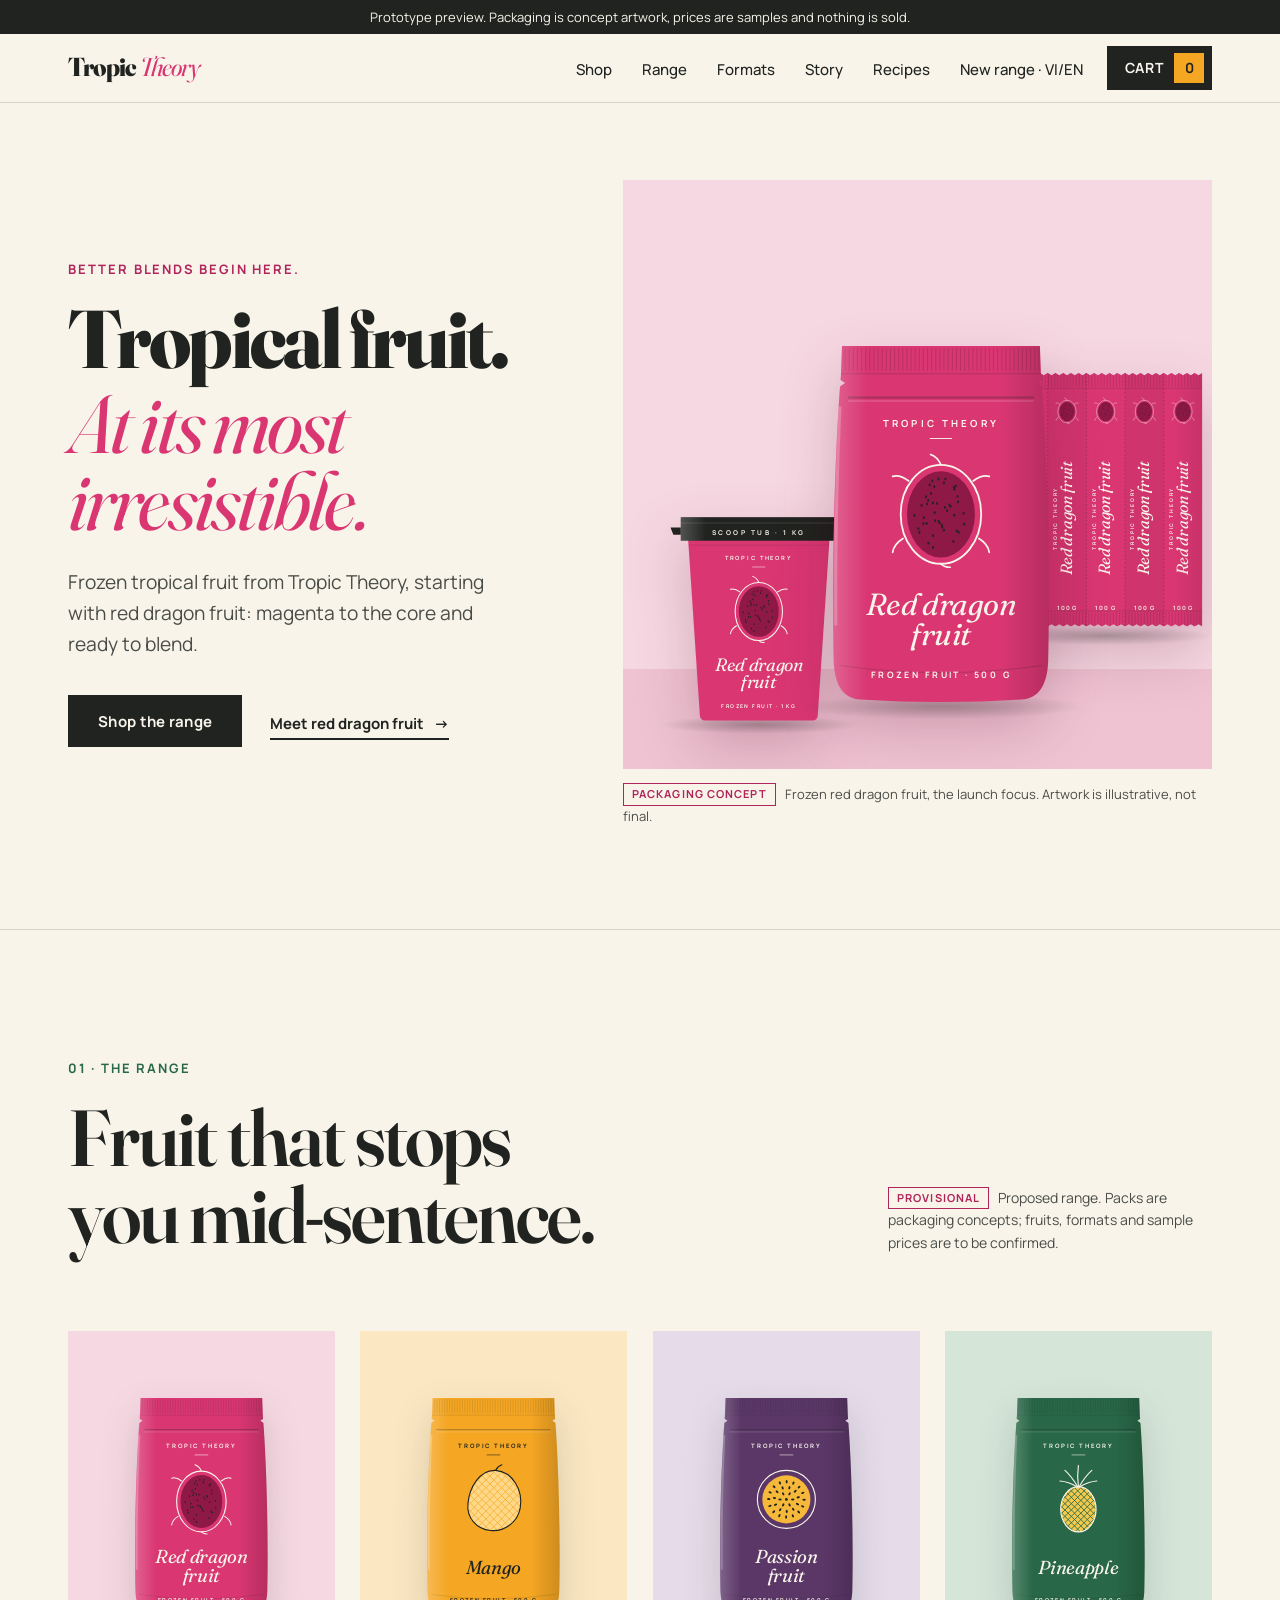
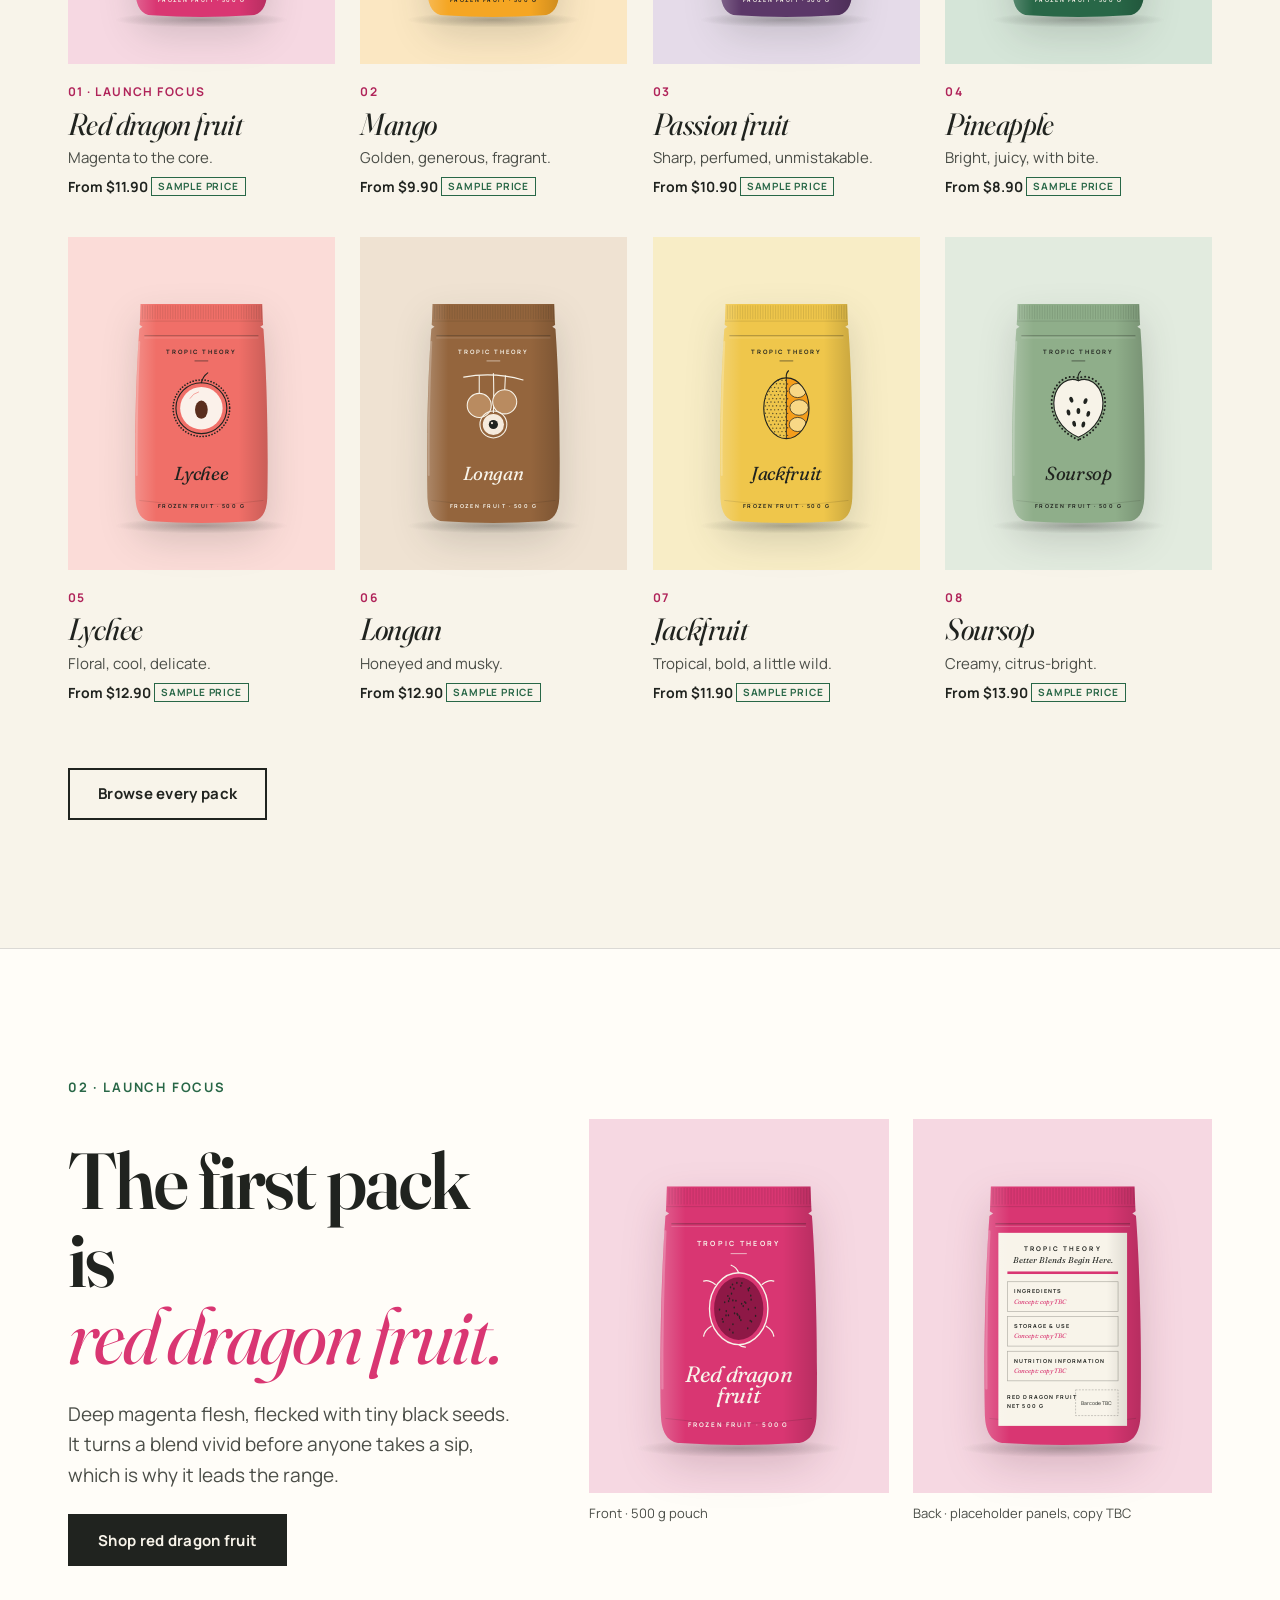
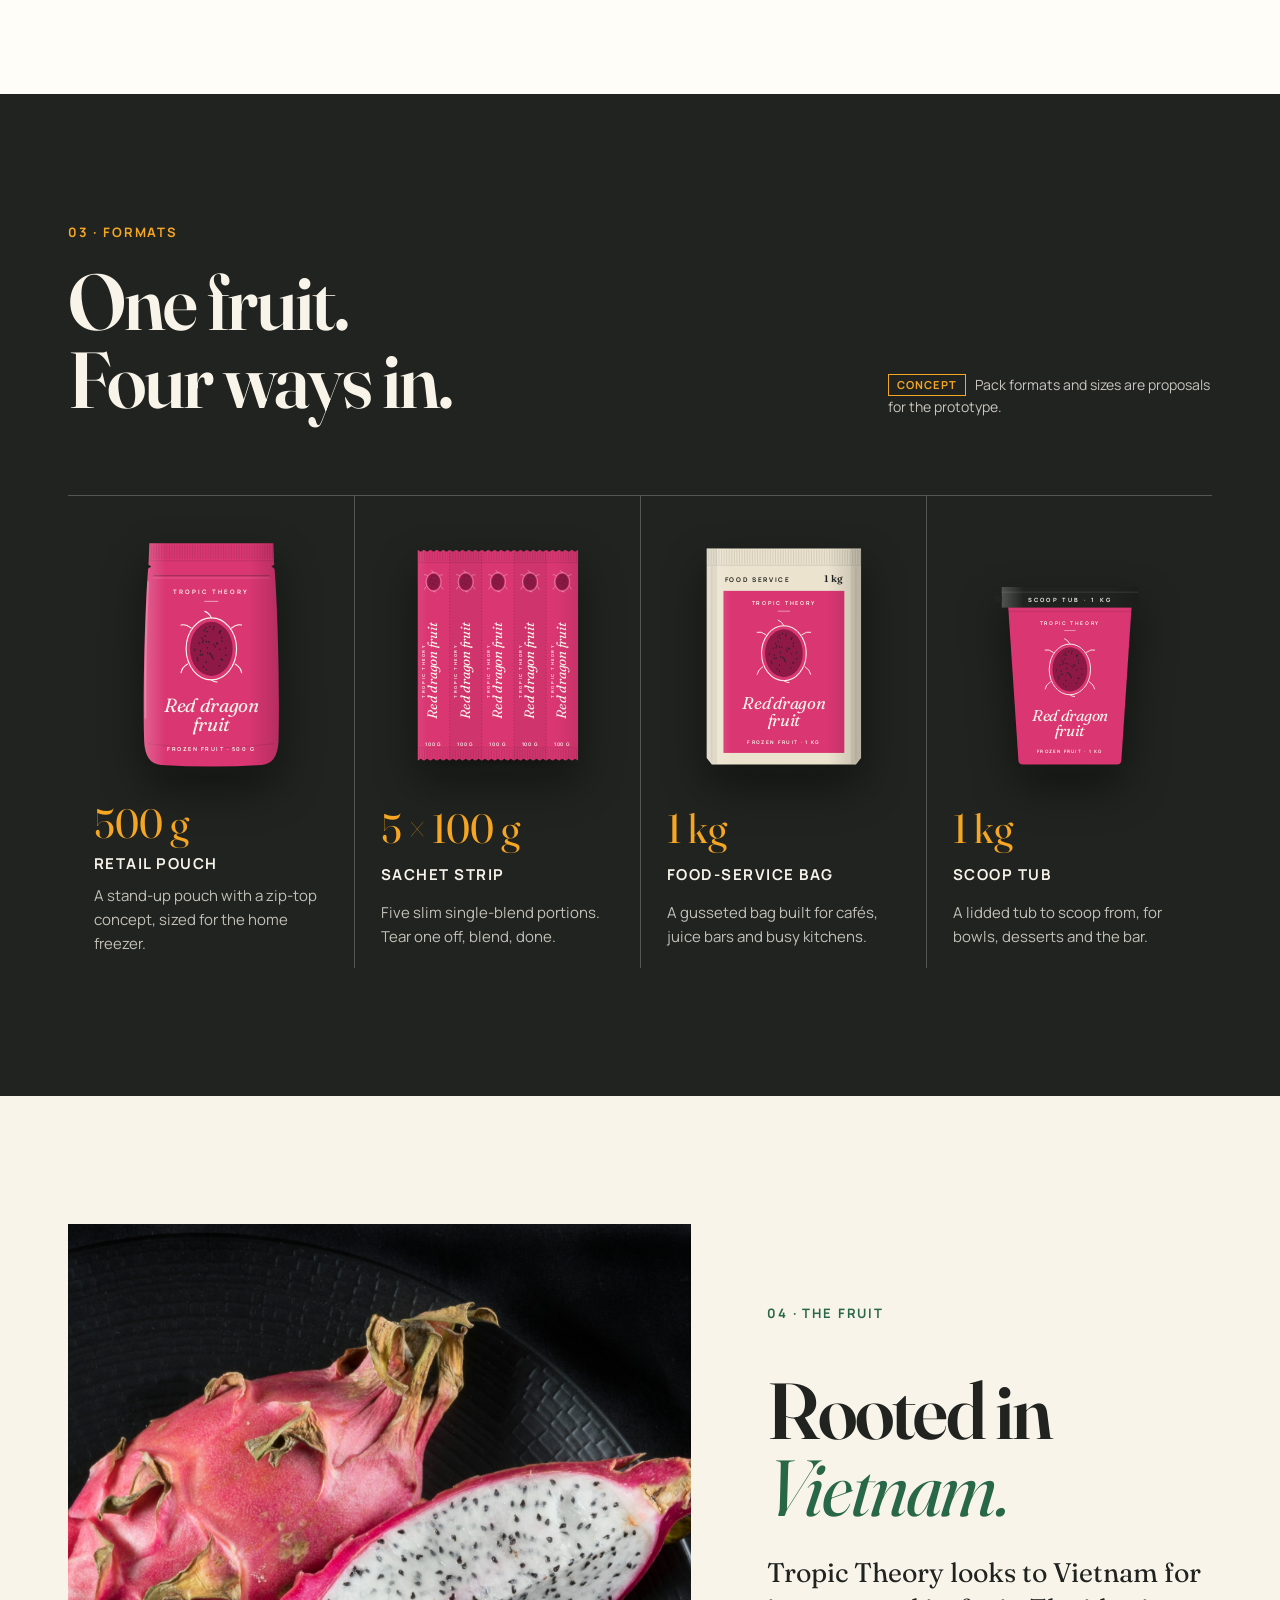
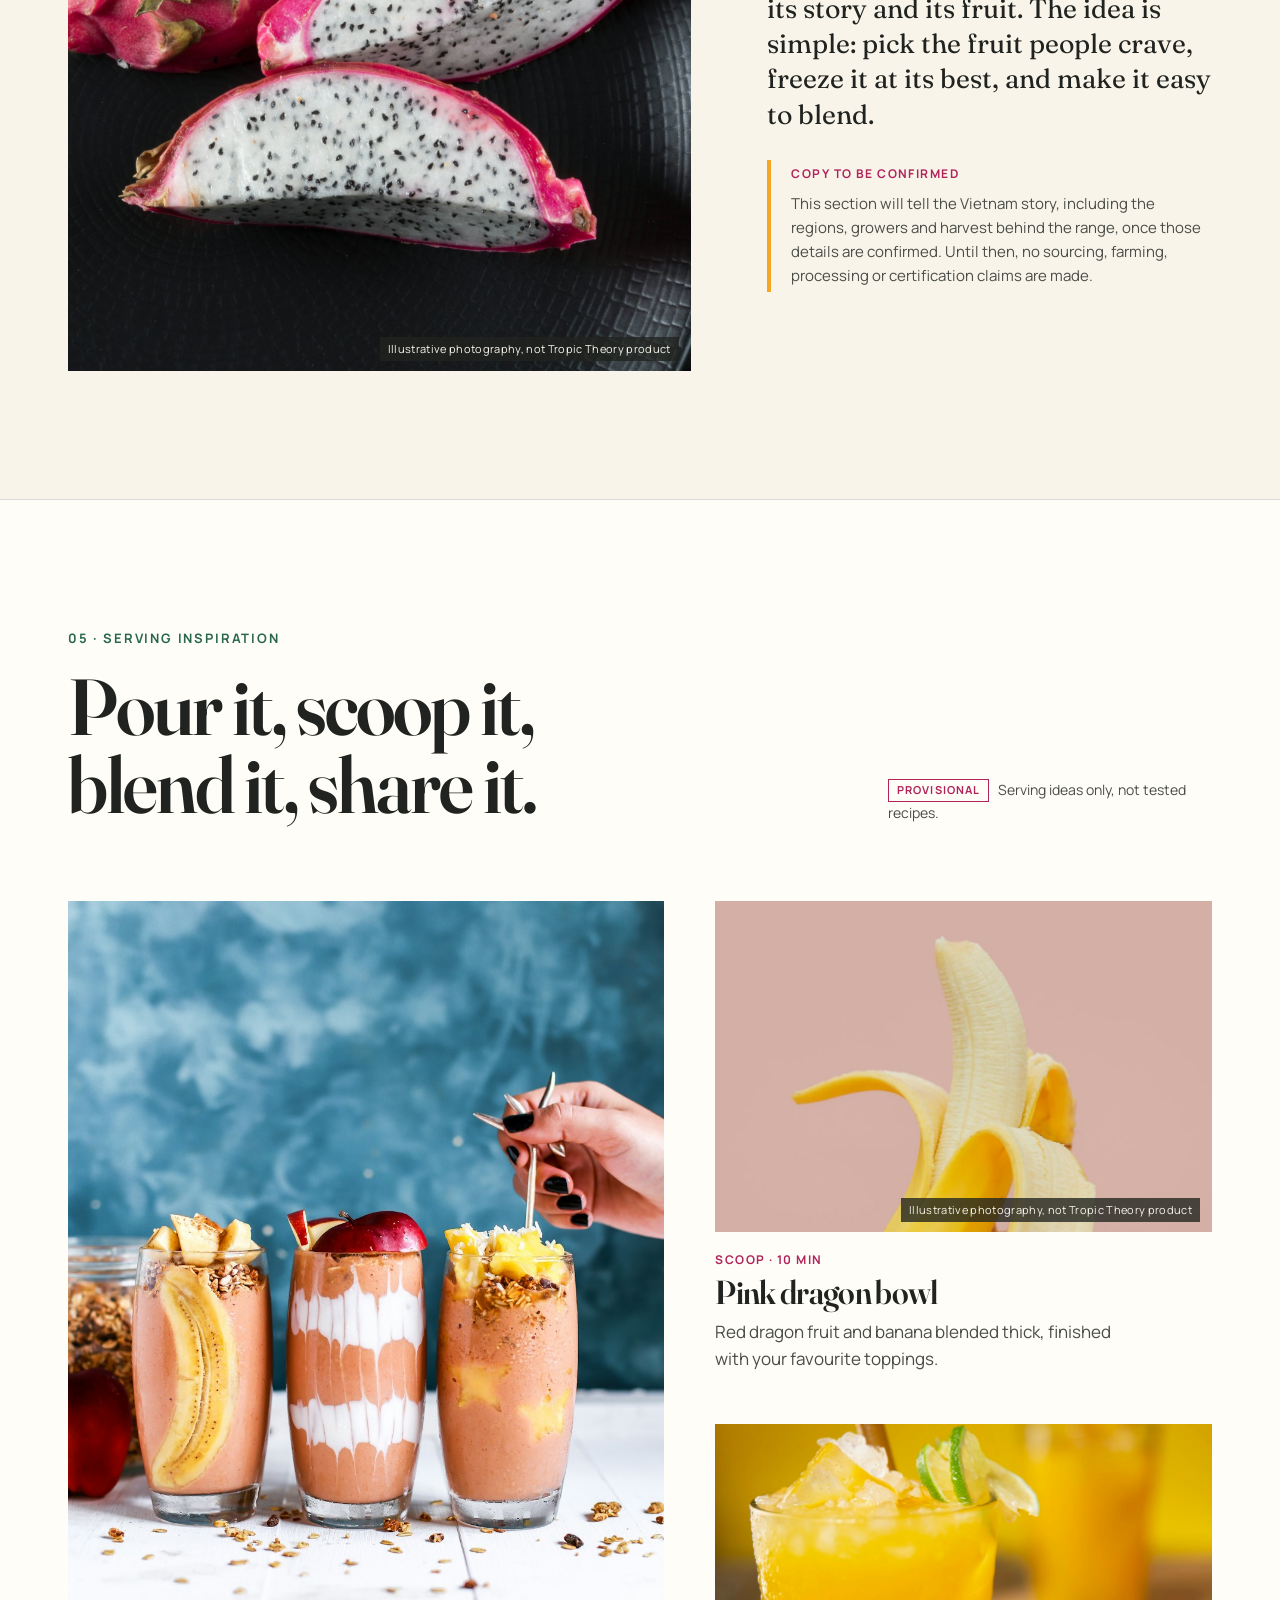
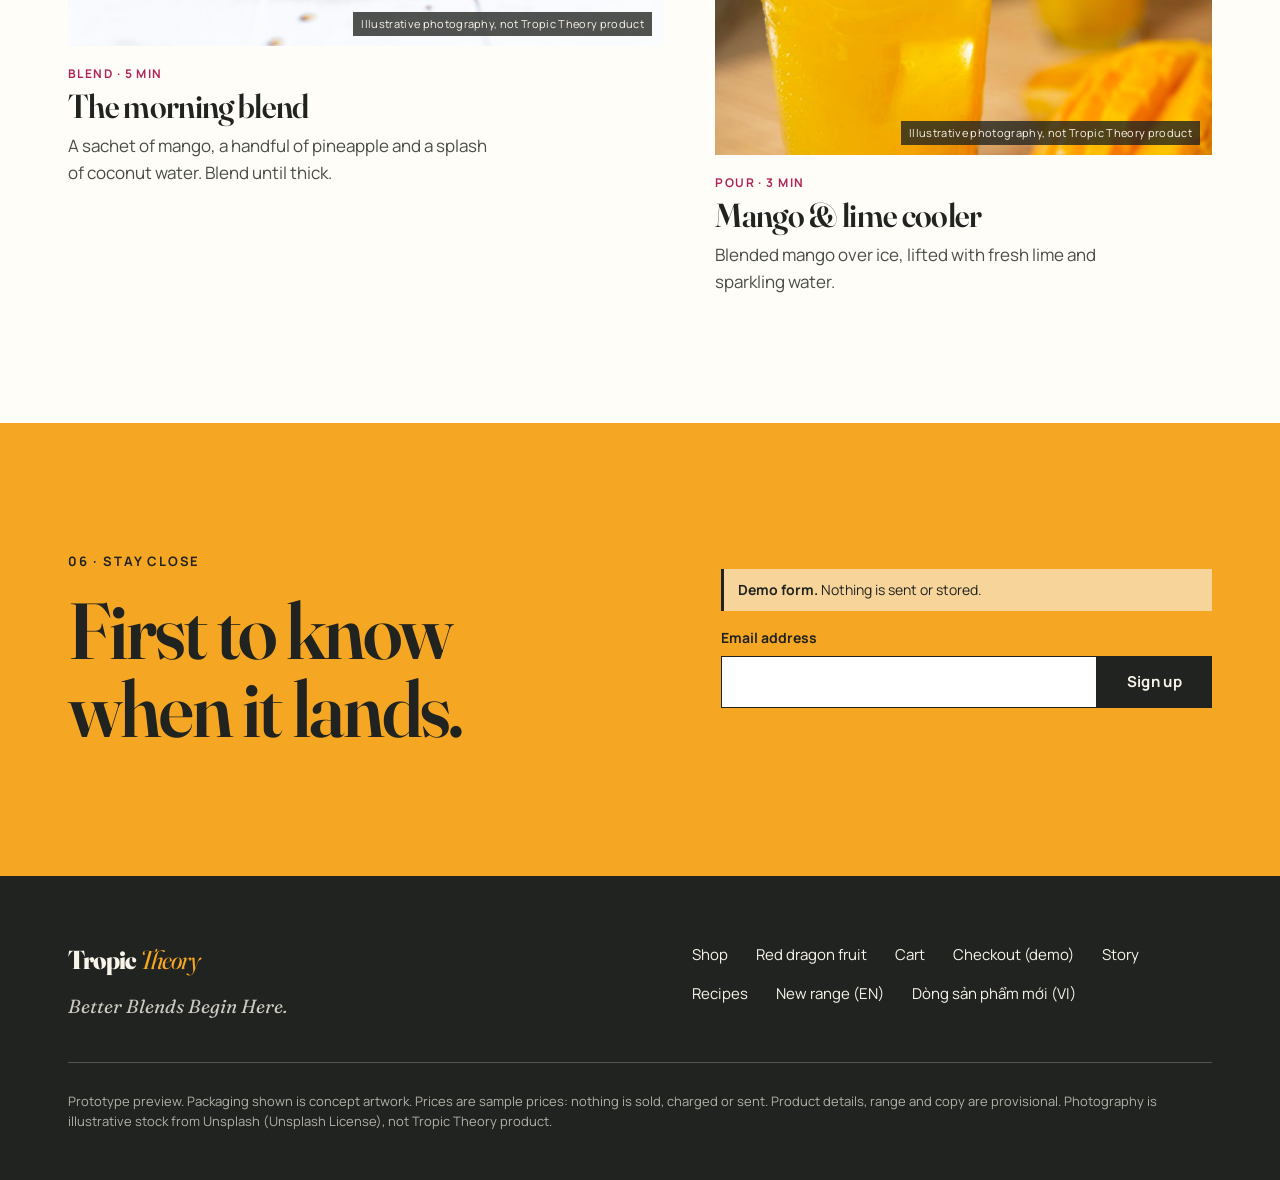
<file: index.html>
<!DOCTYPE html>
<html lang="en">
<head>
  <meta charset="utf-8">
  <meta name="viewport" content="width=device-width, initial-scale=1">
  <title>Tropic Theory | Tropical fruit. At its most irresistible.</title>
  <meta name="description" content="Tropic Theory frozen tropical fruit, starting with red dragon fruit. Explore the packaging concepts, formats and serving ideas. Prototype preview with sample prices.">
  <meta name="theme-color" content="#20231F">
  <meta property="og:type" content="website">
  <meta property="og:title" content="Tropic Theory | Tropical fruit. At its most irresistible.">
  <meta property="og:description" content="Frozen tropical fruit, starting with red dragon fruit. Better Blends Begin Here. Prototype preview.">
  <meta property="og:image" content="assets/img/hero-dragon-fruit.jpg">
  <link rel="icon" href="assets/img/favicon.svg" type="image/svg+xml">
  <link rel="preconnect" href="https://fonts.googleapis.com">
  <link rel="preconnect" href="https://fonts.gstatic.com" crossorigin>
  <link href="https://fonts.googleapis.com/css2?family=Fraunces:ital,opsz,wght@0,9..144,400;0,9..144,600;0,9..144,800;1,9..144,400;1,9..144,600&amp;family=Manrope:wght@400;500;700&amp;display=swap" rel="stylesheet">
  <link rel="stylesheet" href="assets/css/styles.css">
</head>
<body>
  <a class="skip-link" href="#main">Skip to content</a>

  <div class="prototype-bar" role="note">
    Prototype preview. Packaging is concept artwork, prices are samples and nothing is sold.
  </div>

  <header class="site-header">
    <div class="wrap site-header__inner">
      <a class="wordmark" href="index.html" aria-label="Tropic Theory home">Tropic <span>Theory</span></a>
      <nav id="site-nav" class="site-nav" aria-label="Primary" data-nav>
        <ul>
          <li><a href="shop.html">Shop</a></li>
          <li><a href="#range">Range</a></li>
          <li><a href="#formats">Formats</a></li>
          <li><a href="#story">Story</a></li>
          <li><a href="#recipes">Recipes</a></li>
          <li><a href="range.html">New range <span lang="vi">· VI/EN</span></a></li>
        </ul>
      </nav>
      <div class="site-header__tools">
        <a class="cart-btn" href="cart.html" data-cart-open aria-label="Cart, 0 items">Cart <span class="cart-btn__count" data-cart-count>0</span></a>
        <button class="nav-toggle" type="button" aria-expanded="false" aria-controls="site-nav" data-nav-toggle>
          <span class="nav-toggle__label">Menu</span>
        </button>
      </div>
    </div>
  </header>

  <main id="main">
    <!-- HERO: packaging-led -->
    <section class="hero" aria-labelledby="hero-title">
      <div class="wrap hero__grid">
        <div class="hero__copy">
          <p class="eyebrow">Better Blends Begin Here.</p>
          <h1 id="hero-title" class="hero__title">Tropical fruit. <em>At its most irresistible.</em></h1>
          <p class="hero__lede">Frozen tropical fruit from Tropic Theory, starting with red dragon fruit: magenta to the core and ready to blend.</p>
          <div class="hero__actions">
            <a class="btn btn--ink" href="shop.html">Shop the range</a>
            <a class="link-arrow" href="product.html?id=red-dragon-fruit">Meet red dragon fruit</a>
          </div>
        </div>
        <figure class="hero__packs">
          <div class="hero__stage">
            <div class="hero__pack hero__pack--sachet" data-pack="red-dragon-fruit:sachet-5x100:front"></div>
            <div class="hero__pack hero__pack--tub" data-pack="red-dragon-fruit:tub-1kg:front"></div>
            <div class="hero__pack hero__pack--main" data-pack="red-dragon-fruit:pouch-500:front"></div>
          </div>
          <figcaption class="concept-caption"><span class="tag">Packaging concept</span> Frozen red dragon fruit, the launch focus. Artwork is illustrative, not final.</figcaption>
        </figure>
      </div>
    </section>

    <!-- RANGE -->
    <section class="section range" id="range" aria-labelledby="range-title">
      <div class="wrap">
        <header class="section-head section-head--row">
          <div>
            <p class="eyebrow">01 · The range</p>
            <h2 id="range-title" class="section-title">Fruit that stops<br>you mid-sentence.</h2>
          </div>
          <p class="section-note"><span class="tag">Provisional</span> Proposed range. Packs are packaging concepts; fruits, formats and sample prices are to be confirmed.</p>
        </header>
        <ol class="range-grid" data-range></ol>
        <p class="range__more"><a class="btn btn--ghost-ink" href="shop.html">Browse every pack</a></p>
      </div>
    </section>

    <!-- LAUNCH SPOTLIGHT -->
    <section class="section launch" aria-labelledby="launch-title">
      <div class="wrap launch__grid">
        <div class="launch__copy">
          <p class="eyebrow">02 · Launch focus</p>
          <h2 id="launch-title" class="section-title">The first pack is<br><em>red dragon fruit.</em></h2>
          <p class="launch__lede">Deep magenta flesh, flecked with tiny black seeds. It turns a blend vivid before anyone takes a sip, which is why it leads the range.</p>
          <a class="btn btn--ink" href="product.html?id=red-dragon-fruit">Shop red dragon fruit</a>
        </div>
        <div class="launch__packs">
          <figure class="launch__view">
            <div class="launch__stage" data-pack="red-dragon-fruit:pouch-500:front"></div>
            <figcaption>Front · 500 g pouch</figcaption>
          </figure>
          <figure class="launch__view">
            <div class="launch__stage" data-pack="red-dragon-fruit:pouch-500:back"></div>
            <figcaption>Back · placeholder panels, copy TBC</figcaption>
          </figure>
        </div>
      </div>
    </section>

    <!-- FORMATS -->
    <section class="section formats" id="formats" aria-labelledby="formats-title">
      <div class="wrap">
        <header class="section-head section-head--row">
          <div>
            <p class="eyebrow eyebrow--light">03 · Formats</p>
            <h2 id="formats-title" class="section-title section-title--light">One fruit.<br>Four ways in.</h2>
          </div>
          <p class="section-note section-note--light"><span class="tag tag--light">Concept</span> Pack formats and sizes are proposals for the prototype.</p>
        </header>
        <ul class="format-grid">
          <li class="format">
            <a class="format__link" href="shop.html?format=pouch-500">
              <span class="format__stage" data-pack="red-dragon-fruit:pouch-500:front" data-pack-decorative></span>
              <span class="format__size">500 g</span>
              <span class="format__name">Retail pouch</span>
              <span class="format__use">A stand-up pouch with a zip-top concept, sized for the home freezer.</span>
            </a>
          </li>
          <li class="format">
            <a class="format__link" href="shop.html?format=sachet-5x100">
              <span class="format__stage" data-pack="red-dragon-fruit:sachet-5x100:front" data-pack-decorative></span>
              <span class="format__size">5 × 100 g</span>
              <span class="format__name">Sachet strip</span>
              <span class="format__use">Five slim single-blend portions. Tear one off, blend, done.</span>
            </a>
          </li>
          <li class="format">
            <a class="format__link" href="shop.html?format=bag-1kg">
              <span class="format__stage" data-pack="red-dragon-fruit:bag-1kg:front" data-pack-decorative></span>
              <span class="format__size">1 kg</span>
              <span class="format__name">Food-service bag</span>
              <span class="format__use">A gusseted bag built for cafés, juice bars and busy kitchens.</span>
            </a>
          </li>
          <li class="format">
            <a class="format__link" href="shop.html?format=tub-1kg">
              <span class="format__stage" data-pack="red-dragon-fruit:tub-1kg:front" data-pack-decorative></span>
              <span class="format__size">1 kg</span>
              <span class="format__name">Scoop tub</span>
              <span class="format__use">A lidded tub to scoop from, for bowls, desserts and the bar.</span>
            </a>
          </li>
        </ul>
      </div>
    </section>

    <!-- STORY / ORIGIN -->
    <section class="section story" id="story" aria-labelledby="story-title">
      <div class="wrap story__grid">
        <figure class="story__media">
          <img src="assets/img/hero-dragon-fruit.jpg" alt="Halved dragon fruit with white seeded flesh against magenta skin, on a dark plate" loading="lazy" width="2000" height="1333">
          <figcaption class="photo-credit">Illustrative photography, not Tropic Theory product</figcaption>
        </figure>
        <div class="story__body">
          <p class="eyebrow">04 · The fruit</p>
          <h2 id="story-title" class="section-title">Rooted in<br><em>Vietnam.</em></h2>
          <p class="story__lede">Tropic Theory looks to Vietnam for its story and its fruit. The idea is simple: pick the fruit people crave, freeze it at its best, and make it easy to blend.</p>
          <div class="placeholder-block" role="note">
            <p class="placeholder-block__label">Copy to be confirmed</p>
            <p>This section will tell the Vietnam story, including the regions, growers and harvest behind the range, once those details are confirmed. Until then, no sourcing, farming, processing or certification claims are made.</p>
          </div>
        </div>
      </div>
    </section>

    <!-- SERVING INSPIRATION -->
    <section class="section recipes" id="recipes" aria-labelledby="recipes-title">
      <div class="wrap">
        <header class="section-head section-head--row">
          <div>
            <p class="eyebrow">05 · Serving inspiration</p>
            <h2 id="recipes-title" class="section-title">Pour it, scoop it,<br>blend it, share it.</h2>
          </div>
          <p class="section-note"><span class="tag">Provisional</span> Serving ideas only, not tested recipes.</p>
        </header>
        <div class="recipe-grid">
          <article class="recipe recipe--tall">
            <figure class="recipe__media">
              <img src="assets/img/smoothies.jpg" alt="Three tall smoothies in glasses topped with fresh fruit, against a blue backdrop" loading="lazy" width="1000" height="667">
              <figcaption class="photo-credit">Illustrative photography, not Tropic Theory product</figcaption>
            </figure>
            <div class="recipe__body">
              <p class="recipe__meta">Blend · 5 min</p>
              <h3 class="recipe__title">The morning blend</h3>
              <p>A sachet of mango, a handful of pineapple and a splash of coconut water. Blend until thick.</p>
            </div>
          </article>
          <article class="recipe">
            <figure class="recipe__media">
              <img src="assets/img/banana.jpg" alt="A half-peeled banana against a soft pink background" loading="lazy" width="1000" height="667">
              <figcaption class="photo-credit">Illustrative photography, not Tropic Theory product</figcaption>
            </figure>
            <div class="recipe__body">
              <p class="recipe__meta">Scoop · 10 min</p>
              <h3 class="recipe__title">Pink dragon bowl</h3>
              <p>Red dragon fruit and banana blended thick, finished with your favourite toppings.</p>
            </div>
          </article>
          <article class="recipe">
            <figure class="recipe__media">
              <img src="assets/img/mango-drink.jpg" alt="A tall glass of iced golden mango drink with a lime wedge, mango slices beside it" loading="lazy" width="1000" height="667">
              <figcaption class="photo-credit">Illustrative photography, not Tropic Theory product</figcaption>
            </figure>
            <div class="recipe__body">
              <p class="recipe__meta">Pour · 3 min</p>
              <h3 class="recipe__title">Mango &amp; lime cooler</h3>
              <p>Blended mango over ice, lifted with fresh lime and sparkling water.</p>
            </div>
          </article>
        </div>
      </div>
    </section>

    <!-- NEWSLETTER (demo) -->
    <section class="section newsletter" id="newsletter" aria-labelledby="newsletter-title">
      <div class="wrap newsletter__grid">
        <div>
          <p class="eyebrow eyebrow--ink">06 · Stay close</p>
          <h2 id="newsletter-title" class="section-title">First to know<br>when it lands.</h2>
        </div>
        <form class="newsletter__form" data-newsletter novalidate>
          <p class="form-notice" role="note"><strong>Demo form.</strong> Nothing is sent or stored.</p>
          <div class="field">
            <label for="nl-email">Email address</label>
            <div class="newsletter__row">
              <input id="nl-email" name="email" type="email" autocomplete="email" required>
              <button class="btn btn--ink" type="submit">Sign up</button>
            </div>
          </div>
          <p class="form-status" role="status" aria-live="polite" data-form-status></p>
        </form>
      </div>
    </section>
  </main>

  <footer class="site-footer">
    <div class="wrap site-footer__grid">
      <div>
        <a class="wordmark wordmark--light" href="index.html">Tropic <span>Theory</span></a>
        <p class="site-footer__tag">Better Blends Begin Here.</p>
      </div>
      <nav aria-label="Footer">
        <ul class="site-footer__links">
          <li><a href="shop.html">Shop</a></li>
          <li><a href="product.html?id=red-dragon-fruit">Red dragon fruit</a></li>
          <li><a href="cart.html">Cart</a></li>
          <li><a href="checkout.html">Checkout (demo)</a></li>
          <li><a href="index.html#story">Story</a></li>
          <li><a href="index.html#recipes">Recipes</a></li>
          <li><a href="range.html">New range (EN)</a></li>
          <li><a href="range-vi.html" hreflang="vi" lang="vi">Dòng sản phẩm mới (VI)</a></li>
        </ul>
      </nav>
      <p class="site-footer__small">
        Prototype preview. Packaging shown is concept artwork. Prices are sample prices: nothing is sold, charged or sent.
        Product details, range and copy are provisional. Photography is illustrative stock from Unsplash (Unsplash License), not Tropic Theory product.
      </p>
    </div>
  </footer>

  <script src="assets/js/products.js" defer></script>
  <script src="assets/js/packs.js" defer></script>
  <script src="assets/js/cart.js" defer></script>
  <script src="assets/js/main.js" defer></script>
</body>
</html>
</file>
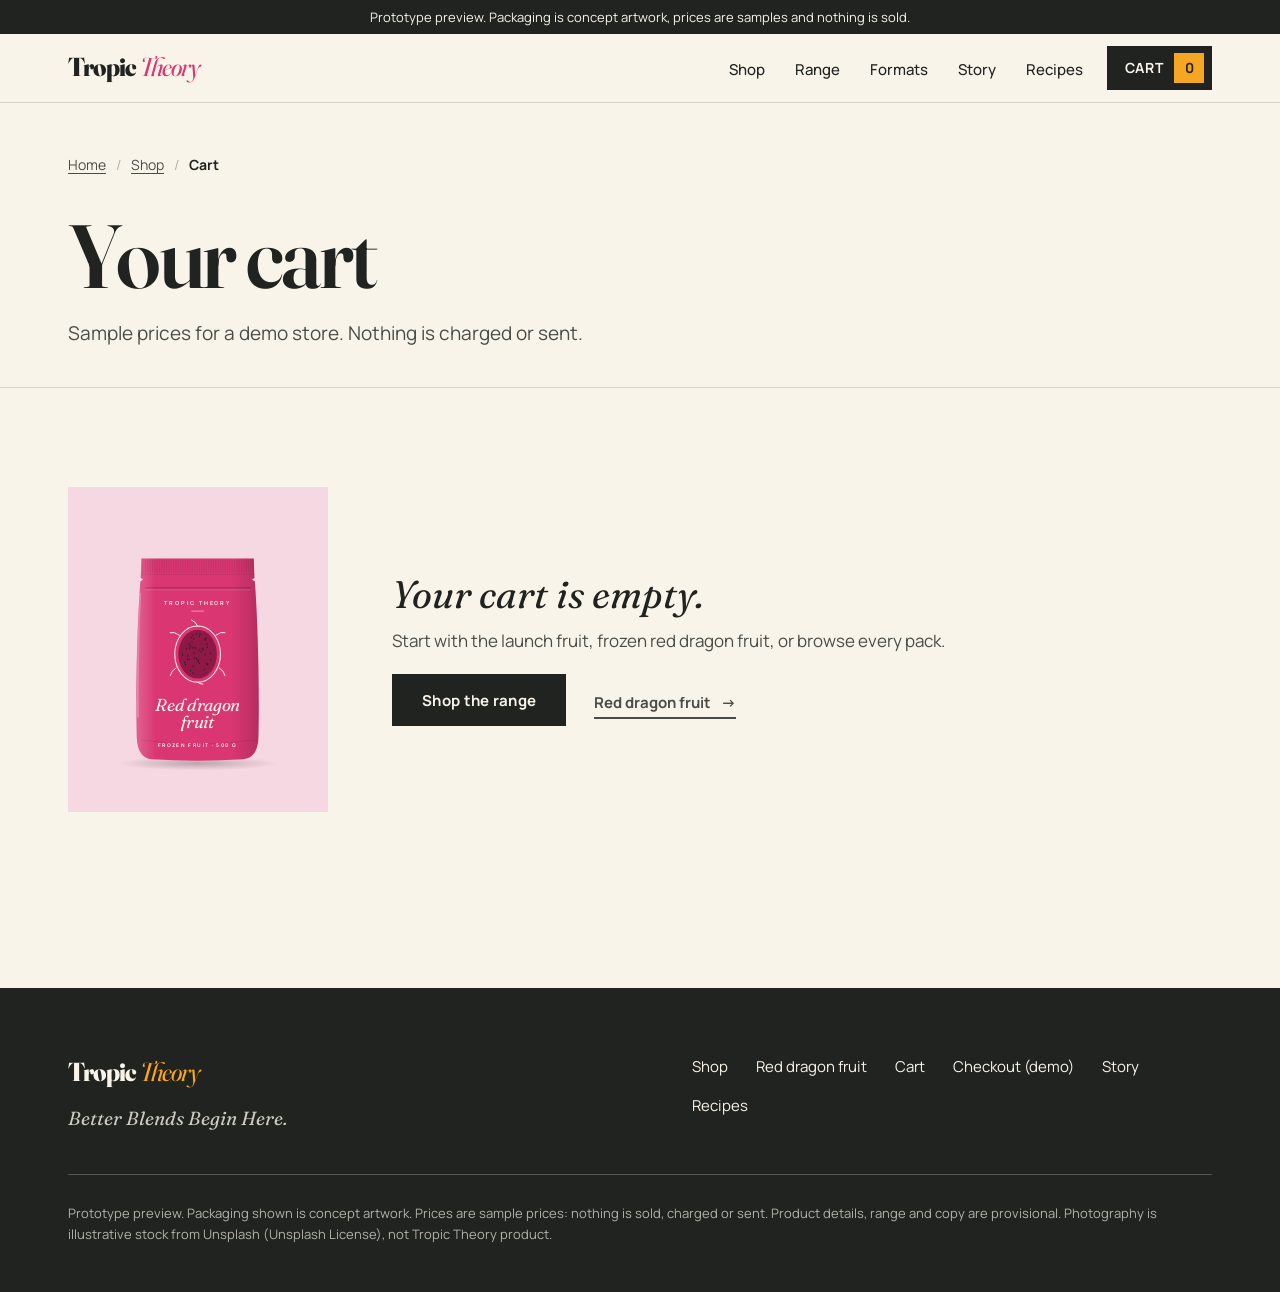
<file: cart.html>
<!DOCTYPE html>
<html lang="en">
<head>
  <meta charset="utf-8">
  <meta name="viewport" content="width=device-width, initial-scale=1">
  <title>Your cart | Tropic Theory</title>
  <meta name="description" content="Review the items in your Tropic Theory demo cart. Sample prices only; nothing is charged.">
  <meta name="theme-color" content="#20231F">
  <meta property="og:type" content="website">
  <meta property="og:title" content="Your cart | Tropic Theory">
  <meta property="og:description" content="Review the items in your Tropic Theory demo cart. Sample prices only; nothing is charged.">
  <meta property="og:image" content="assets/img/hero-dragon-fruit.jpg">
  <link rel="icon" href="assets/img/favicon.svg" type="image/svg+xml">
  <link rel="preconnect" href="https://fonts.googleapis.com">
  <link rel="preconnect" href="https://fonts.gstatic.com" crossorigin>
  <link href="https://fonts.googleapis.com/css2?family=Fraunces:ital,opsz,wght@0,9..144,400;0,9..144,600;0,9..144,800;1,9..144,400;1,9..144,600&amp;family=Manrope:wght@400;500;700&amp;display=swap" rel="stylesheet">
  <link rel="stylesheet" href="assets/css/styles.css">
</head>
<body>
  <a class="skip-link" href="#main">Skip to content</a>

  <div class="prototype-bar" role="note">
    Prototype preview. Packaging is concept artwork, prices are samples and nothing is sold.
  </div>

  <header class="site-header">
    <div class="wrap site-header__inner">
      <a class="wordmark" href="index.html" aria-label="Tropic Theory home">Tropic <span>Theory</span></a>
      <nav id="site-nav" class="site-nav" aria-label="Primary" data-nav>
        <ul>
          <li><a href="shop.html">Shop</a></li>
          <li><a href="index.html#range">Range</a></li>
          <li><a href="index.html#formats">Formats</a></li>
          <li><a href="index.html#story">Story</a></li>
          <li><a href="index.html#recipes">Recipes</a></li>
        </ul>
      </nav>
      <div class="site-header__tools">
        <a class="cart-btn" href="cart.html" data-cart-open aria-label="Cart, 0 items">Cart <span class="cart-btn__count" data-cart-count>0</span></a>
        <button class="nav-toggle" type="button" aria-expanded="false" aria-controls="site-nav" data-nav-toggle>
          <span class="nav-toggle__label">Menu</span>
        </button>
      </div>
    </div>
  </header>

  <main id="main">
    <section class="page-head" aria-labelledby="page-title">
      <div class="wrap">
        <nav class="crumbs" aria-label="Breadcrumb">
          <ol>
            <li><a href="index.html">Home</a></li>
            <li><a href="shop.html">Shop</a></li>
            <li><span aria-current="page">Cart</span></li>
          </ol>
        </nav>
        <h1 id="page-title" class="page-title">Your cart</h1>
        <p class="page-lede">Sample prices for a demo store. Nothing is charged or sent.</p>
      </div>
    </section>

    <section class="section section--tight" aria-label="Cart contents">
      <div class="wrap cart-page" data-cart-full hidden>
        <ul class="lines" data-cart-lines></ul>
        <aside class="summary" aria-labelledby="summary-title">
          <h2 id="summary-title" class="summary__title">Summary</h2>
          <div class="summary-row"><span>Items</span><span data-cart-items>0</span></div>
          <div class="summary-row"><span>Delivery</span><span>Chosen at checkout</span></div>
          <div class="summary-row summary-row--total"><span>Subtotal</span><span data-cart-subtotal>$0.00</span></div>
          <p class="fine">Sample prices. Demo only, nothing is charged.</p>
          <a class="btn btn--ink btn--block" href="checkout.html">Checkout (demo)</a>
          <a class="link-arrow" href="shop.html">Keep shopping</a>
        </aside>
      </div>
      <div class="wrap" data-cart-empty hidden>
        <div class="empty empty--page">
          <div class="empty__art" data-pack="red-dragon-fruit:pouch-500:front" data-pack-decorative></div>
          <div>
            <p class="empty__title">Your cart is empty.</p>
            <p>Start with the launch fruit, frozen red dragon fruit, or browse every pack.</p>
            <div class="empty__actions">
              <a class="btn btn--ink" href="shop.html">Shop the range</a>
              <a class="link-arrow" href="product.html?id=red-dragon-fruit">Red dragon fruit</a>
            </div>
          </div>
        </div>
      </div>
      <noscript><div class="wrap"><p class="empty">The cart needs JavaScript in this prototype.</p></div></noscript>
    </section>
  </main>

  <footer class="site-footer">
    <div class="wrap site-footer__grid">
      <div>
        <a class="wordmark wordmark--light" href="index.html">Tropic <span>Theory</span></a>
        <p class="site-footer__tag">Better Blends Begin Here.</p>
      </div>
      <nav aria-label="Footer">
        <ul class="site-footer__links">
          <li><a href="shop.html">Shop</a></li>
          <li><a href="product.html?id=red-dragon-fruit">Red dragon fruit</a></li>
          <li><a href="cart.html">Cart</a></li>
          <li><a href="checkout.html">Checkout (demo)</a></li>
          <li><a href="index.html#story">Story</a></li>
          <li><a href="index.html#recipes">Recipes</a></li>
        </ul>
      </nav>
      <p class="site-footer__small">
        Prototype preview. Packaging shown is concept artwork. Prices are sample prices: nothing is sold, charged or sent.
        Product details, range and copy are provisional. Photography is illustrative stock from Unsplash (Unsplash License), not Tropic Theory product.
      </p>
    </div>
  </footer>

  <script src="assets/js/products.js" defer></script>
  <script src="assets/js/packs.js" defer></script>
  <script src="assets/js/cart.js" defer></script>
  <script src="assets/js/main.js" defer></script>
  <script src="assets/js/cart-page.js" defer></script>
</body>
</html>
</file>
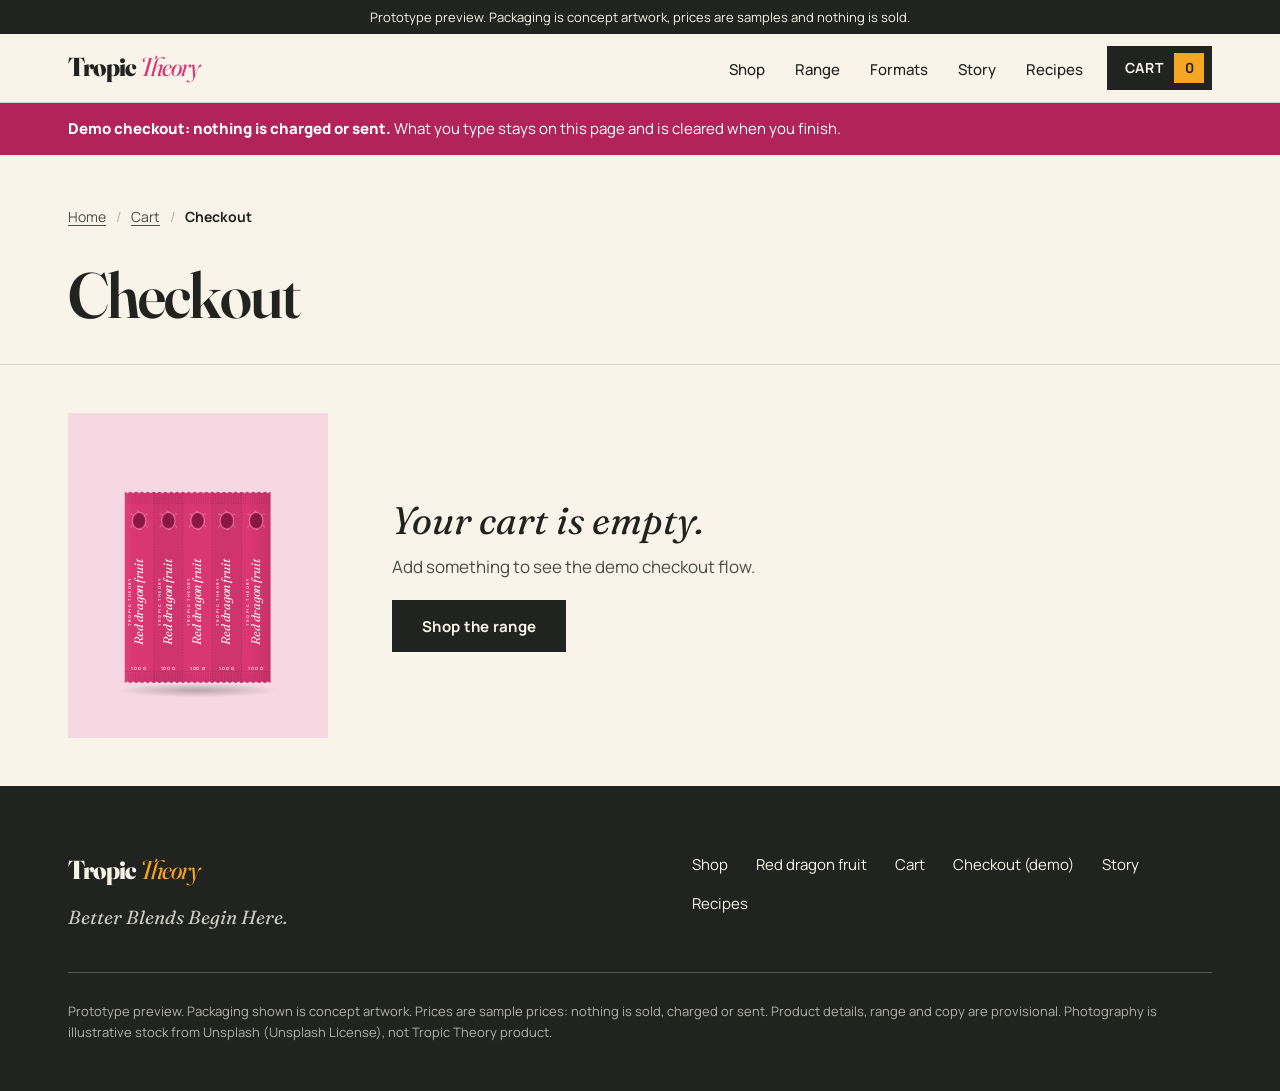
<file: checkout.html>
<!DOCTYPE html>
<html lang="en">
<head>
  <meta charset="utf-8">
  <meta name="viewport" content="width=device-width, initial-scale=1">
  <title>Demo checkout | Tropic Theory</title>
  <meta name="description" content="A demonstration of the Tropic Theory checkout flow. Nothing is charged, sent or stored.">
  <meta name="theme-color" content="#20231F">
  <meta property="og:type" content="website">
  <meta property="og:title" content="Demo checkout | Tropic Theory">
  <meta property="og:description" content="A demonstration of the Tropic Theory checkout flow. Nothing is charged, sent or stored.">
  <meta property="og:image" content="assets/img/hero-dragon-fruit.jpg">
  <link rel="icon" href="assets/img/favicon.svg" type="image/svg+xml">
  <link rel="preconnect" href="https://fonts.googleapis.com">
  <link rel="preconnect" href="https://fonts.gstatic.com" crossorigin>
  <link href="https://fonts.googleapis.com/css2?family=Fraunces:ital,opsz,wght@0,9..144,400;0,9..144,600;0,9..144,800;1,9..144,400;1,9..144,600&amp;family=Manrope:wght@400;500;700&amp;display=swap" rel="stylesheet">
  <link rel="stylesheet" href="assets/css/styles.css">
</head>
<body>
  <a class="skip-link" href="#main">Skip to content</a>

  <div class="prototype-bar" role="note">
    Prototype preview. Packaging is concept artwork, prices are samples and nothing is sold.
  </div>

  <header class="site-header">
    <div class="wrap site-header__inner">
      <a class="wordmark" href="index.html" aria-label="Tropic Theory home">Tropic <span>Theory</span></a>
      <nav id="site-nav" class="site-nav" aria-label="Primary" data-nav>
        <ul>
          <li><a href="shop.html">Shop</a></li>
          <li><a href="index.html#range">Range</a></li>
          <li><a href="index.html#formats">Formats</a></li>
          <li><a href="index.html#story">Story</a></li>
          <li><a href="index.html#recipes">Recipes</a></li>
        </ul>
      </nav>
      <div class="site-header__tools">
        <a class="cart-btn" href="cart.html" data-cart-open aria-label="Cart, 0 items">Cart <span class="cart-btn__count" data-cart-count>0</span></a>
        <button class="nav-toggle" type="button" aria-expanded="false" aria-controls="site-nav" data-nav-toggle>
          <span class="nav-toggle__label">Menu</span>
        </button>
      </div>
    </div>
  </header>

  <main id="main">
    <div class="demo-banner" role="note">
      <div class="wrap"><strong>Demo checkout: nothing is charged or sent.</strong> What you type stays on this page and is cleared when you finish.</div>
    </div>

    <section class="page-head page-head--slim" aria-labelledby="page-title">
      <div class="wrap">
        <nav class="crumbs" aria-label="Breadcrumb">
          <ol>
            <li><a href="index.html">Home</a></li>
            <li><a href="cart.html">Cart</a></li>
            <li><span aria-current="page">Checkout</span></li>
          </ol>
        </nav>
        <h1 id="page-title" class="page-title" tabindex="-1">Checkout</h1>
      </div>
    </section>

    <div class="wrap checkout" data-checkout hidden>
      <div class="checkout__main">
        <h2 class="visually-hidden">Checkout progress</h2>
        <ol class="steps">
          <li class="steps__item" data-step-tab="contact"><span class="steps__num">1</span> Contact</li>
          <li class="steps__item" data-step-tab="delivery"><span class="steps__num">2</span> Delivery</li>
          <li class="steps__item" data-step-tab="payment"><span class="steps__num">3</span> Payment</li>
          <li class="steps__item" data-step-tab="review"><span class="steps__num">4</span> Review</li>
        </ol>

        <form class="checkout__form" data-checkout-form novalidate>
          <fieldset class="step" data-step="contact">
            <legend class="step__title">Contact</legend>
            <div class="field">
              <label for="c-email">Email</label>
              <input id="c-email" name="email" type="email" autocomplete="email" required aria-describedby="c-email-err">
              <p class="field__error" id="c-email-err" data-error-for="c-email"></p>
            </div>
            <div class="field">
              <label for="c-phone">Phone <span class="optional">(optional)</span></label>
              <input id="c-phone" name="phone" type="tel" autocomplete="tel">
            </div>
            <div class="step__nav">
              <button class="btn btn--ink" type="button" data-next>Continue to delivery</button>
            </div>
          </fieldset>

          <fieldset class="step" data-step="delivery" hidden>
            <legend class="step__title">Delivery</legend>
            <div class="field-grid">
              <div class="field">
                <label for="d-first">First name</label>
                <input id="d-first" name="first" type="text" autocomplete="given-name" required aria-describedby="d-first-err">
                <p class="field__error" id="d-first-err" data-error-for="d-first"></p>
              </div>
              <div class="field">
                <label for="d-last">Last name</label>
                <input id="d-last" name="last" type="text" autocomplete="family-name" required aria-describedby="d-last-err">
                <p class="field__error" id="d-last-err" data-error-for="d-last"></p>
              </div>
              <div class="field field--full">
                <label for="d-address">Address</label>
                <input id="d-address" name="address" type="text" autocomplete="address-line1" required aria-describedby="d-address-err">
                <p class="field__error" id="d-address-err" data-error-for="d-address"></p>
              </div>
              <div class="field">
                <label for="d-city">City</label>
                <input id="d-city" name="city" type="text" autocomplete="address-level2" required aria-describedby="d-city-err">
                <p class="field__error" id="d-city-err" data-error-for="d-city"></p>
              </div>
              <div class="field">
                <label for="d-postcode">Postcode</label>
                <input id="d-postcode" name="postcode" type="text" autocomplete="postal-code" required aria-describedby="d-postcode-err">
                <p class="field__error" id="d-postcode-err" data-error-for="d-postcode"></p>
              </div>
            </div>
            <fieldset class="choice-group">
              <legend class="choice-group__legend">Delivery option <span class="sample">Sample options</span></legend>
              <label class="choice">
                <input type="radio" name="delivery" value="standard" checked>
                <span class="choice__text"><span class="choice__name">Standard delivery</span><span class="choice__note">Sample option for the demo</span></span>
                <span class="choice__price">$6.90</span>
              </label>
              <label class="choice">
                <input type="radio" name="delivery" value="express">
                <span class="choice__text"><span class="choice__name">Express delivery</span><span class="choice__note">Sample option for the demo</span></span>
                <span class="choice__price">$14.90</span>
              </label>
            </fieldset>
            <div class="step__nav">
              <button class="btn btn--ghost-ink" type="button" data-back>Back</button>
              <button class="btn btn--ink" type="button" data-next>Continue to payment</button>
            </div>
          </fieldset>

          <fieldset class="step" data-step="payment" hidden>
            <legend class="step__title">Payment</legend>
            <div class="mock-card">
              <div class="field">
                <label for="p-card">Card details</label>
                <input id="p-card" type="text" value="Card entry is switched off in this demo" disabled aria-describedby="p-note">
              </div>
              <p class="mock-card__note" id="p-note">No payment details are collected here. In a live store, a payment provider's secure card field would sit in this space.</p>
            </div>
            <div class="step__nav">
              <button class="btn btn--ghost-ink" type="button" data-back>Back</button>
              <button class="btn btn--ink" type="button" data-next>Review order</button>
            </div>
          </fieldset>

          <fieldset class="step" data-step="review" hidden>
            <legend class="step__title">Review</legend>
            <div class="review" data-review></div>
            <div class="step__nav">
              <button class="btn btn--ghost-ink" type="button" data-back>Back</button>
              <button class="btn btn--ink" type="submit">Place demo order</button>
            </div>
            <p class="fine">Placing a demo order charges nothing and sends nothing. It clears your cart.</p>
          </fieldset>
        </form>
      </div>

      <aside class="summary summary--checkout" aria-labelledby="co-summary-title">
        <h2 id="co-summary-title" class="summary__title">Order summary</h2>
        <ul class="mini-lines" data-co-lines></ul>
        <div class="summary-row"><span>Subtotal</span><span data-co-subtotal>$0.00</span></div>
        <div class="summary-row"><span>Delivery <span class="sample">Sample</span></span><span data-co-delivery>$0.00</span></div>
        <div class="summary-row summary-row--total"><span>Total</span><span data-co-total>$0.00</span></div>
        <p class="fine">Sample prices. Demo only, nothing is charged.</p>
      </aside>
    </div>

    <div class="wrap" data-checkout-empty hidden></div>
    <div class="wrap" data-confirmation hidden></div>
    <noscript><div class="wrap"><p class="empty">The demo checkout needs JavaScript.</p></div></noscript>
  </main>

  <footer class="site-footer">
    <div class="wrap site-footer__grid">
      <div>
        <a class="wordmark wordmark--light" href="index.html">Tropic <span>Theory</span></a>
        <p class="site-footer__tag">Better Blends Begin Here.</p>
      </div>
      <nav aria-label="Footer">
        <ul class="site-footer__links">
          <li><a href="shop.html">Shop</a></li>
          <li><a href="product.html?id=red-dragon-fruit">Red dragon fruit</a></li>
          <li><a href="cart.html">Cart</a></li>
          <li><a href="checkout.html">Checkout (demo)</a></li>
          <li><a href="index.html#story">Story</a></li>
          <li><a href="index.html#recipes">Recipes</a></li>
        </ul>
      </nav>
      <p class="site-footer__small">
        Prototype preview. Packaging shown is concept artwork. Prices are sample prices: nothing is sold, charged or sent.
        Product details, range and copy are provisional. Photography is illustrative stock from Unsplash (Unsplash License), not Tropic Theory product.
      </p>
    </div>
  </footer>

  <script src="assets/js/products.js" defer></script>
  <script src="assets/js/packs.js" defer></script>
  <script src="assets/js/cart.js" defer></script>
  <script src="assets/js/main.js" defer></script>
  <script src="assets/js/checkout.js" defer></script>
</body>
</html>
</file>
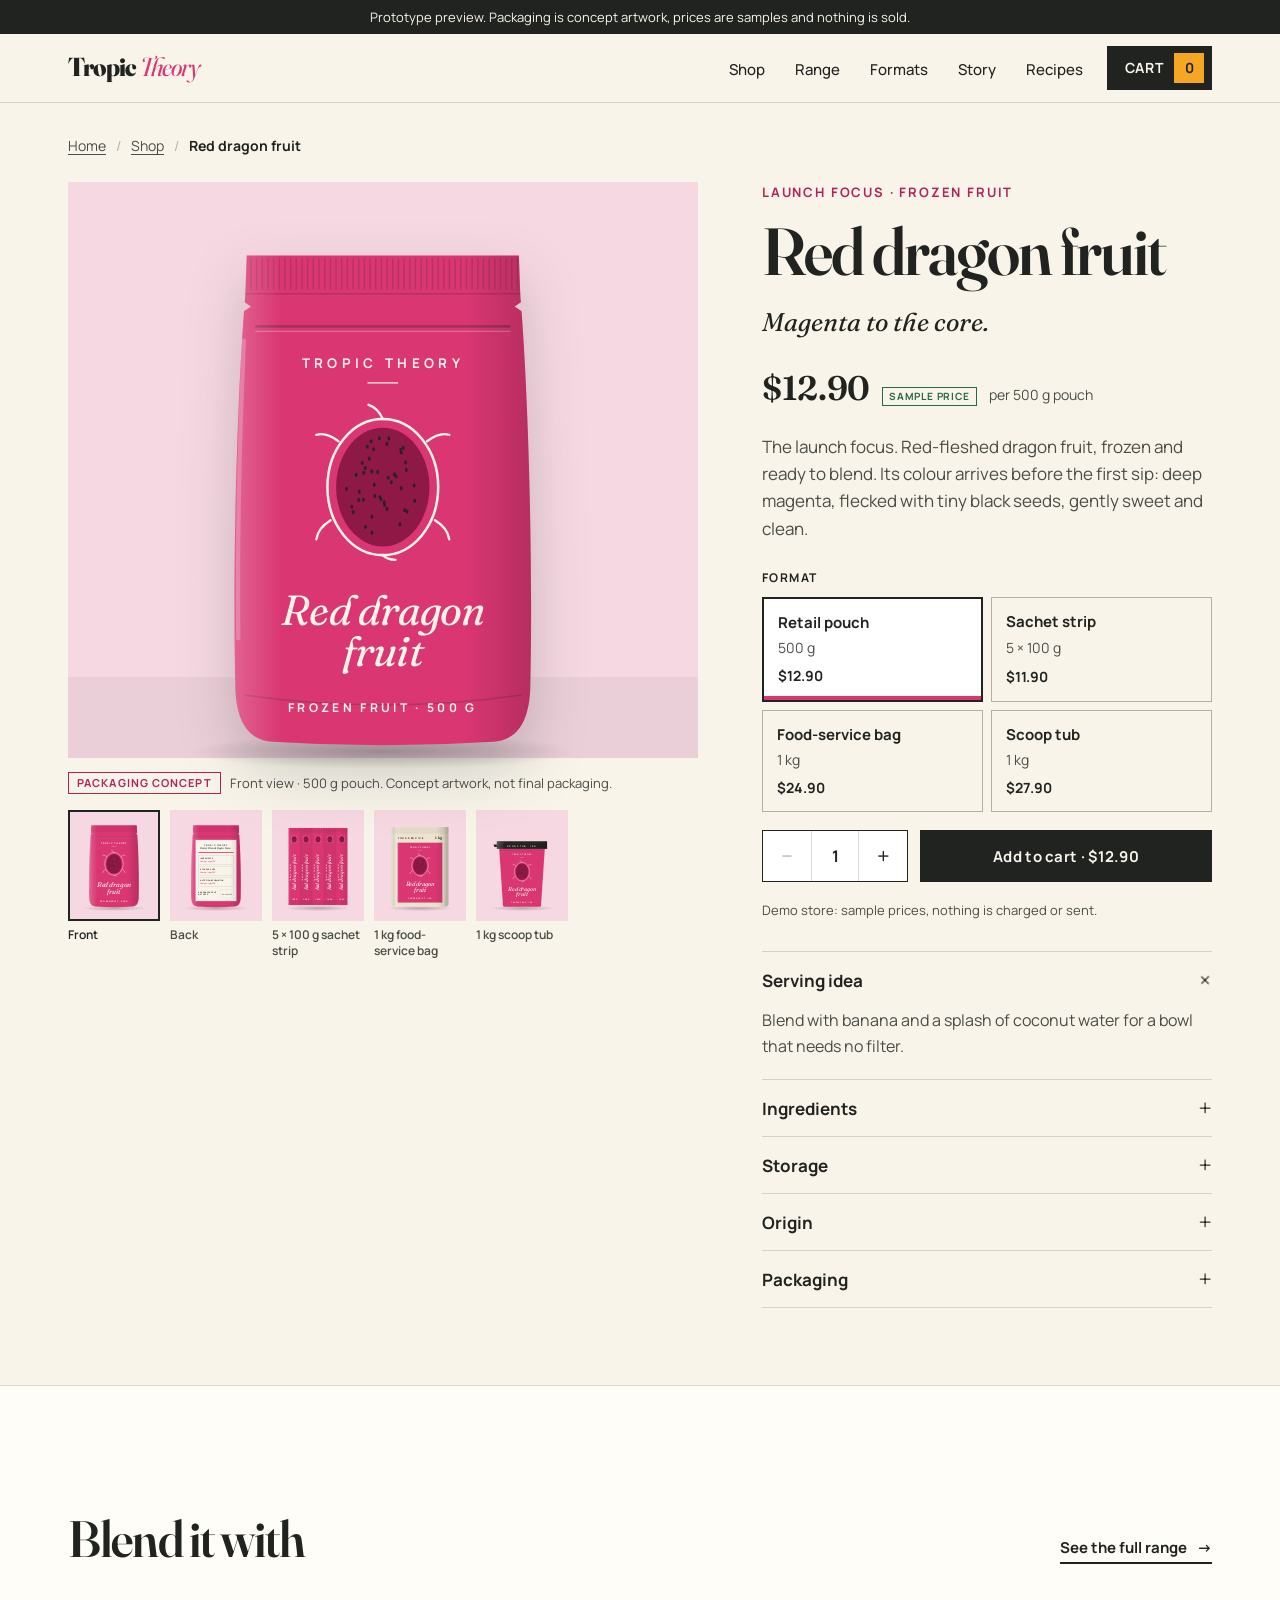
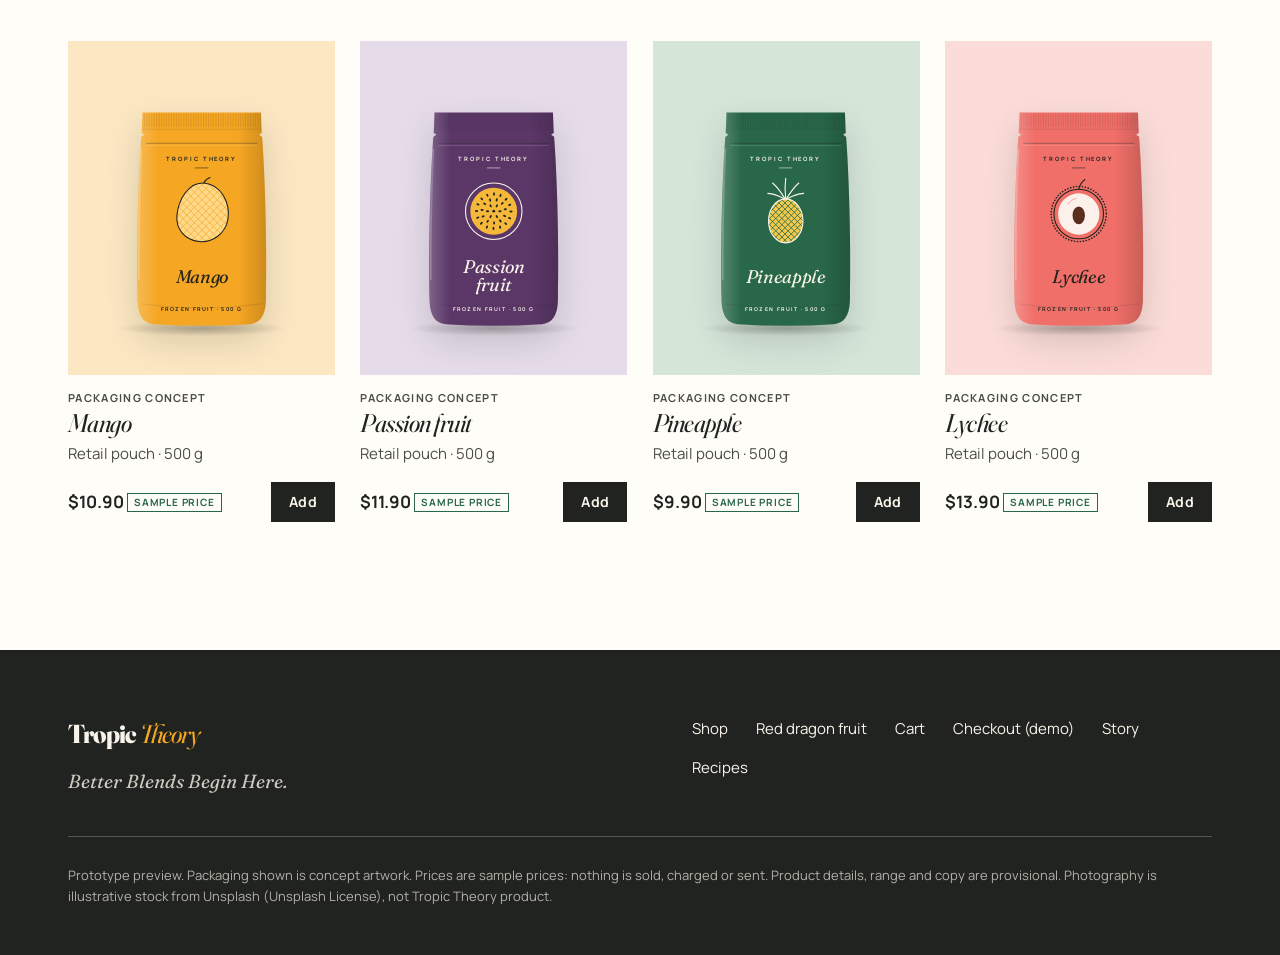
<file: product.html>
<!DOCTYPE html>
<html lang="en">
<head>
  <meta charset="utf-8">
  <meta name="viewport" content="width=device-width, initial-scale=1">
  <title>Frozen red dragon fruit | Tropic Theory</title>
  <meta name="description" content="Tropic Theory frozen fruit product page: packaging concept views, formats, sample prices and serving ideas. Prototype preview.">
  <meta name="theme-color" content="#20231F">
  <meta property="og:type" content="website">
  <meta property="og:title" content="Frozen red dragon fruit | Tropic Theory">
  <meta property="og:description" content="Tropic Theory frozen fruit product page: packaging concept views, formats, sample prices and serving ideas. Prototype preview.">
  <meta property="og:image" content="assets/img/hero-dragon-fruit.jpg">
  <link rel="icon" href="assets/img/favicon.svg" type="image/svg+xml">
  <link rel="preconnect" href="https://fonts.googleapis.com">
  <link rel="preconnect" href="https://fonts.gstatic.com" crossorigin>
  <link href="https://fonts.googleapis.com/css2?family=Fraunces:ital,opsz,wght@0,9..144,400;0,9..144,600;0,9..144,800;1,9..144,400;1,9..144,600&amp;family=Manrope:wght@400;500;700&amp;display=swap" rel="stylesheet">
  <link rel="stylesheet" href="assets/css/styles.css">
</head>
<body>
  <a class="skip-link" href="#main">Skip to content</a>

  <div class="prototype-bar" role="note">
    Prototype preview. Packaging is concept artwork, prices are samples and nothing is sold.
  </div>

  <header class="site-header">
    <div class="wrap site-header__inner">
      <a class="wordmark" href="index.html" aria-label="Tropic Theory home">Tropic <span>Theory</span></a>
      <nav id="site-nav" class="site-nav" aria-label="Primary" data-nav>
        <ul>
          <li><a href="shop.html">Shop</a></li>
          <li><a href="index.html#range">Range</a></li>
          <li><a href="index.html#formats">Formats</a></li>
          <li><a href="index.html#story">Story</a></li>
          <li><a href="index.html#recipes">Recipes</a></li>
        </ul>
      </nav>
      <div class="site-header__tools">
        <a class="cart-btn" href="cart.html" data-cart-open aria-label="Cart, 0 items">Cart <span class="cart-btn__count" data-cart-count>0</span></a>
        <button class="nav-toggle" type="button" aria-expanded="false" aria-controls="site-nav" data-nav-toggle>
          <span class="nav-toggle__label">Menu</span>
        </button>
      </div>
    </div>
  </header>

  <main id="main">
    <div class="wrap">
      <nav class="crumbs crumbs--pdp" aria-label="Breadcrumb">
        <ol>
          <li><a href="index.html">Home</a></li>
          <li><a href="shop.html">Shop</a></li>
          <li><span aria-current="page" data-crumb>Product</span></li>
        </ol>
      </nav>
    </div>

    <article class="pdp" data-pdp hidden aria-labelledby="pdp-title">
      <div class="wrap pdp__grid">
        <div class="gallery">
          <div class="gallery__stage" data-gallery-stage></div>
          <p class="concept-caption"><span class="tag">Packaging concept</span> <span data-gallery-caption>Concept artwork, not final packaging.</span></p>
          <h2 class="visually-hidden">Pack views</h2>
          <ul class="gallery__thumbs" data-gallery-thumbs></ul>
        </div>

        <div class="pdp__info">
          <p class="eyebrow" data-pdp-eyebrow>Frozen fruit</p>
          <h1 id="pdp-title" class="pdp__title" data-pdp-title>Red dragon fruit</h1>
          <p class="pdp__tagline" data-pdp-tagline></p>
          <p class="pdp__price"><span class="pdp__amount" data-pdp-price></span> <span class="sample">Sample price</span> <span class="pdp__per" data-pdp-per></span></p>
          <p class="pdp__desc" data-pdp-desc></p>

          <form class="buy" data-buy-form novalidate>
            <fieldset class="format-picker">
              <legend class="format-picker__legend">Format</legend>
              <div class="format-picker__options" data-format-options></div>
            </fieldset>
            <div class="buy__row">
              <div class="stepper">
                <button class="stepper__btn" type="button" data-qty-dec aria-label="Decrease quantity">−</button>
                <label class="visually-hidden" for="pdp-qty">Quantity</label>
                <input class="stepper__input" id="pdp-qty" name="qty" type="number" inputmode="numeric" min="1" max="20" value="1" data-qty>
                <button class="stepper__btn" type="button" data-qty-inc aria-label="Increase quantity">+</button>
              </div>
              <button class="btn btn--ink buy__add" type="submit" data-add-btn>Add to cart</button>
            </div>
            <p class="fine">Demo store: sample prices, nothing is charged or sent.</p>
          </form>

          <div class="accordions">
            <details class="acc" open>
              <summary class="acc__sum">Serving idea</summary>
              <div class="acc__body"><p data-pdp-serve></p></div>
            </details>
            <details class="acc">
              <summary class="acc__sum">Ingredients</summary>
              <div class="acc__body"><p><span class="tbc">To be confirmed</span> The ingredient list will be confirmed against the final product specification.</p></div>
            </details>
            <details class="acc">
              <summary class="acc__sum">Storage</summary>
              <div class="acc__body"><p>A frozen product. <span class="tbc">To be confirmed</span> Storage temperature, shelf life and thawing guidance will follow the final specification.</p></div>
            </details>
            <details class="acc">
              <summary class="acc__sum">Origin</summary>
              <div class="acc__body"><p>Tropic Theory looks to Vietnam for its story and its fruit. <span class="tbc">To be confirmed</span> Growing regions, growers and processing details are not yet confirmed, so no sourcing claims are made.</p></div>
            </details>
            <details class="acc">
              <summary class="acc__sum">Packaging</summary>
              <div class="acc__body"><p>The packs shown are a concept system for this prototype. <span class="tbc">To be confirmed</span> Final artwork, materials and back-of-pack copy.</p></div>
            </details>
          </div>
        </div>
      </div>
    </article>

    <div data-not-found hidden></div>

    <section class="section related" aria-labelledby="related-title" data-related-section hidden>
      <div class="wrap">
        <header class="section-head section-head--row">
          <h2 id="related-title" class="section-title section-title--small">Blend it with</h2>
          <a class="link-arrow" href="shop.html">See the full range</a>
        </header>
        <ul class="product-grid product-grid--related" data-related></ul>
      </div>
    </section>
    <noscript><div class="wrap"><p class="empty">Product pages need JavaScript in this prototype. <a href="shop.html">Back to the shop</a>.</p></div></noscript>
  </main>

  <footer class="site-footer">
    <div class="wrap site-footer__grid">
      <div>
        <a class="wordmark wordmark--light" href="index.html">Tropic <span>Theory</span></a>
        <p class="site-footer__tag">Better Blends Begin Here.</p>
      </div>
      <nav aria-label="Footer">
        <ul class="site-footer__links">
          <li><a href="shop.html">Shop</a></li>
          <li><a href="product.html?id=red-dragon-fruit">Red dragon fruit</a></li>
          <li><a href="cart.html">Cart</a></li>
          <li><a href="checkout.html">Checkout (demo)</a></li>
          <li><a href="index.html#story">Story</a></li>
          <li><a href="index.html#recipes">Recipes</a></li>
        </ul>
      </nav>
      <p class="site-footer__small">
        Prototype preview. Packaging shown is concept artwork. Prices are sample prices: nothing is sold, charged or sent.
        Product details, range and copy are provisional. Photography is illustrative stock from Unsplash (Unsplash License), not Tropic Theory product.
      </p>
    </div>
  </footer>

  <script src="assets/js/products.js" defer></script>
  <script src="assets/js/packs.js" defer></script>
  <script src="assets/js/cart.js" defer></script>
  <script src="assets/js/main.js" defer></script>
  <script src="assets/js/product.js" defer></script>
</body>
</html>
</file>
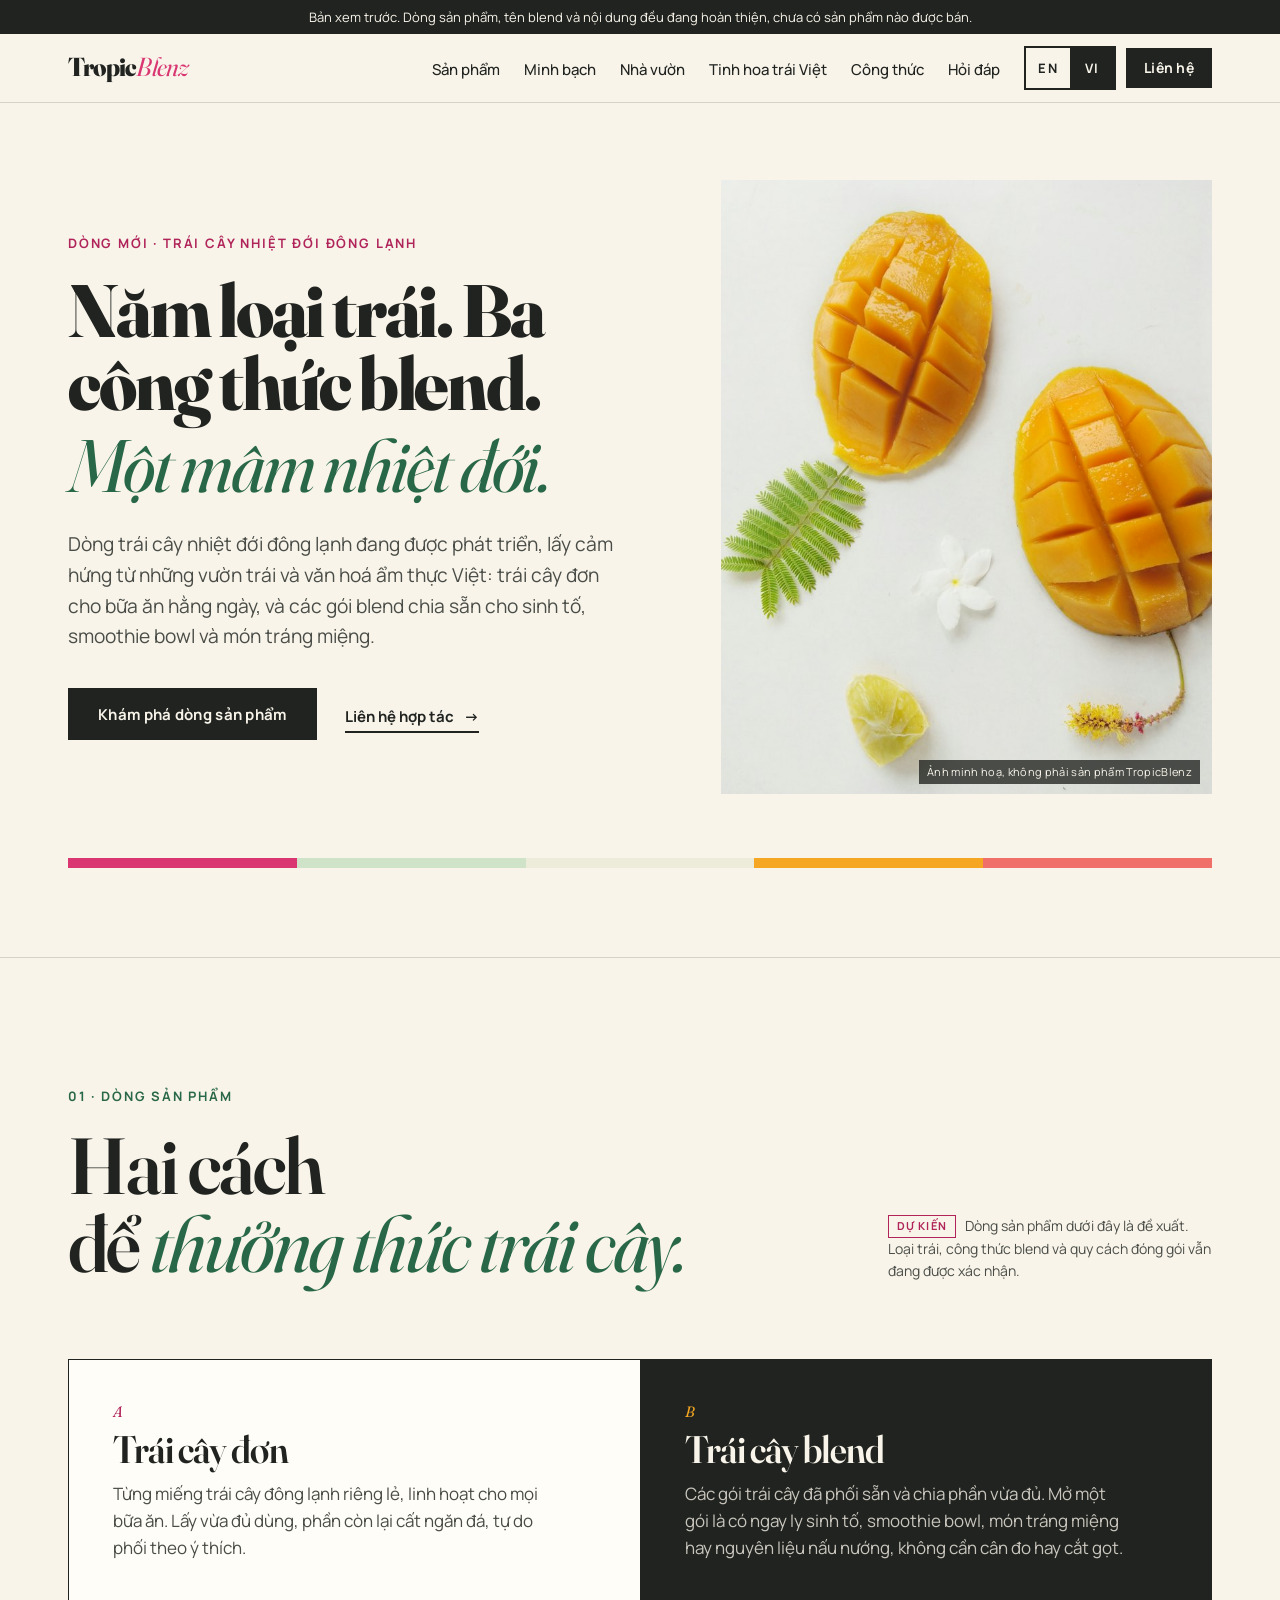
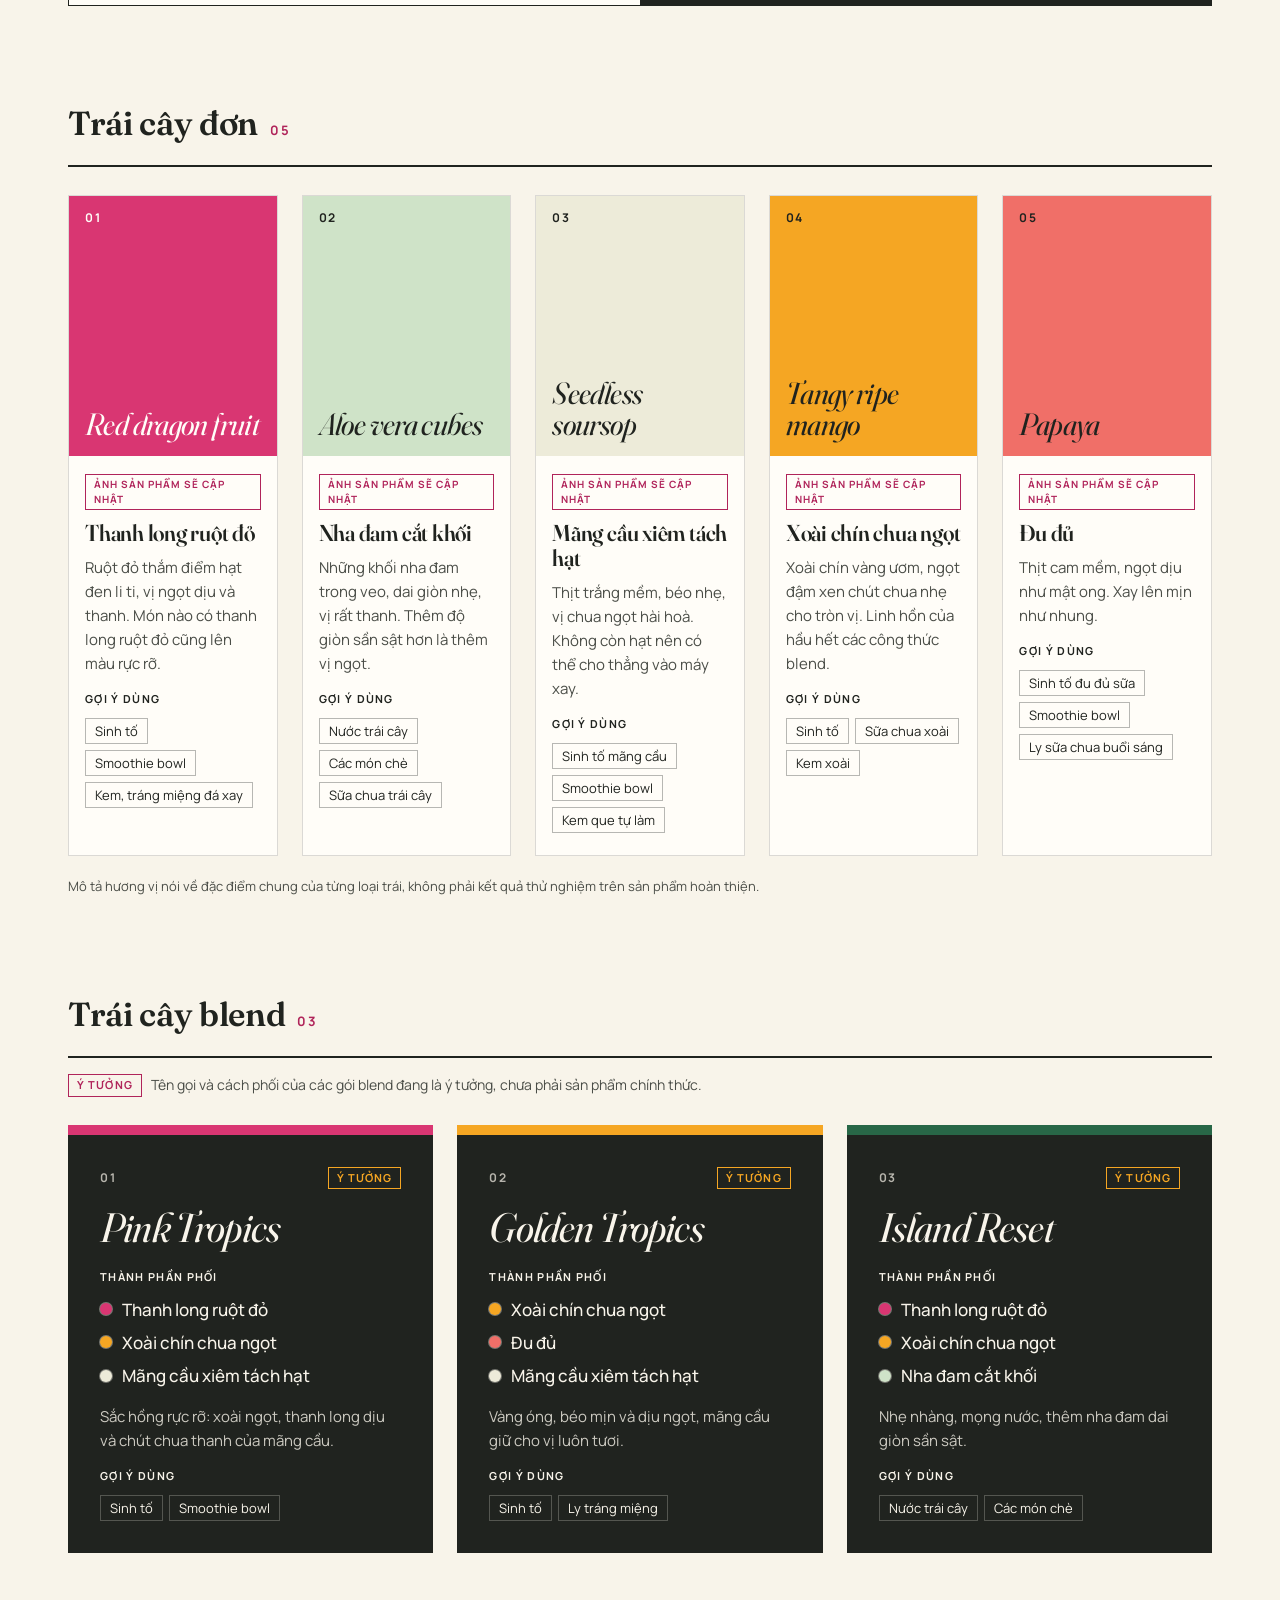
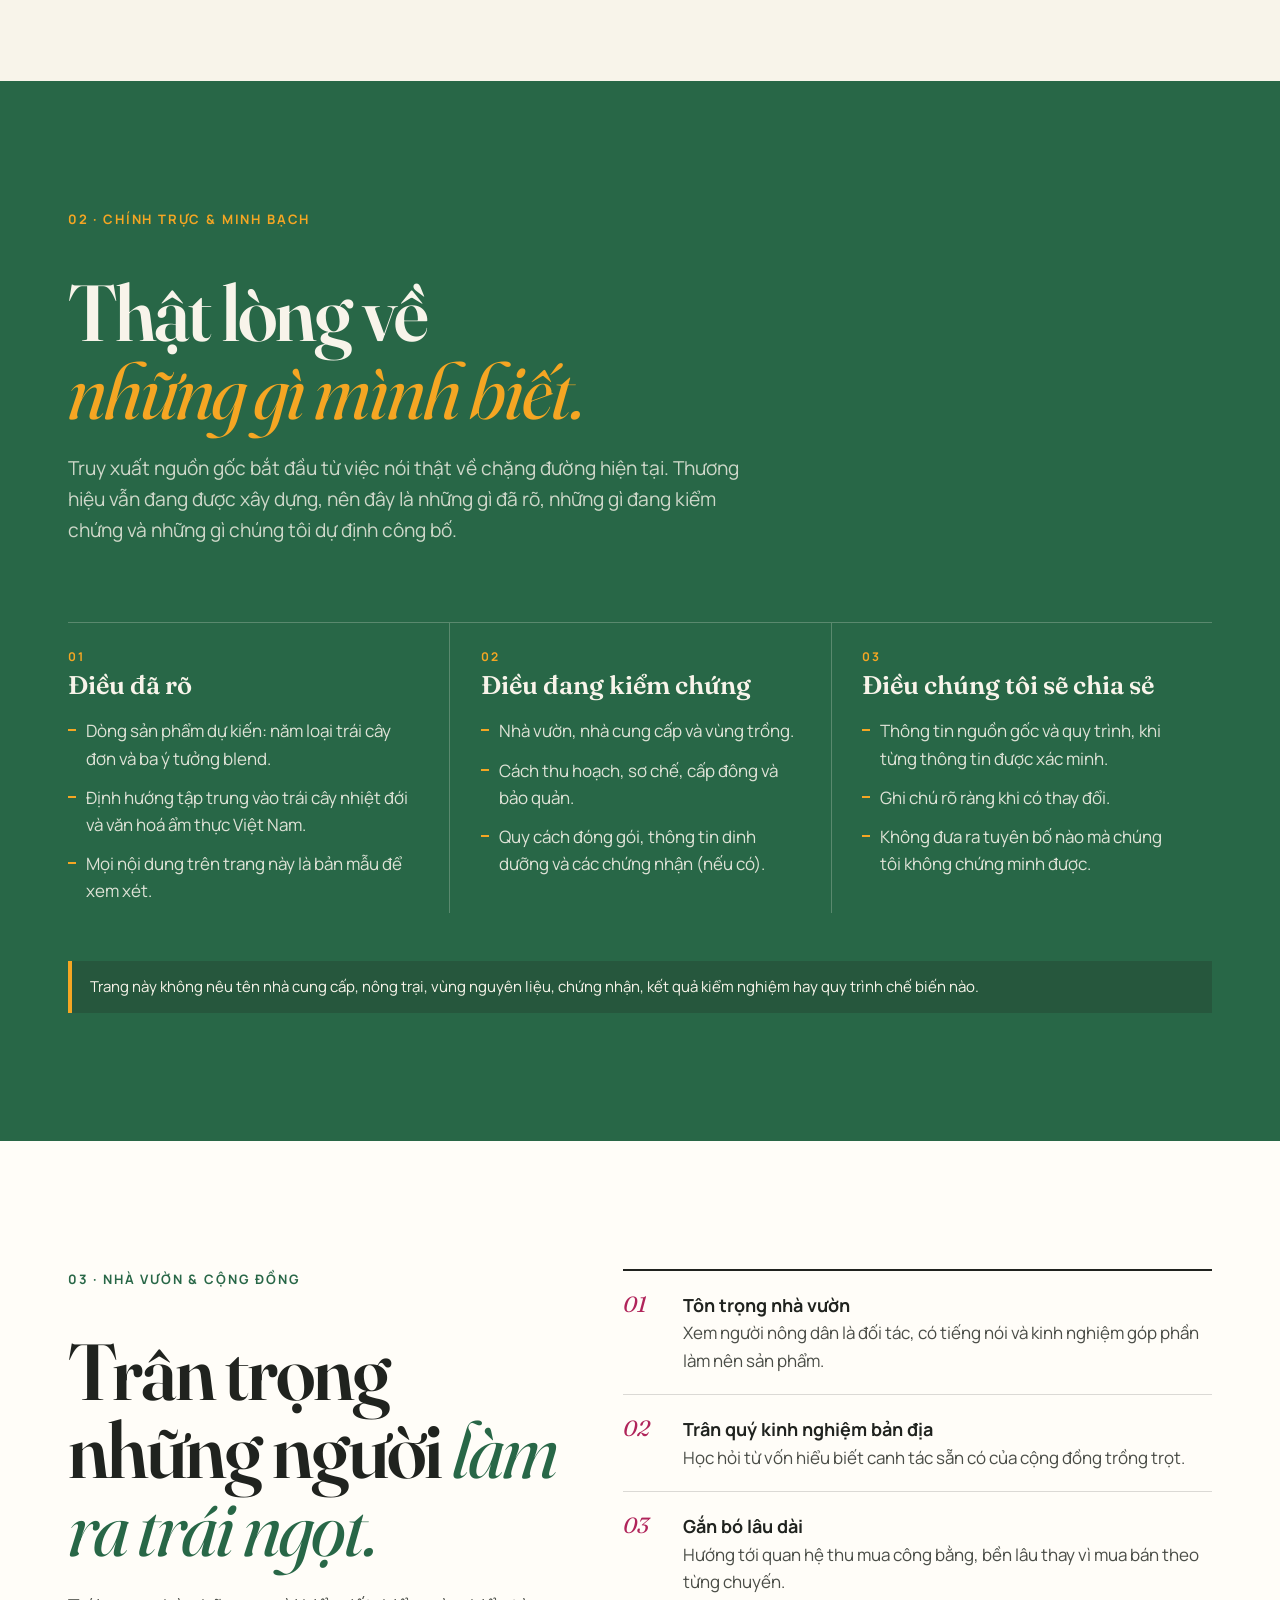
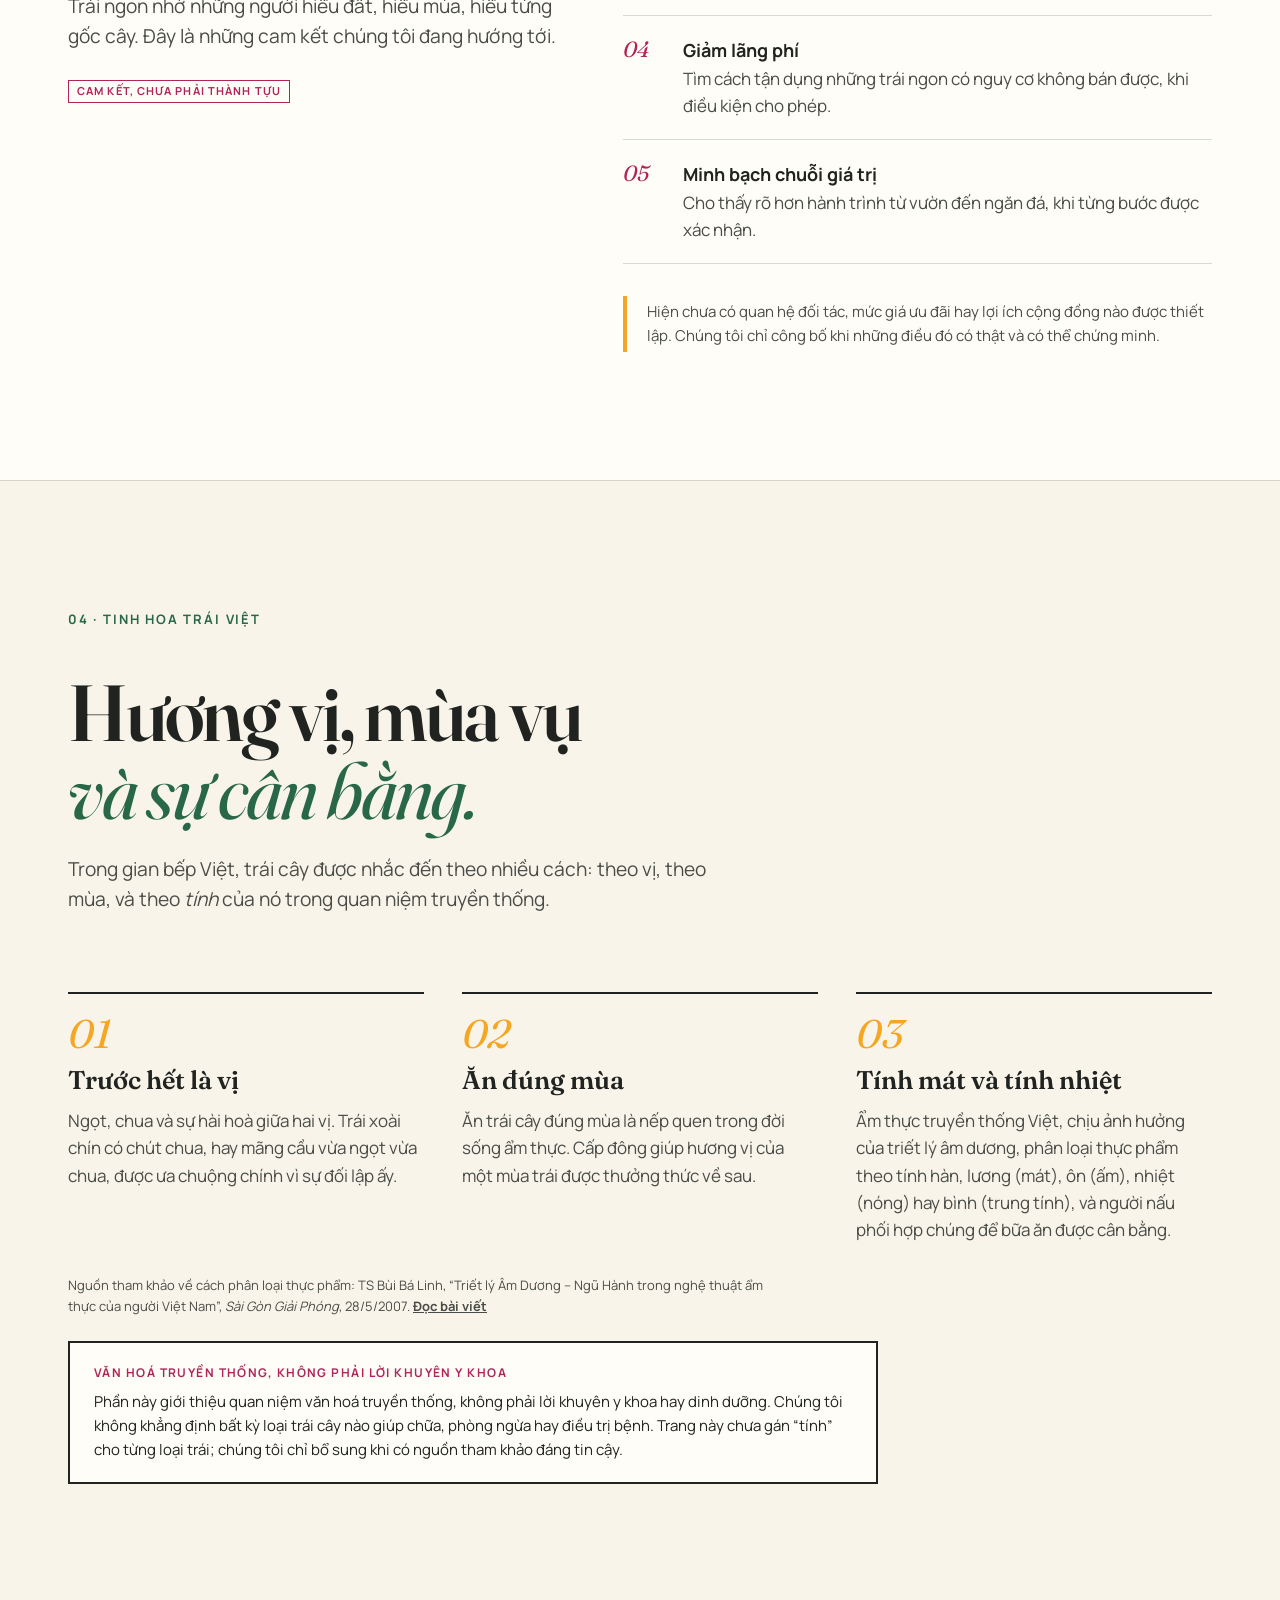
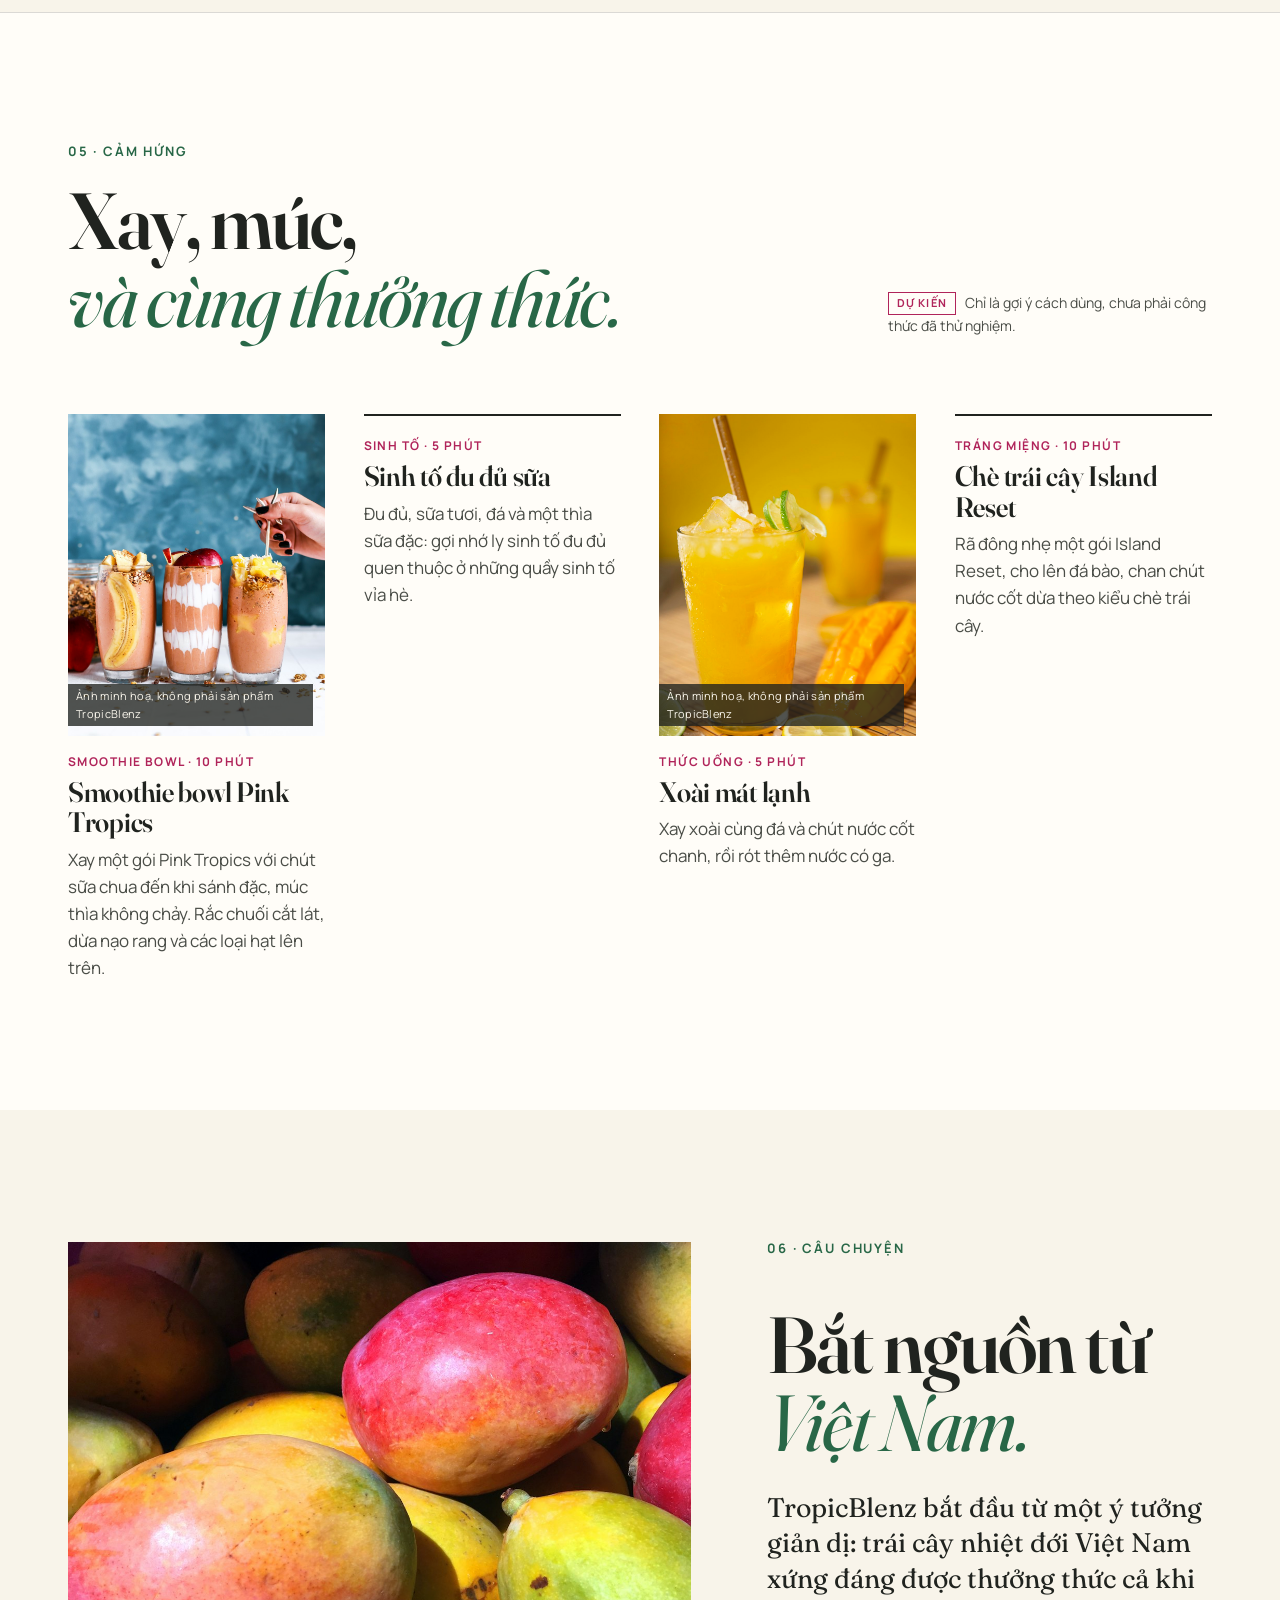
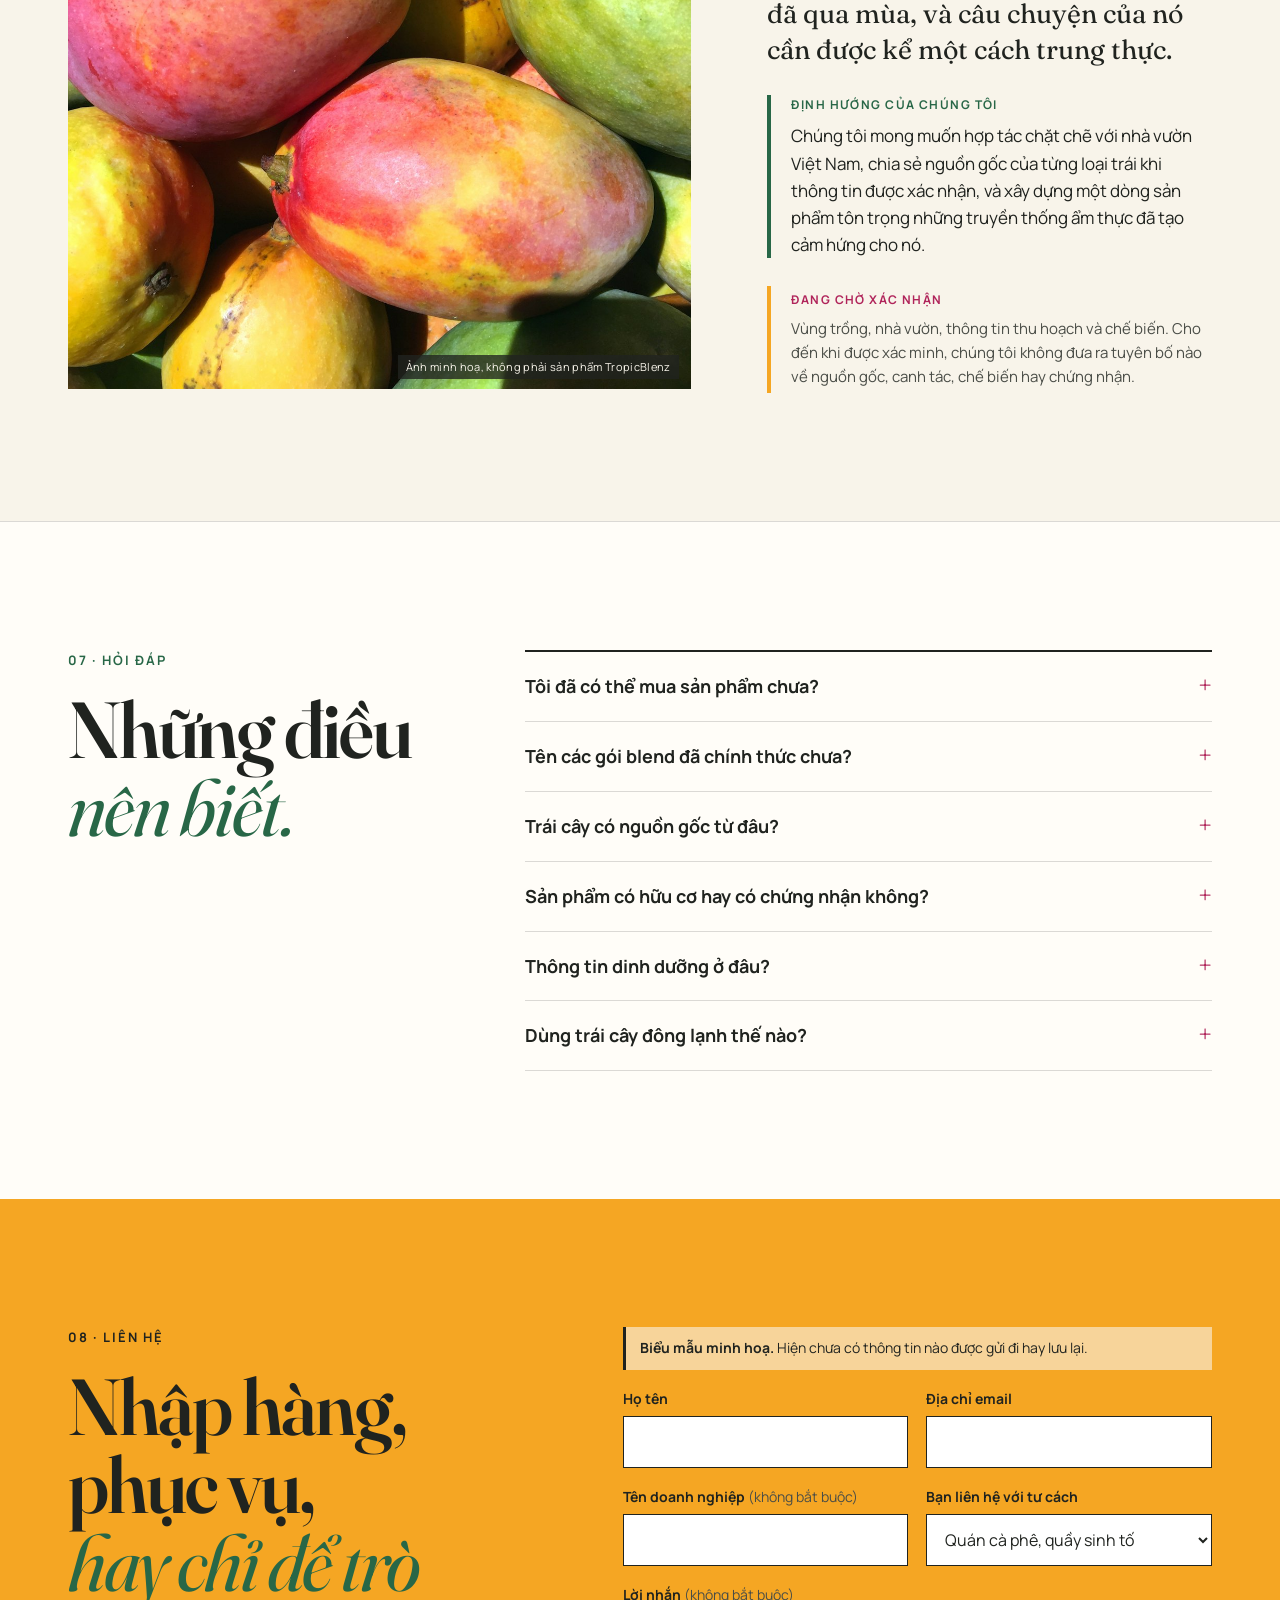
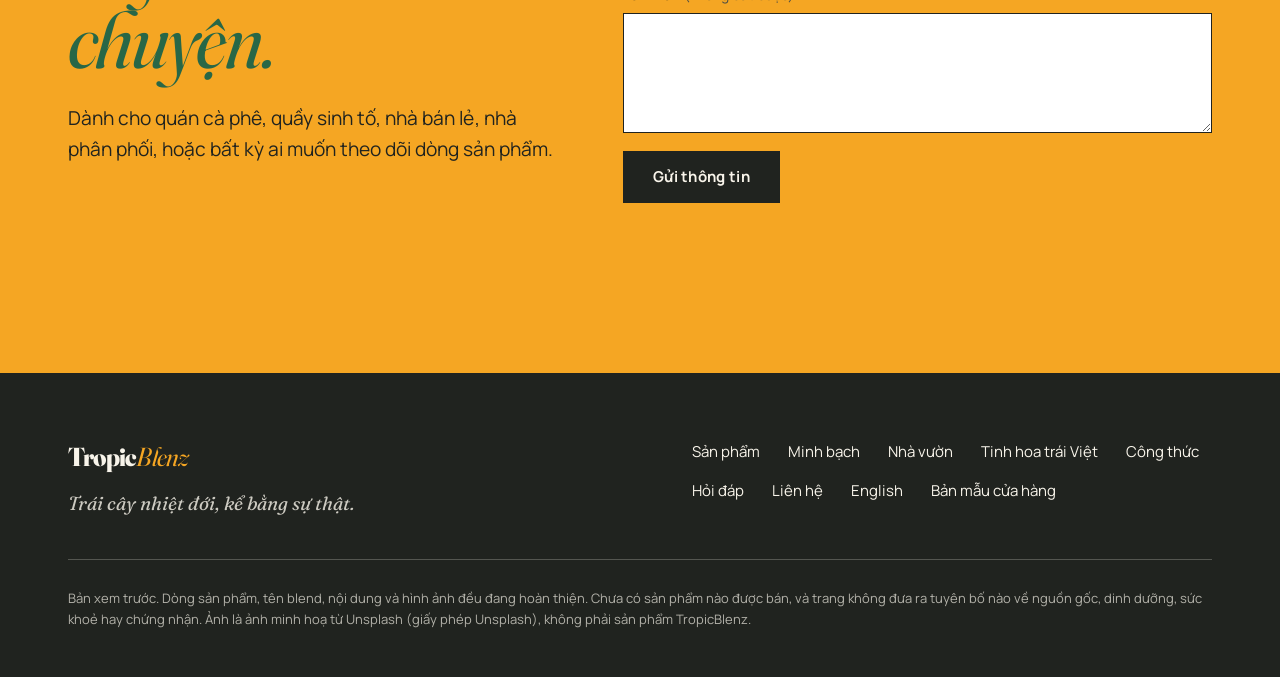
<file: range-vi.html>
<!DOCTYPE html>
<!-- Generated by scripts/build-range.mjs from scripts/range/content.mjs. Edit those, not this file. -->
<html lang="vi">
<head>
  <meta charset="utf-8">
  <meta name="viewport" content="width=device-width, initial-scale=1">
  <title>Dòng trái cây nhiệt đới đông lạnh mới | TropicBlenz</title>
  <meta name="description" content="Dòng trái cây nhiệt đới đông lạnh đang được phát triển của TropicBlenz, lấy cảm hứng từ Việt Nam: năm loại trái cây đơn và ba ý tưởng blend cho sinh tố, smoothie bowl và món tráng miệng. Bản xem trước.">
  <meta name="theme-color" content="#20231F">
  <link rel="canonical" href="https://rayvtt.github.io/TropicBlenz/range-vi.html">
  <link rel="alternate" hreflang="en" href="https://rayvtt.github.io/TropicBlenz/range.html">
  <link rel="alternate" hreflang="vi" href="https://rayvtt.github.io/TropicBlenz/range-vi.html">
  <link rel="alternate" hreflang="x-default" href="https://rayvtt.github.io/TropicBlenz/range.html">
  <meta property="og:type" content="website">
  <meta property="og:site_name" content="TropicBlenz">
  <meta property="og:title" content="Dòng trái cây nhiệt đới đông lạnh mới | TropicBlenz">
  <meta property="og:description" content="Dòng trái cây nhiệt đới đông lạnh đang được phát triển của TropicBlenz, lấy cảm hứng từ Việt Nam: năm loại trái cây đơn và ba ý tưởng blend cho sinh tố, smoothie bowl và món tráng miệng. Bản xem trước.">
  <meta property="og:url" content="https://rayvtt.github.io/TropicBlenz/range-vi.html">
  <meta property="og:locale" content="vi_VN">
  <meta property="og:locale:alternate" content="en_GB">
  <meta property="og:image" content="https://rayvtt.github.io/TropicBlenz/assets/img/mango-cubes.jpg">
  <link rel="icon" href="assets/img/favicon.svg" type="image/svg+xml">
  <link rel="preconnect" href="https://fonts.googleapis.com">
  <link rel="preconnect" href="https://fonts.gstatic.com" crossorigin>
  <link href="https://fonts.googleapis.com/css2?family=Fraunces:ital,opsz,wght@0,9..144,400;0,9..144,600;0,9..144,800;1,9..144,400;1,9..144,600&amp;family=Manrope:wght@400;500;700&amp;display=swap" rel="stylesheet">
  <link rel="stylesheet" href="assets/css/styles.css">
  <link rel="stylesheet" href="assets/css/range.css">
</head>
<body class="range-page">
  <a class="skip-link" href="#main">Chuyển đến nội dung</a>

  <div class="prototype-bar" role="note">Bản xem trước. Dòng sản phẩm, tên blend và nội dung đều đang hoàn thiện, chưa có sản phẩm nào được bán.</div>

  <header class="site-header">
    <div class="wrap site-header__inner">
      <a class="wordmark" href="range-vi.html" aria-label="Trang chủ TropicBlenz">Tropic<span>Blenz</span></a>
      <nav id="site-nav" class="site-nav" aria-label="Điều hướng chính" data-nav>
        <ul>
          <li><a href="#range">Sản phẩm</a></li>
          <li><a href="#integrity">Minh bạch</a></li>
          <li><a href="#growers">Nhà vườn</a></li>
          <li><a href="#wisdom">Tinh hoa trái Việt</a></li>
          <li><a href="#recipes">Công thức</a></li>
          <li><a href="#faq">Hỏi đáp</a></li>
        </ul>
      </nav>
      <div class="site-header__tools">
        <nav class="lang-switch" aria-label="Ngôn ngữ">
          <a href="range.html" hreflang="en" lang="en" data-lang-link><span aria-hidden="true">EN</span><span class="visually-hidden">English</span></a>
          <a href="range-vi.html" hreflang="vi" lang="vi" aria-current="true" data-lang-link><span aria-hidden="true">VI</span><span class="visually-hidden">Tiếng Việt</span></a>
        </nav>
        <a class="btn btn--small btn--ink header-cta" href="#enquire">Liên hệ</a>
        <button class="nav-toggle" type="button" aria-expanded="false" aria-controls="site-nav" data-nav-toggle data-label-open="Menu" data-label-close="Đóng">
          <span class="nav-toggle__label">Menu</span>
        </button>
      </div>
    </div>
  </header>

  <main id="main">
    <!-- HERO -->
    <section class="rhero" aria-labelledby="hero-title">
      <div class="wrap rhero__grid">
        <div class="rhero__copy">
          <p class="eyebrow">Dòng mới · Trái cây nhiệt đới đông lạnh</p>
          <h1 id="hero-title" class="rhero__title">Năm loại trái. Ba công thức blend. <em>Một mâm nhiệt đới.</em></h1>
          <p class="rhero__lede">Dòng trái cây nhiệt đới đông lạnh đang được phát triển, lấy cảm hứng từ những vườn trái và văn hoá ẩm thực Việt: trái cây đơn cho bữa ăn hằng ngày, và các gói blend chia sẵn cho sinh tố, smoothie bowl và món tráng miệng.</p>
          <div class="hero__actions">
            <a class="btn btn--ink" href="#range">Khám phá dòng sản phẩm</a>
            <a class="link-arrow" href="#enquire">Liên hệ hợp tác</a>
          </div>
        </div>
        <figure class="rhero__media">
          <img src="assets/img/mango-cubes.jpg" alt="Hai nửa quả xoài chín được khứa thành từng khối vàng óng, đặt trên nền trắng cạnh một nhánh lá dương xỉ và một bông hoa trắng nhỏ" width="1200" height="900" fetchpriority="high">
          <figcaption class="photo-credit">Ảnh minh hoạ, không phải sản phẩm TropicBlenz</figcaption>
        </figure>
      </div>
      <div class="wrap">
        <ul class="rhero__strip" aria-hidden="true"><li style="--tint:#D93672"></li><li style="--tint:#CFE3C8"></li><li style="--tint:#EDEBD9"></li><li style="--tint:#F5A623"></li><li style="--tint:#F06F68"></li></ul>
      </div>
    </section>

    <!-- 01 RANGE -->
    <section class="section rrange" id="range" aria-labelledby="range-title">
      <div class="wrap">
        <header class="section-head section-head--row">
          <div>
            <p class="eyebrow">01 · Dòng sản phẩm</p>
            <h2 id="range-title" class="section-title">Hai cách<br>để <em>thưởng thức trái cây.</em></h2>
          </div>
          <p class="section-note"><span class="tag">Dự kiến</span> Dòng sản phẩm dưới đây là đề xuất. Loại trái, công thức blend và quy cách đóng gói vẫn đang được xác nhận.</p>
        </header>

        <div class="usecases">
          <a class="usecase" href="#singles">
            <span class="usecase__k">A</span>
            <span class="usecase__title">Trái cây đơn</span>
            <span class="usecase__text">Từng miếng trái cây đông lạnh riêng lẻ, linh hoạt cho mọi bữa ăn. Lấy vừa đủ dùng, phần còn lại cất ngăn đá, tự do phối theo ý thích.</span>
          </a>
          <a class="usecase usecase--blend" href="#blends">
            <span class="usecase__k">B</span>
            <span class="usecase__title">Trái cây blend</span>
            <span class="usecase__text">Các gói trái cây đã phối sẵn và chia phần vừa đủ. Mở một gói là có ngay ly sinh tố, smoothie bowl, món tráng miệng hay nguyên liệu nấu nướng, không cần cân đo hay cắt gọt.</span>
          </a>
        </div>

        <div class="subrange" id="singles">
          <h3 class="subrange__title">Trái cây đơn <span class="subrange__count">05</span></h3>
          <ul class="fruit-grid">
            <li class="fruit" style="--tint:#D93672;--on-tint:#FFFDF8">
              <div class="fruit__field" aria-hidden="true">
                <span class="fruit__num">01</span>
                <span class="fruit__alt" lang="en">Red dragon fruit</span>
              </div>
              <div class="fruit__body">
                <p class="fruit__photo"><span class="tag">Ảnh sản phẩm sẽ cập nhật</span></p>
                <h4 class="fruit__name">Thanh long ruột đỏ</h4>
                <p class="fruit__notes">Ruột đỏ thắm điểm hạt đen li ti, vị ngọt dịu và thanh. Món nào có thanh long ruột đỏ cũng lên màu rực rỡ.</p>
                <p class="fruit__label">Gợi ý dùng</p>
                <ul class="chips"><li>Sinh tố</li><li>Smoothie bowl</li><li>Kem, tráng miệng đá xay</li></ul>
              </div>
            </li>
            <li class="fruit" style="--tint:#CFE3C8;--on-tint:#20231F">
              <div class="fruit__field" aria-hidden="true">
                <span class="fruit__num">02</span>
                <span class="fruit__alt" lang="en">Aloe vera cubes</span>
              </div>
              <div class="fruit__body">
                <p class="fruit__photo"><span class="tag">Ảnh sản phẩm sẽ cập nhật</span></p>
                <h4 class="fruit__name">Nha đam cắt khối</h4>
                <p class="fruit__notes">Những khối nha đam trong veo, dai giòn nhẹ, vị rất thanh. Thêm độ giòn sần sật hơn là thêm vị ngọt.</p>
                <p class="fruit__label">Gợi ý dùng</p>
                <ul class="chips"><li>Nước trái cây</li><li>Các món chè</li><li>Sữa chua trái cây</li></ul>
              </div>
            </li>
            <li class="fruit" style="--tint:#EDEBD9;--on-tint:#20231F">
              <div class="fruit__field" aria-hidden="true">
                <span class="fruit__num">03</span>
                <span class="fruit__alt" lang="en">Seedless soursop</span>
              </div>
              <div class="fruit__body">
                <p class="fruit__photo"><span class="tag">Ảnh sản phẩm sẽ cập nhật</span></p>
                <h4 class="fruit__name">Mãng cầu xiêm tách hạt</h4>
                <p class="fruit__notes">Thịt trắng mềm, béo nhẹ, vị chua ngọt hài hoà. Không còn hạt nên có thể cho thẳng vào máy xay.</p>
                <p class="fruit__label">Gợi ý dùng</p>
                <ul class="chips"><li>Sinh tố mãng cầu</li><li>Smoothie bowl</li><li>Kem que tự làm</li></ul>
              </div>
            </li>
            <li class="fruit" style="--tint:#F5A623;--on-tint:#20231F">
              <div class="fruit__field" aria-hidden="true">
                <span class="fruit__num">04</span>
                <span class="fruit__alt" lang="en">Tangy ripe mango</span>
              </div>
              <div class="fruit__body">
                <p class="fruit__photo"><span class="tag">Ảnh sản phẩm sẽ cập nhật</span></p>
                <h4 class="fruit__name">Xoài chín chua ngọt</h4>
                <p class="fruit__notes">Xoài chín vàng ươm, ngọt đậm xen chút chua nhẹ cho tròn vị. Linh hồn của hầu hết các công thức blend.</p>
                <p class="fruit__label">Gợi ý dùng</p>
                <ul class="chips"><li>Sinh tố</li><li>Sữa chua xoài</li><li>Kem xoài</li></ul>
              </div>
            </li>
            <li class="fruit" style="--tint:#F06F68;--on-tint:#20231F">
              <div class="fruit__field" aria-hidden="true">
                <span class="fruit__num">05</span>
                <span class="fruit__alt" lang="en">Papaya</span>
              </div>
              <div class="fruit__body">
                <p class="fruit__photo"><span class="tag">Ảnh sản phẩm sẽ cập nhật</span></p>
                <h4 class="fruit__name">Đu đủ</h4>
                <p class="fruit__notes">Thịt cam mềm, ngọt dịu như mật ong. Xay lên mịn như nhung.</p>
                <p class="fruit__label">Gợi ý dùng</p>
                <ul class="chips"><li>Sinh tố đu đủ sữa</li><li>Smoothie bowl</li><li>Ly sữa chua buổi sáng</li></ul>
              </div>
            </li>
          </ul>
          <p class="fine subrange__fine">Mô tả hương vị nói về đặc điểm chung của từng loại trái, không phải kết quả thử nghiệm trên sản phẩm hoàn thiện.</p>
        </div>

        <div class="subrange" id="blends">
          <h3 class="subrange__title">Trái cây blend <span class="subrange__count">03</span></h3>
          <p class="section-note subrange__note"><span class="tag">Ý tưởng</span> Tên gọi và cách phối của các gói blend đang là ý tưởng, chưa phải sản phẩm chính thức.</p>
          <ul class="blend-grid">
            <li class="blend" style="--tint:#D93672">
              <p class="blend__top"><span class="blend__num">01</span><span class="tag tag--light">Ý tưởng</span></p>
              <h4 class="blend__name">Pink Tropics</h4>
              <p class="blend__label">Thành phần phối</p>
              <ul class="blend__fruits"><li><span class="dot" style="--dot:#D93672" aria-hidden="true"></span>Thanh long ruột đỏ</li><li><span class="dot" style="--dot:#F5A623" aria-hidden="true"></span>Xoài chín chua ngọt</li><li><span class="dot" style="--dot:#EDEBD9" aria-hidden="true"></span>Mãng cầu xiêm tách hạt</li></ul>
              <p class="blend__notes">Sắc hồng rực rỡ: xoài ngọt, thanh long dịu và chút chua thanh của mãng cầu.</p>
              <p class="blend__label">Gợi ý dùng</p>
              <ul class="chips chips--light"><li>Sinh tố</li><li>Smoothie bowl</li></ul>
            </li>
            <li class="blend" style="--tint:#F5A623">
              <p class="blend__top"><span class="blend__num">02</span><span class="tag tag--light">Ý tưởng</span></p>
              <h4 class="blend__name">Golden Tropics</h4>
              <p class="blend__label">Thành phần phối</p>
              <ul class="blend__fruits"><li><span class="dot" style="--dot:#F5A623" aria-hidden="true"></span>Xoài chín chua ngọt</li><li><span class="dot" style="--dot:#F06F68" aria-hidden="true"></span>Đu đủ</li><li><span class="dot" style="--dot:#EDEBD9" aria-hidden="true"></span>Mãng cầu xiêm tách hạt</li></ul>
              <p class="blend__notes">Vàng óng, béo mịn và dịu ngọt, mãng cầu giữ cho vị luôn tươi.</p>
              <p class="blend__label">Gợi ý dùng</p>
              <ul class="chips chips--light"><li>Sinh tố</li><li>Ly tráng miệng</li></ul>
            </li>
            <li class="blend" style="--tint:#286747">
              <p class="blend__top"><span class="blend__num">03</span><span class="tag tag--light">Ý tưởng</span></p>
              <h4 class="blend__name">Island Reset</h4>
              <p class="blend__label">Thành phần phối</p>
              <ul class="blend__fruits"><li><span class="dot" style="--dot:#D93672" aria-hidden="true"></span>Thanh long ruột đỏ</li><li><span class="dot" style="--dot:#F5A623" aria-hidden="true"></span>Xoài chín chua ngọt</li><li><span class="dot" style="--dot:#CFE3C8" aria-hidden="true"></span>Nha đam cắt khối</li></ul>
              <p class="blend__notes">Nhẹ nhàng, mọng nước, thêm nha đam dai giòn sần sật.</p>
              <p class="blend__label">Gợi ý dùng</p>
              <ul class="chips chips--light"><li>Nước trái cây</li><li>Các món chè</li></ul>
            </li>
          </ul>
        </div>
      </div>
    </section>

    <!-- 02 INTEGRITY -->
    <section class="section integrity" id="integrity" aria-labelledby="integrity-title">
      <div class="wrap">
        <header class="section-head">
          <p class="eyebrow eyebrow--light">02 · Chính trực &amp; minh bạch</p>
          <h2 id="integrity-title" class="section-title section-title--light">Thật lòng về<br><em>những gì mình biết.</em></h2>
          <p class="section-lede section-lede--light">Truy xuất nguồn gốc bắt đầu từ việc nói thật về chặng đường hiện tại. Thương hiệu vẫn đang được xây dựng, nên đây là những gì đã rõ, những gì đang kiểm chứng và những gì chúng tôi dự định công bố.</p>
        </header>
        <div class="ledger">
          <div class="ledger__col">
            <h3 class="ledger__head"><span class="ledger__num">01</span>Điều đã rõ</h3>
            <ul class="ledger__list"><li>Dòng sản phẩm dự kiến: năm loại trái cây đơn và ba ý tưởng blend.</li><li>Định hướng tập trung vào trái cây nhiệt đới và văn hoá ẩm thực Việt Nam.</li><li>Mọi nội dung trên trang này là bản mẫu để xem xét.</li></ul>
          </div>
          <div class="ledger__col">
            <h3 class="ledger__head"><span class="ledger__num">02</span>Điều đang kiểm chứng</h3>
            <ul class="ledger__list"><li>Nhà vườn, nhà cung cấp và vùng trồng.</li><li>Cách thu hoạch, sơ chế, cấp đông và bảo quản.</li><li>Quy cách đóng gói, thông tin dinh dưỡng và các chứng nhận (nếu có).</li></ul>
          </div>
          <div class="ledger__col">
            <h3 class="ledger__head"><span class="ledger__num">03</span>Điều chúng tôi sẽ chia sẻ</h3>
            <ul class="ledger__list"><li>Thông tin nguồn gốc và quy trình, khi từng thông tin được xác minh.</li><li>Ghi chú rõ ràng khi có thay đổi.</li><li>Không đưa ra tuyên bố nào mà chúng tôi không chứng minh được.</li></ul>
          </div>
        </div>
        <p class="integrity__note">Trang này không nêu tên nhà cung cấp, nông trại, vùng nguyên liệu, chứng nhận, kết quả kiểm nghiệm hay quy trình chế biến nào.</p>
      </div>
    </section>

    <!-- 03 GROWERS -->
    <section class="section growers" id="growers" aria-labelledby="growers-title">
      <div class="wrap growers__grid">
        <header class="growers__head">
          <p class="eyebrow">03 · Nhà vườn &amp; cộng đồng</p>
          <h2 id="growers-title" class="section-title">Trân trọng<br>những người <em>làm ra trái ngọt.</em></h2>
          <p class="section-lede">Trái ngon nhờ những người hiểu đất, hiểu mùa, hiểu từng gốc cây. Đây là những cam kết chúng tôi đang hướng tới.</p>
          <p><span class="tag">Cam kết, chưa phải thành tựu</span></p>
        </header>
        <div>
          <ol class="commitments">
            <li><h3 class="commitments__head">Tôn trọng nhà vườn</h3><p>Xem người nông dân là đối tác, có tiếng nói và kinh nghiệm góp phần làm nên sản phẩm.</p></li>
            <li><h3 class="commitments__head">Trân quý kinh nghiệm bản địa</h3><p>Học hỏi từ vốn hiểu biết canh tác sẵn có của cộng đồng trồng trọt.</p></li>
            <li><h3 class="commitments__head">Gắn bó lâu dài</h3><p>Hướng tới quan hệ thu mua công bằng, bền lâu thay vì mua bán theo từng chuyến.</p></li>
            <li><h3 class="commitments__head">Giảm lãng phí</h3><p>Tìm cách tận dụng những trái ngon có nguy cơ không bán được, khi điều kiện cho phép.</p></li>
            <li><h3 class="commitments__head">Minh bạch chuỗi giá trị</h3><p>Cho thấy rõ hơn hành trình từ vườn đến ngăn đá, khi từng bước được xác nhận.</p></li>
          </ol>
          <div class="placeholder-block" role="note"><p>Hiện chưa có quan hệ đối tác, mức giá ưu đãi hay lợi ích cộng đồng nào được thiết lập. Chúng tôi chỉ công bố khi những điều đó có thật và có thể chứng minh.</p></div>
        </div>
      </div>
    </section>

    <!-- 04 FRUIT WISDOM -->
    <section class="section wisdom" id="wisdom" aria-labelledby="wisdom-title">
      <div class="wrap">
        <header class="section-head">
          <p class="eyebrow">04 · Tinh hoa trái Việt</p>
          <h2 id="wisdom-title" class="section-title">Hương vị, mùa vụ<br><em>và sự cân bằng.</em></h2>
          <p class="section-lede">Trong gian bếp Việt, trái cây được nhắc đến theo nhiều cách: theo vị, theo mùa, và theo <em>tính</em> của nó trong quan niệm truyền thống.</p>
        </header>
        <div class="wisdom__grid">
          <div class="wisdom__block">
            <p class="wisdom__num" aria-hidden="true">01</p>
            <h3 class="wisdom__head">Trước hết là vị</h3>
            <p>Ngọt, chua và sự hài hoà giữa hai vị. Trái xoài chín có chút chua, hay mãng cầu vừa ngọt vừa chua, được ưa chuộng chính vì sự đối lập ấy.</p>
          </div>
          <div class="wisdom__block">
            <p class="wisdom__num" aria-hidden="true">02</p>
            <h3 class="wisdom__head">Ăn đúng mùa</h3>
            <p>Ăn trái cây đúng mùa là nếp quen trong đời sống ẩm thực. Cấp đông giúp hương vị của một mùa trái được thưởng thức về sau.</p>
          </div>
          <div class="wisdom__block">
            <p class="wisdom__num" aria-hidden="true">03</p>
            <h3 class="wisdom__head">Tính mát và tính nhiệt</h3>
            <p>Ẩm thực truyền thống Việt, chịu ảnh hưởng của triết lý âm dương, phân loại thực phẩm theo tính hàn, lương (mát), ôn (ấm), nhiệt (nóng) hay bình (trung tính), và người nấu phối hợp chúng để bữa ăn được cân bằng.</p>
          </div>
        </div>
        <p class="wisdom__source fine">Nguồn tham khảo về cách phân loại thực phẩm: TS Bùi Bá Linh, “Triết lý Âm Dương – Ngũ Hành trong nghệ thuật ẩm thực của người Việt Nam”, <cite>Sài Gòn Giải Phóng</cite>, 28/5/2007. <a href="https://www.sggp.org.vn/triet-ly-am-duong-ngu-hanh-trong-nghe-thuat-am-thuc-cua-nguoi-viet-nam-post264934.html" hreflang="vi" rel="noopener">Đọc bài viết</a></p>
        <aside class="disclaimer" aria-label="Văn hoá truyền thống, không phải lời khuyên y khoa">
          <p class="disclaimer__head">Văn hoá truyền thống, không phải lời khuyên y khoa</p>
          <p>Phần này giới thiệu quan niệm văn hoá truyền thống, không phải lời khuyên y khoa hay dinh dưỡng. Chúng tôi không khẳng định bất kỳ loại trái cây nào giúp chữa, phòng ngừa hay điều trị bệnh. Trang này chưa gán “tính” cho từng loại trái; chúng tôi chỉ bổ sung khi có nguồn tham khảo đáng tin cậy.</p>
        </aside>
      </div>
    </section>

    <!-- 05 RECIPES -->
    <section class="section ideas" id="recipes" aria-labelledby="recipes-title">
      <div class="wrap">
        <header class="section-head section-head--row">
          <div>
            <p class="eyebrow">05 · Cảm hứng</p>
            <h2 id="recipes-title" class="section-title">Xay, múc,<br><em>và cùng thưởng thức.</em></h2>
          </div>
          <p class="section-note"><span class="tag">Dự kiến</span> Chỉ là gợi ý cách dùng, chưa phải công thức đã thử nghiệm.</p>
        </header>
        <div class="idea-grid">
            <article class="idea idea--photo">
              <figure class="idea__media">
                <img src="assets/img/smoothies.jpg" alt="Ba ly sinh tố cao phủ trái cây tươi bên trên, đặt trước phông nền xanh dương" loading="lazy" width="1000" height="1423">
                <figcaption class="photo-credit">Ảnh minh hoạ, không phải sản phẩm TropicBlenz</figcaption>
              </figure>
              <div class="idea__body">
                <p class="idea__meta">Smoothie bowl · 10 phút</p>
                <h3 class="idea__title">Smoothie bowl Pink Tropics</h3>
                <p>Xay một gói Pink Tropics với chút sữa chua đến khi sánh đặc, múc thìa không chảy. Rắc chuối cắt lát, dừa nạo rang và các loại hạt lên trên.</p>
              </div>
            </article>
            <article class="idea">
              <div class="idea__body">
                <p class="idea__meta">Sinh tố · 5 phút</p>
                <h3 class="idea__title">Sinh tố đu đủ sữa</h3>
                <p>Đu đủ, sữa tươi, đá và một thìa sữa đặc: gợi nhớ ly sinh tố đu đủ quen thuộc ở những quầy sinh tố vỉa hè.</p>
              </div>
            </article>
            <article class="idea idea--photo">
              <figure class="idea__media">
                <img src="assets/img/mango-drink.jpg" alt="Ly cao đựng nước xoài vàng ướp đá kèm lát chanh, bên cạnh là những lát xoài" loading="lazy" width="1000" height="1500">
                <figcaption class="photo-credit">Ảnh minh hoạ, không phải sản phẩm TropicBlenz</figcaption>
              </figure>
              <div class="idea__body">
                <p class="idea__meta">Thức uống · 5 phút</p>
                <h3 class="idea__title">Xoài mát lạnh</h3>
                <p>Xay xoài cùng đá và chút nước cốt chanh, rồi rót thêm nước có ga.</p>
              </div>
            </article>
            <article class="idea">
              <div class="idea__body">
                <p class="idea__meta">Tráng miệng · 10 phút</p>
                <h3 class="idea__title">Chè trái cây Island Reset</h3>
                <p>Rã đông nhẹ một gói Island Reset, cho lên đá bào, chan chút nước cốt dừa theo kiểu chè trái cây.</p>
              </div>
            </article>
        </div>
      </div>
    </section>

    <!-- 06 STORY -->
    <section class="section story" id="story" aria-labelledby="story-title">
      <div class="wrap story__grid">
        <figure class="story__media">
          <img src="assets/img/mangoes.jpg" alt="Một đống xoài chín nhiều màu đỏ, cam, vàng và xanh dưới nắng" loading="lazy" width="1200" height="1600">
          <figcaption class="photo-credit">Ảnh minh hoạ, không phải sản phẩm TropicBlenz</figcaption>
        </figure>
        <div class="story__body">
          <p class="eyebrow">06 · Câu chuyện</p>
          <h2 id="story-title" class="section-title">Bắt nguồn từ<br><em>Việt Nam.</em></h2>
          <p class="story__lede">TropicBlenz bắt đầu từ một ý tưởng giản dị: trái cây nhiệt đới Việt Nam xứng đáng được thưởng thức cả khi đã qua mùa, và câu chuyện của nó cần được kể một cách trung thực.</p>
          <div class="intent">
            <p class="intent__label">Định hướng của chúng tôi</p>
            <p>Chúng tôi mong muốn hợp tác chặt chẽ với nhà vườn Việt Nam, chia sẻ nguồn gốc của từng loại trái khi thông tin được xác nhận, và xây dựng một dòng sản phẩm tôn trọng những truyền thống ẩm thực đã tạo cảm hứng cho nó.</p>
          </div>
          <div class="placeholder-block" role="note">
            <p class="placeholder-block__label">Đang chờ xác nhận</p>
            <p>Vùng trồng, nhà vườn, thông tin thu hoạch và chế biến. Cho đến khi được xác minh, chúng tôi không đưa ra tuyên bố nào về nguồn gốc, canh tác, chế biến hay chứng nhận.</p>
          </div>
        </div>
      </div>
    </section>

    <!-- 07 FAQ -->
    <section class="section faq" id="faq" aria-labelledby="faq-title">
      <div class="wrap faq__grid">
        <header>
          <p class="eyebrow">07 · Hỏi đáp</p>
          <h2 id="faq-title" class="section-title">Những điều <em>nên biết.</em></h2>
        </header>
        <div class="faq__list">
          <details class="faq__item">
            <summary>Tôi đã có thể mua sản phẩm chưa?</summary>
            <p>Chưa. Trang này là bản mẫu. Dòng sản phẩm, bao bì và thời điểm ra mắt vẫn đang được xác nhận. Bạn có thể để lại thông tin qua biểu mẫu bên dưới.</p>
          </details>
          <details class="faq__item">
            <summary>Tên các gói blend đã chính thức chưa?</summary>
            <p>Chưa. Pink Tropics, Golden Tropics và Island Reset là tên tạm thời. Tên gọi và cách phối có thể thay đổi.</p>
          </details>
          <details class="faq__item">
            <summary>Trái cây có nguồn gốc từ đâu?</summary>
            <p>Dòng sản phẩm được xây dựng quanh trái cây nhiệt đới Việt Nam. Nhà vườn, vùng trồng và quy trình cụ thể vẫn đang được kiểm chứng, và sẽ được công bố khi đã xác minh.</p>
          </details>
          <details class="faq__item">
            <summary>Sản phẩm có hữu cơ hay có chứng nhận không?</summary>
            <p>Chúng tôi không đưa ra tuyên bố nào về hữu cơ hay chứng nhận. Nếu điều đó thay đổi, chúng tôi sẽ công bố kèm bằng chứng.</p>
          </details>
          <details class="faq__item">
            <summary>Thông tin dinh dưỡng ở đâu?</summary>
            <p>Thông tin dinh dưỡng sẽ được công bố khi đã được đo cho sản phẩm hoàn thiện. Trước thời điểm đó, chúng tôi không đưa ra con số nào.</p>
          </details>
          <details class="faq__item">
            <summary>Dùng trái cây đông lạnh thế nào?</summary>
            <p>Có thể cho thẳng từ ngăn đá vào sinh tố và smoothie bowl, hoặc để rã đông một chút khi làm món tráng miệng và topping. Hướng dẫn bảo quản và sử dụng chính thức sẽ in trên bao bì.</p>
          </details>
        </div>
      </div>
    </section>

    <!-- 08 ENQUIRE -->
    <section class="section enquire" id="enquire" aria-labelledby="enquire-title">
      <div class="wrap enquire__grid">
        <div>
          <p class="eyebrow eyebrow--ink">08 · Liên hệ</p>
          <h2 id="enquire-title" class="section-title">Nhập hàng, phục vụ,<br><em>hay chỉ để trò chuyện.</em></h2>
          <p class="section-lede">Dành cho quán cà phê, quầy sinh tố, nhà bán lẻ, nhà phân phối, hoặc bất kỳ ai muốn theo dõi dòng sản phẩm.</p>
        </div>
        <form class="enquire__form" data-enquire novalidate data-err-name="Vui lòng nhập họ tên." data-err-email="Vui lòng nhập địa chỉ email hợp lệ." data-ok="Cảm ơn bạn. Đây là biểu mẫu minh hoạ nên thông tin của bạn chưa được gửi đi hay lưu lại.">
          <p class="form-notice" role="note"><strong>Biểu mẫu minh hoạ.</strong> Hiện chưa có thông tin nào được gửi đi hay lưu lại.</p>
          <div class="field-grid">
            <div class="field">
              <label for="eq-name">Họ tên</label>
              <input id="eq-name" name="name" type="text" autocomplete="name" required aria-describedby="eq-name-err">
              <p class="field__error" id="eq-name-err"></p>
            </div>
            <div class="field">
              <label for="eq-email">Địa chỉ email</label>
              <input id="eq-email" name="email" type="email" autocomplete="email" required aria-describedby="eq-email-err">
              <p class="field__error" id="eq-email-err"></p>
            </div>
            <div class="field">
              <label for="eq-company">Tên doanh nghiệp <span class="optional">(không bắt buộc)</span></label>
              <input id="eq-company" name="company" type="text" autocomplete="organization">
            </div>
            <div class="field">
              <label for="eq-type">Bạn liên hệ với tư cách</label>
              <select id="eq-type" name="type"><option>Quán cà phê, quầy sinh tố</option><option>Nhà bán lẻ</option><option>Nhà phân phối, nhập khẩu</option><option>Dịch vụ ăn uống</option><option>Chỉ quan tâm tìm hiểu</option></select>
            </div>
            <div class="field field--full">
              <label for="eq-message">Lời nhắn <span class="optional">(không bắt buộc)</span></label>
              <textarea id="eq-message" name="message" rows="4"></textarea>
            </div>
          </div>
          <button class="btn btn--ink" type="submit">Gửi thông tin</button>
          <p class="form-status" role="status" aria-live="polite" data-form-status></p>
        </form>
      </div>
    </section>
  </main>

  <footer class="site-footer">
    <div class="wrap site-footer__grid">
      <div>
        <a class="wordmark wordmark--light" href="range-vi.html">Tropic<span>Blenz</span></a>
        <p class="site-footer__tag">Trái cây nhiệt đới, kể bằng sự thật.</p>
      </div>
      <nav aria-label="Chân trang">
        <ul class="site-footer__links">
          <li><a href="#range">Sản phẩm</a></li>
          <li><a href="#integrity">Minh bạch</a></li>
          <li><a href="#growers">Nhà vườn</a></li>
          <li><a href="#wisdom">Tinh hoa trái Việt</a></li>
          <li><a href="#recipes">Công thức</a></li>
          <li><a href="#faq">Hỏi đáp</a></li>
          <li><a href="#enquire">Liên hệ</a></li>
          <li><a href="range.html" hreflang="en" lang="en" data-lang-link>English</a></li>
          <li><a href="index.html">Bản mẫu cửa hàng</a></li>
        </ul>
      </nav>
      <p class="site-footer__small">Bản xem trước. Dòng sản phẩm, tên blend, nội dung và hình ảnh đều đang hoàn thiện. Chưa có sản phẩm nào được bán, và trang không đưa ra tuyên bố nào về nguồn gốc, dinh dưỡng, sức khoẻ hay chứng nhận. Ảnh là ảnh minh hoạ từ Unsplash (giấy phép Unsplash), không phải sản phẩm TropicBlenz.</p>
    </div>
  </footer>

  <script src="assets/js/range.js" defer></script>
</body>
</html>
</file>
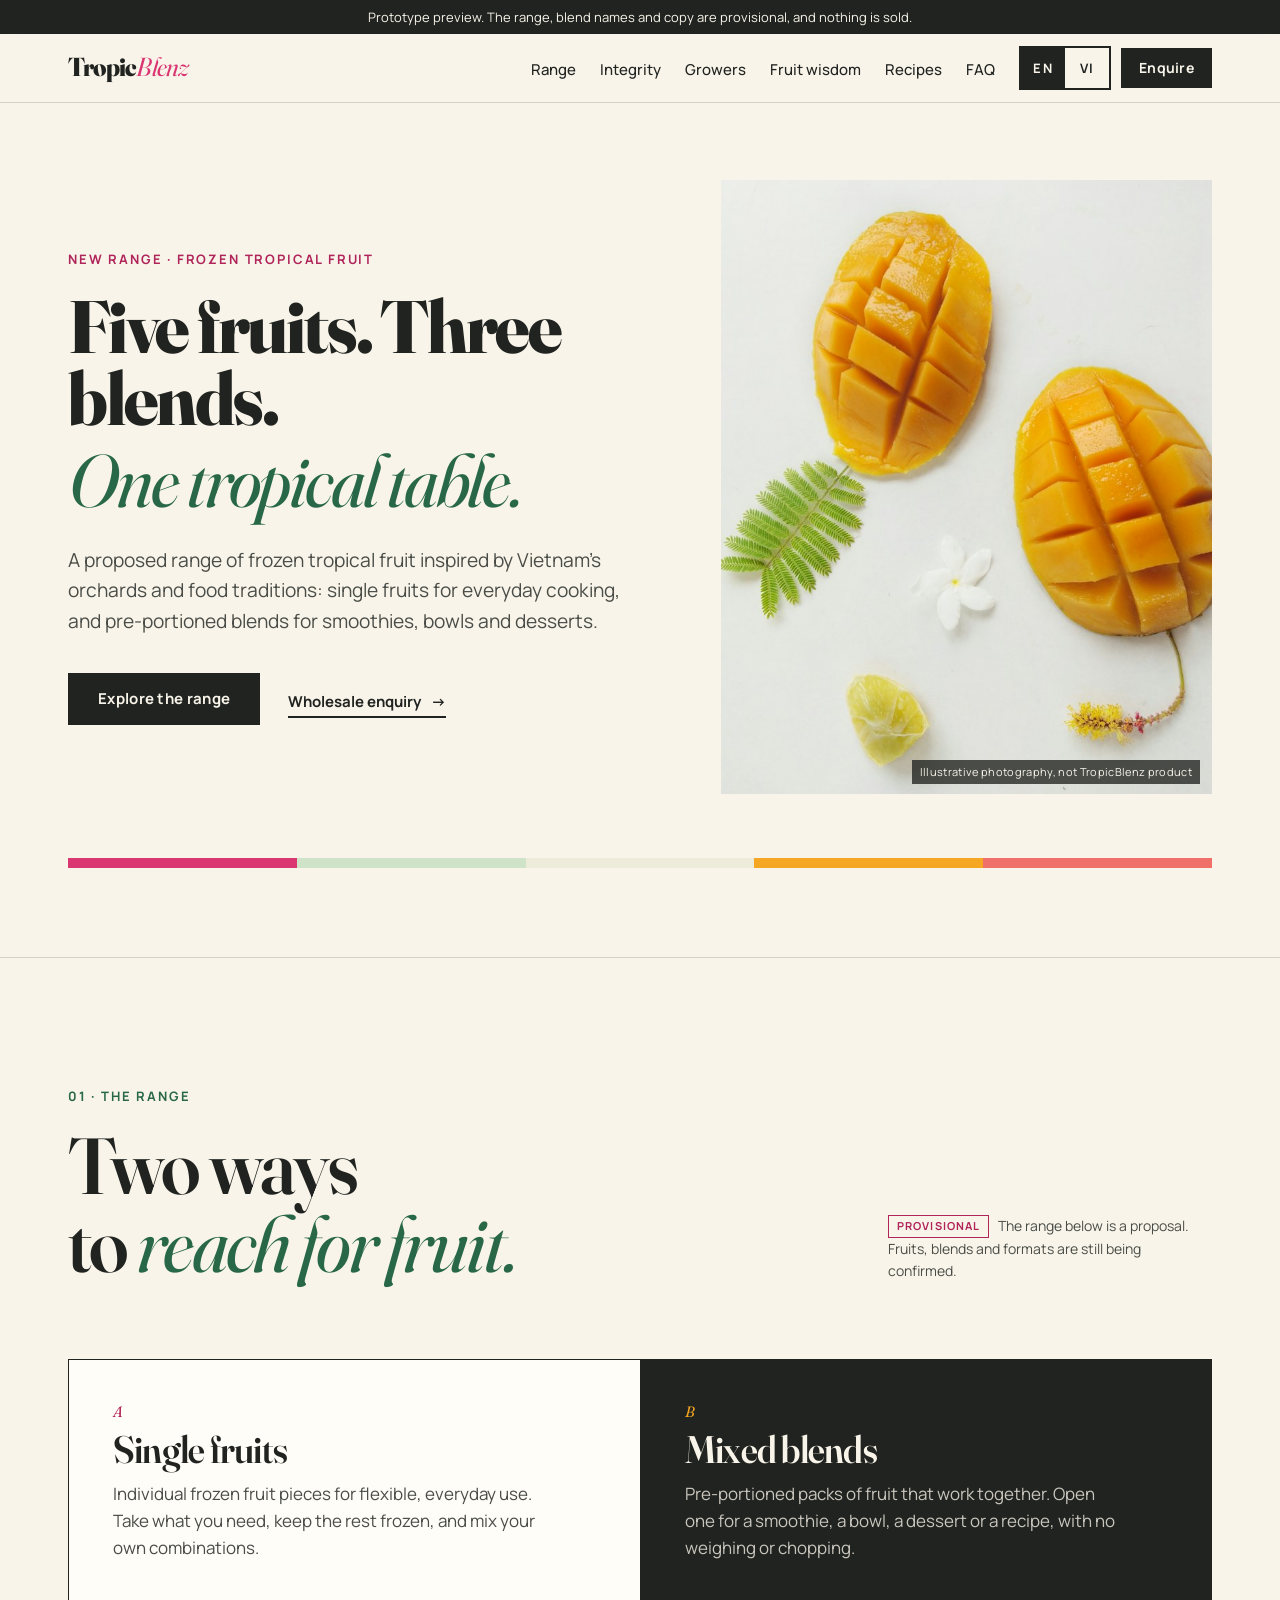
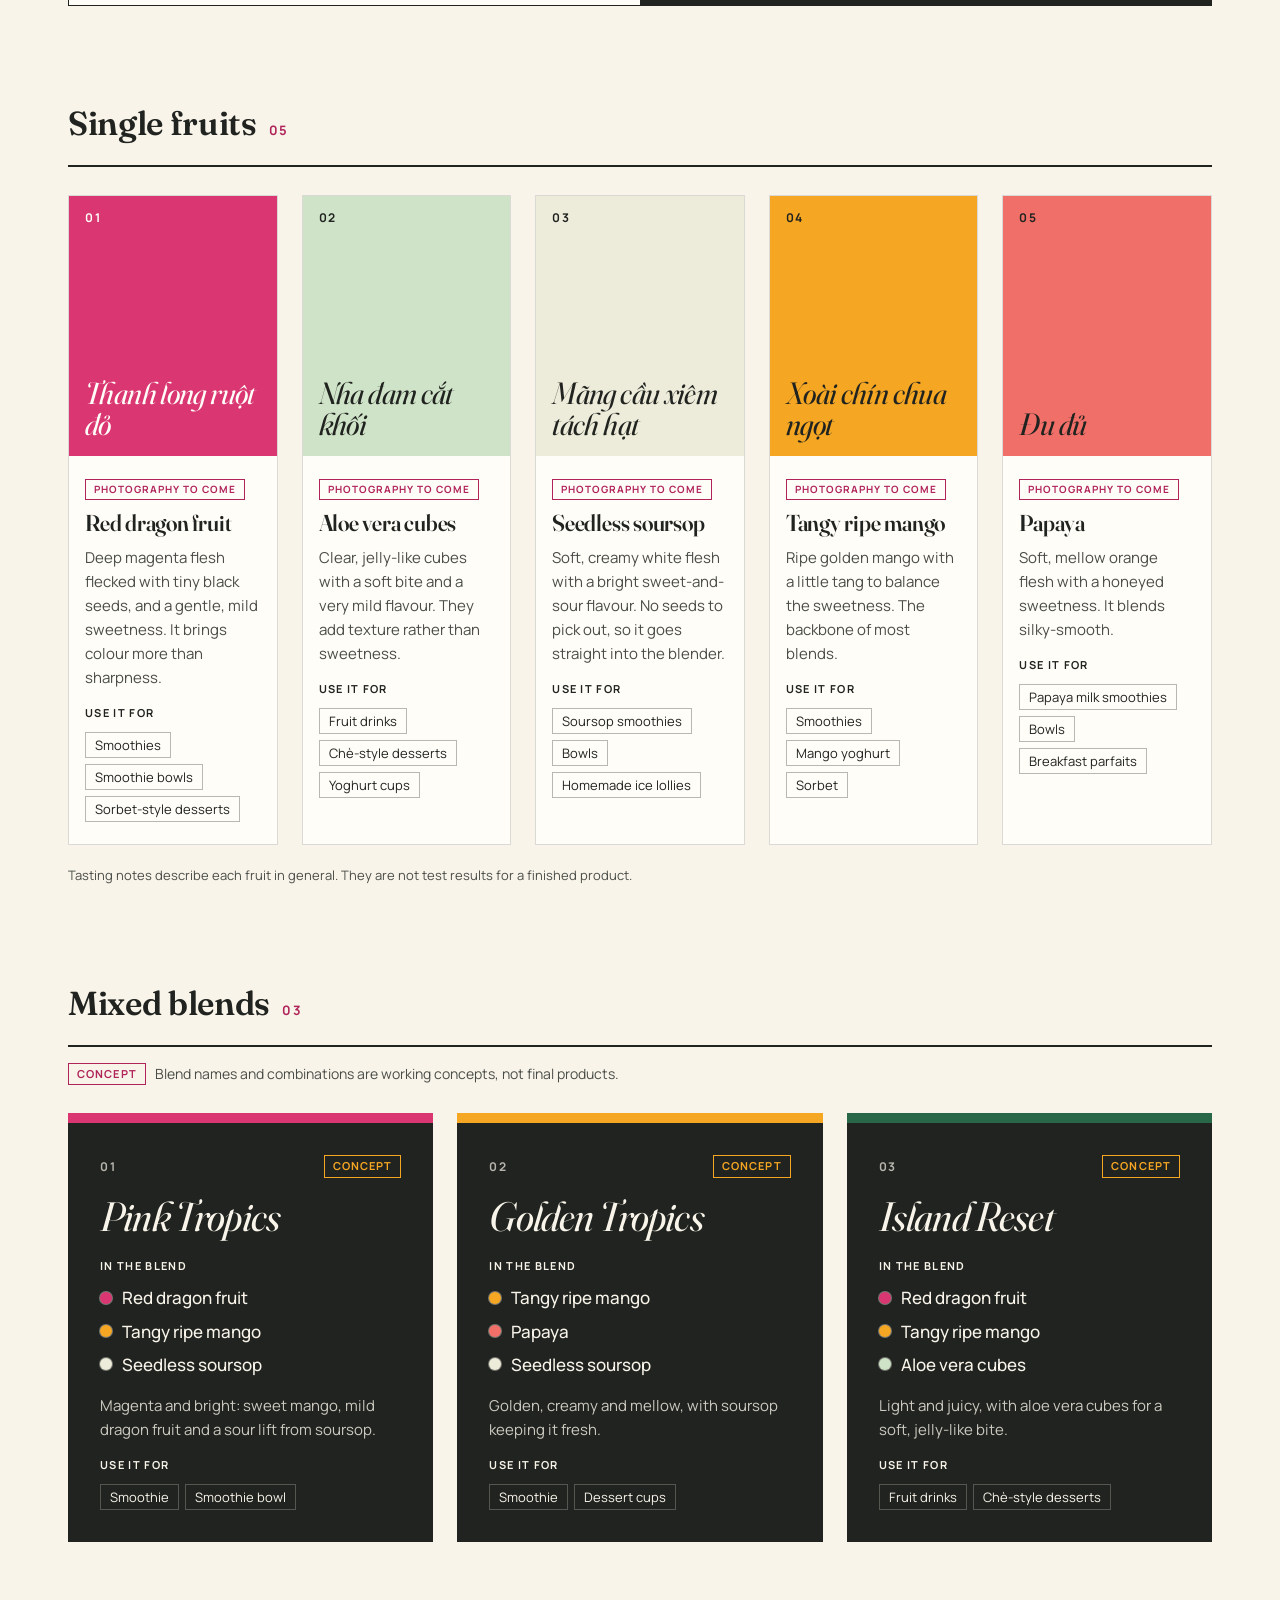
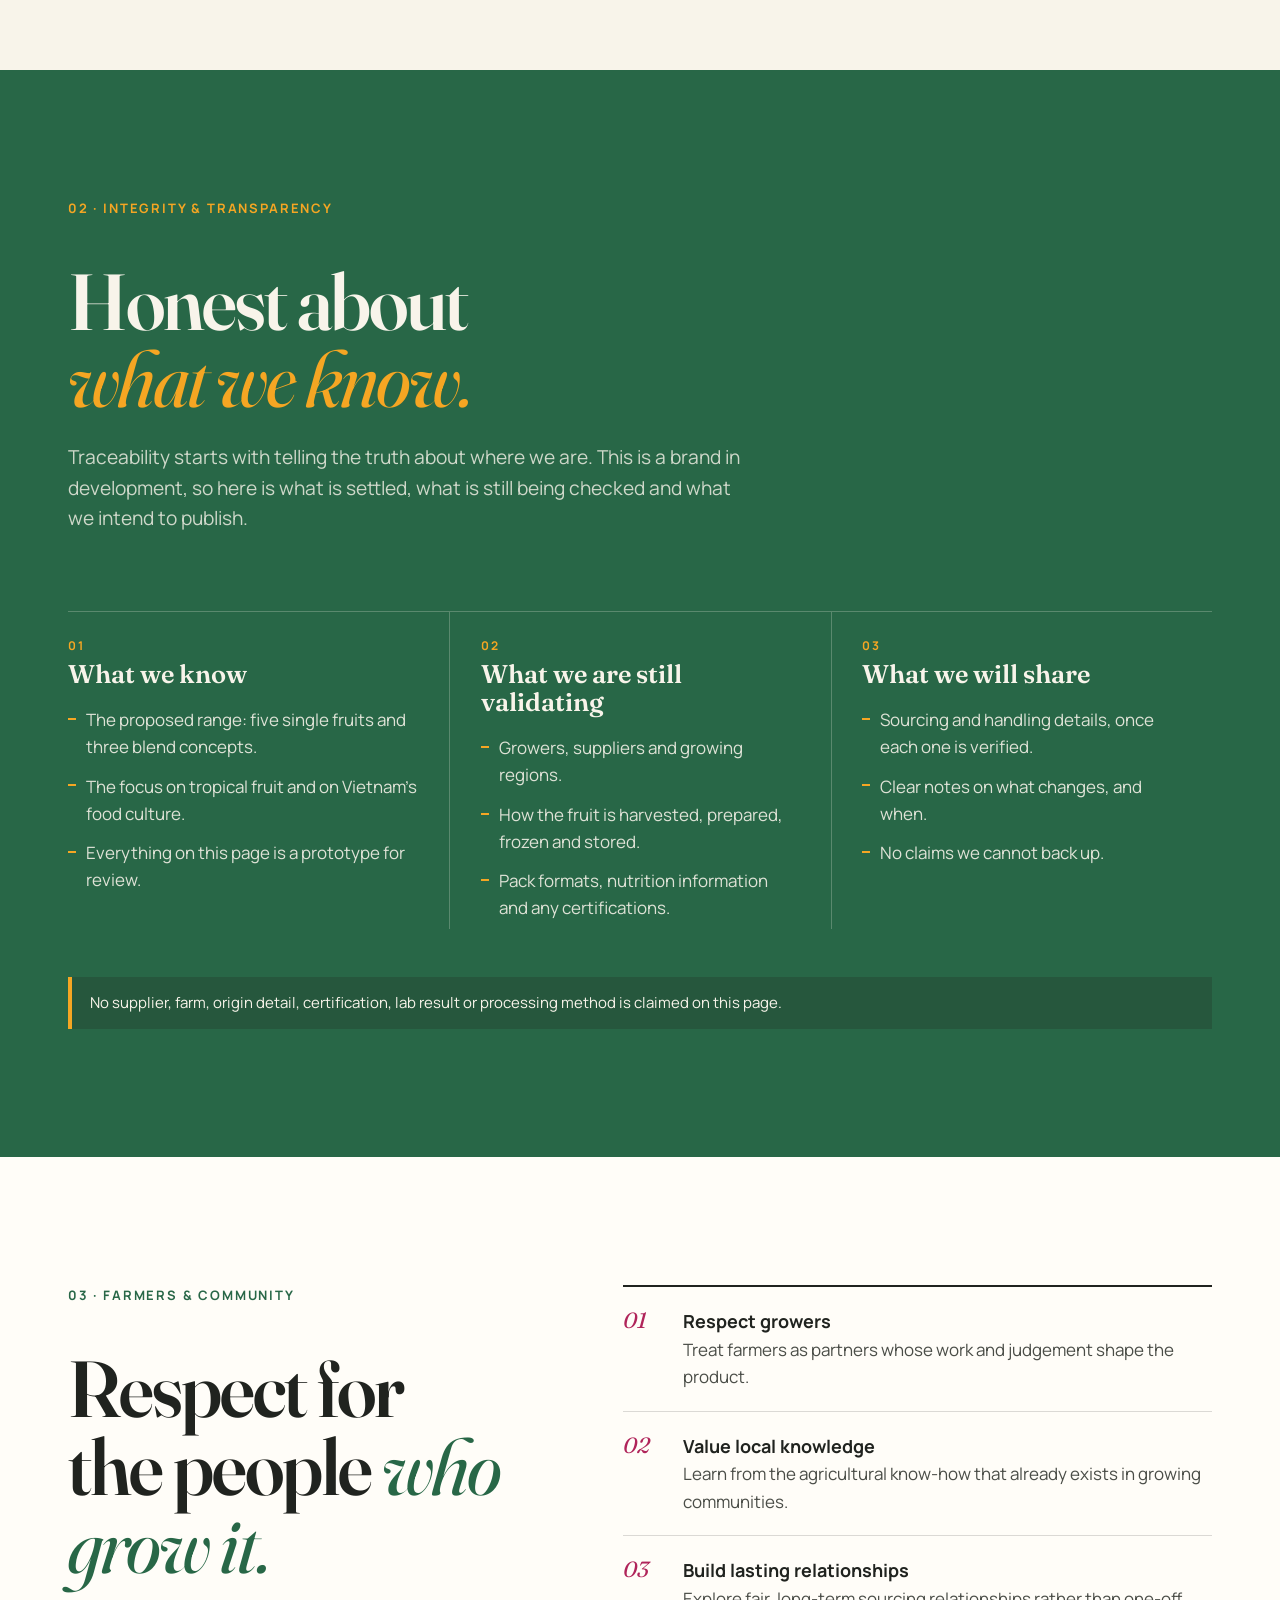
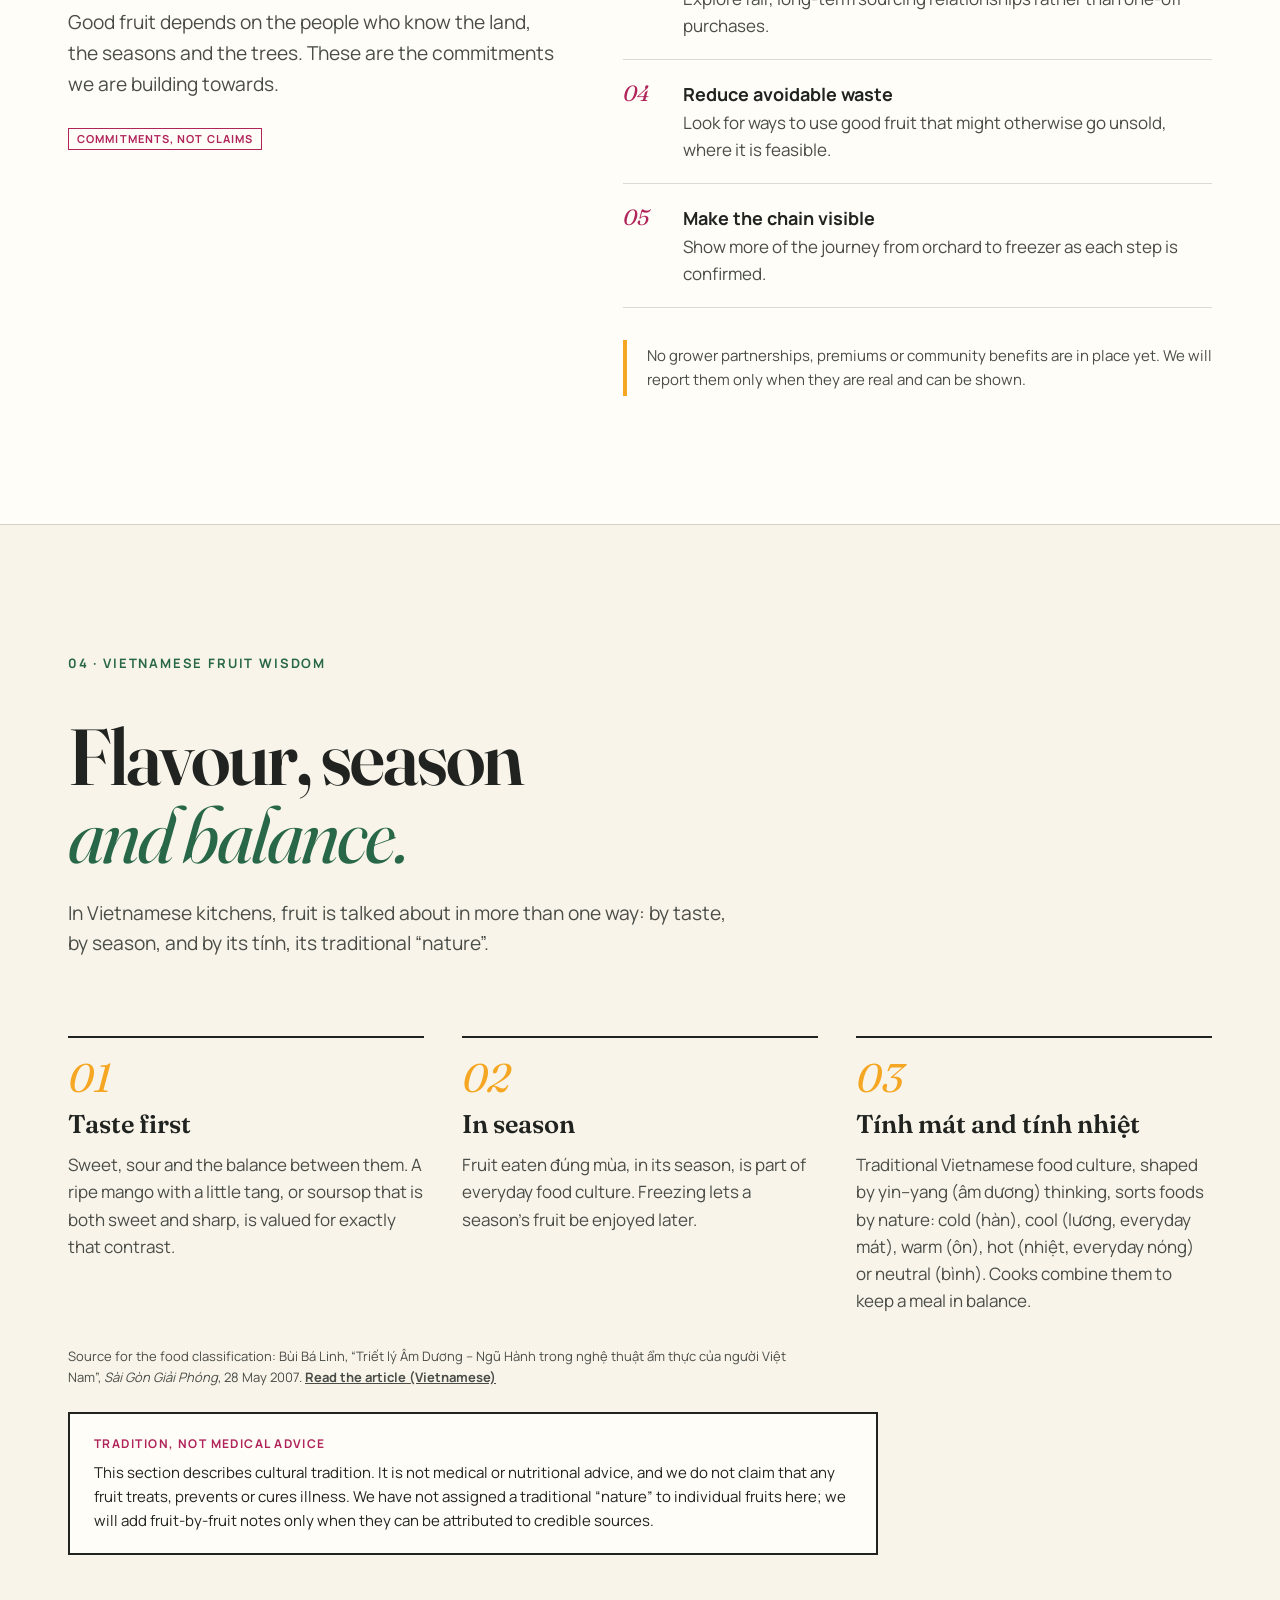
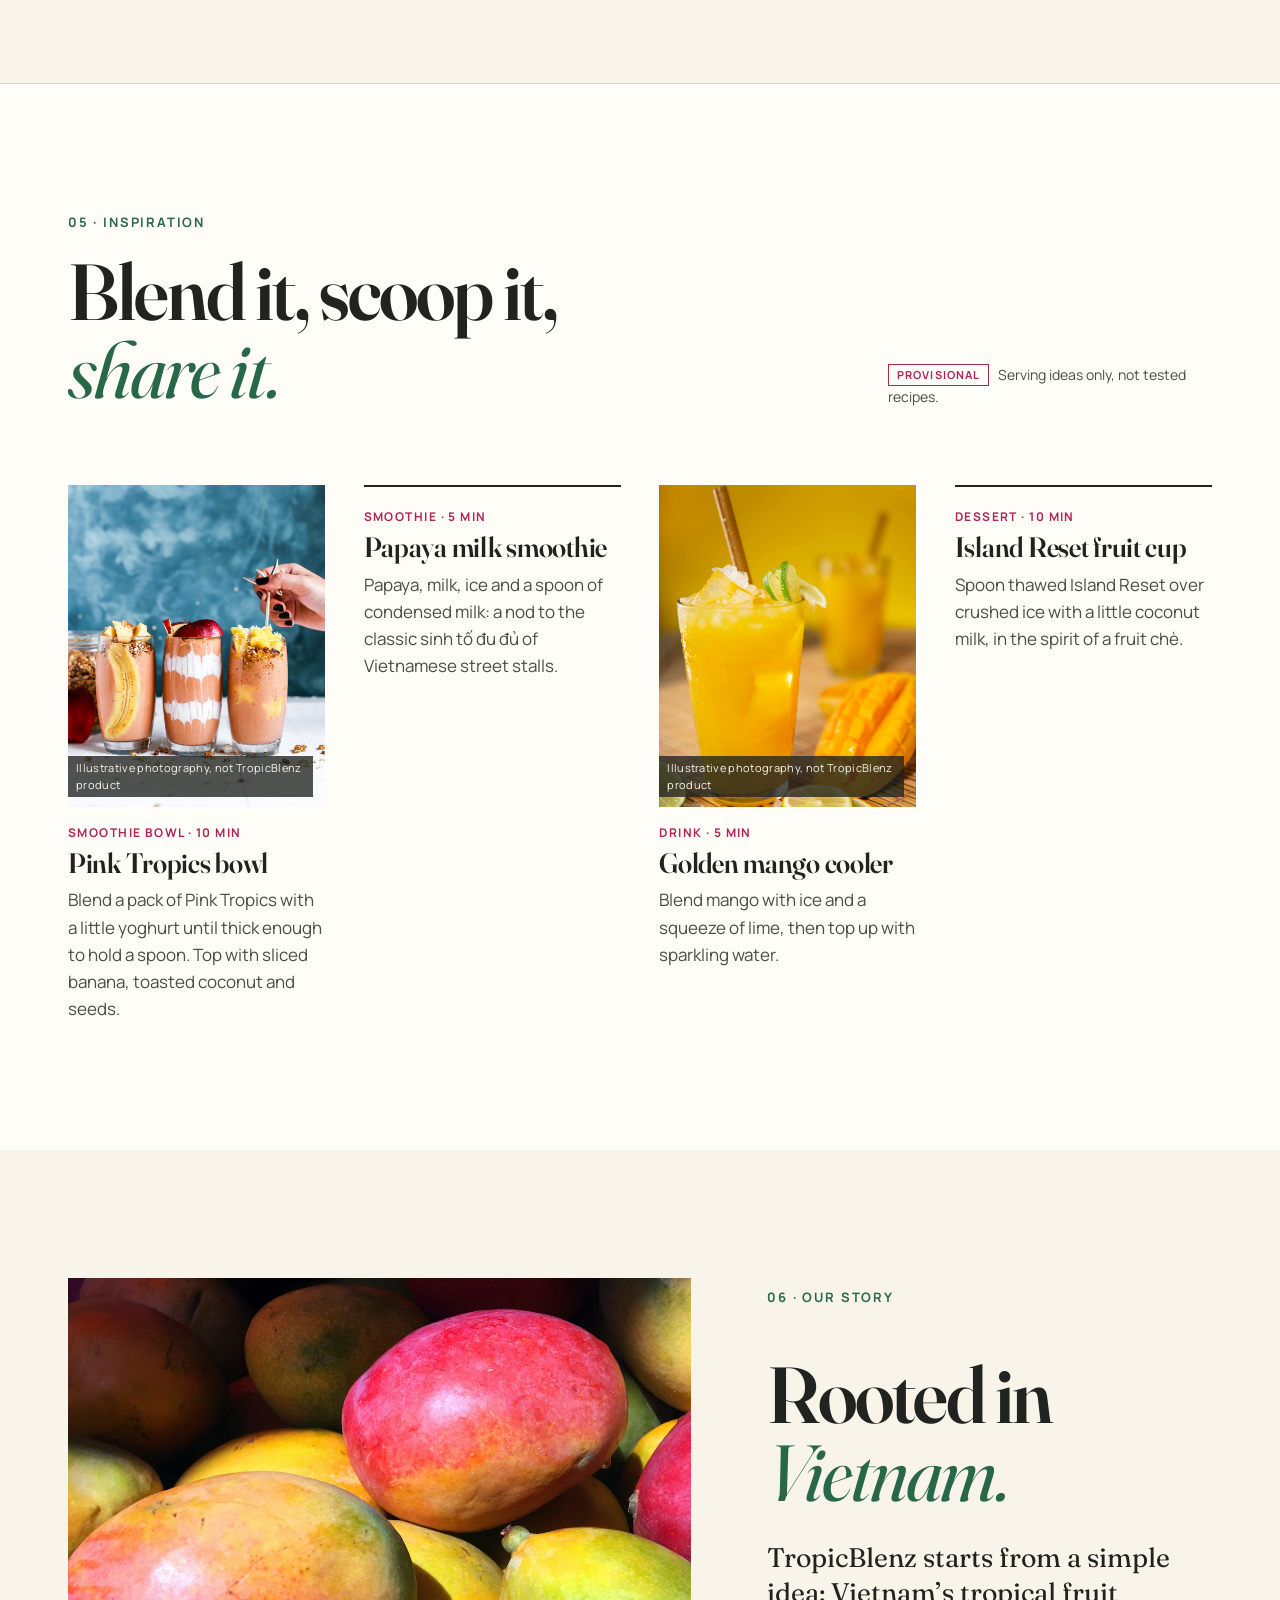
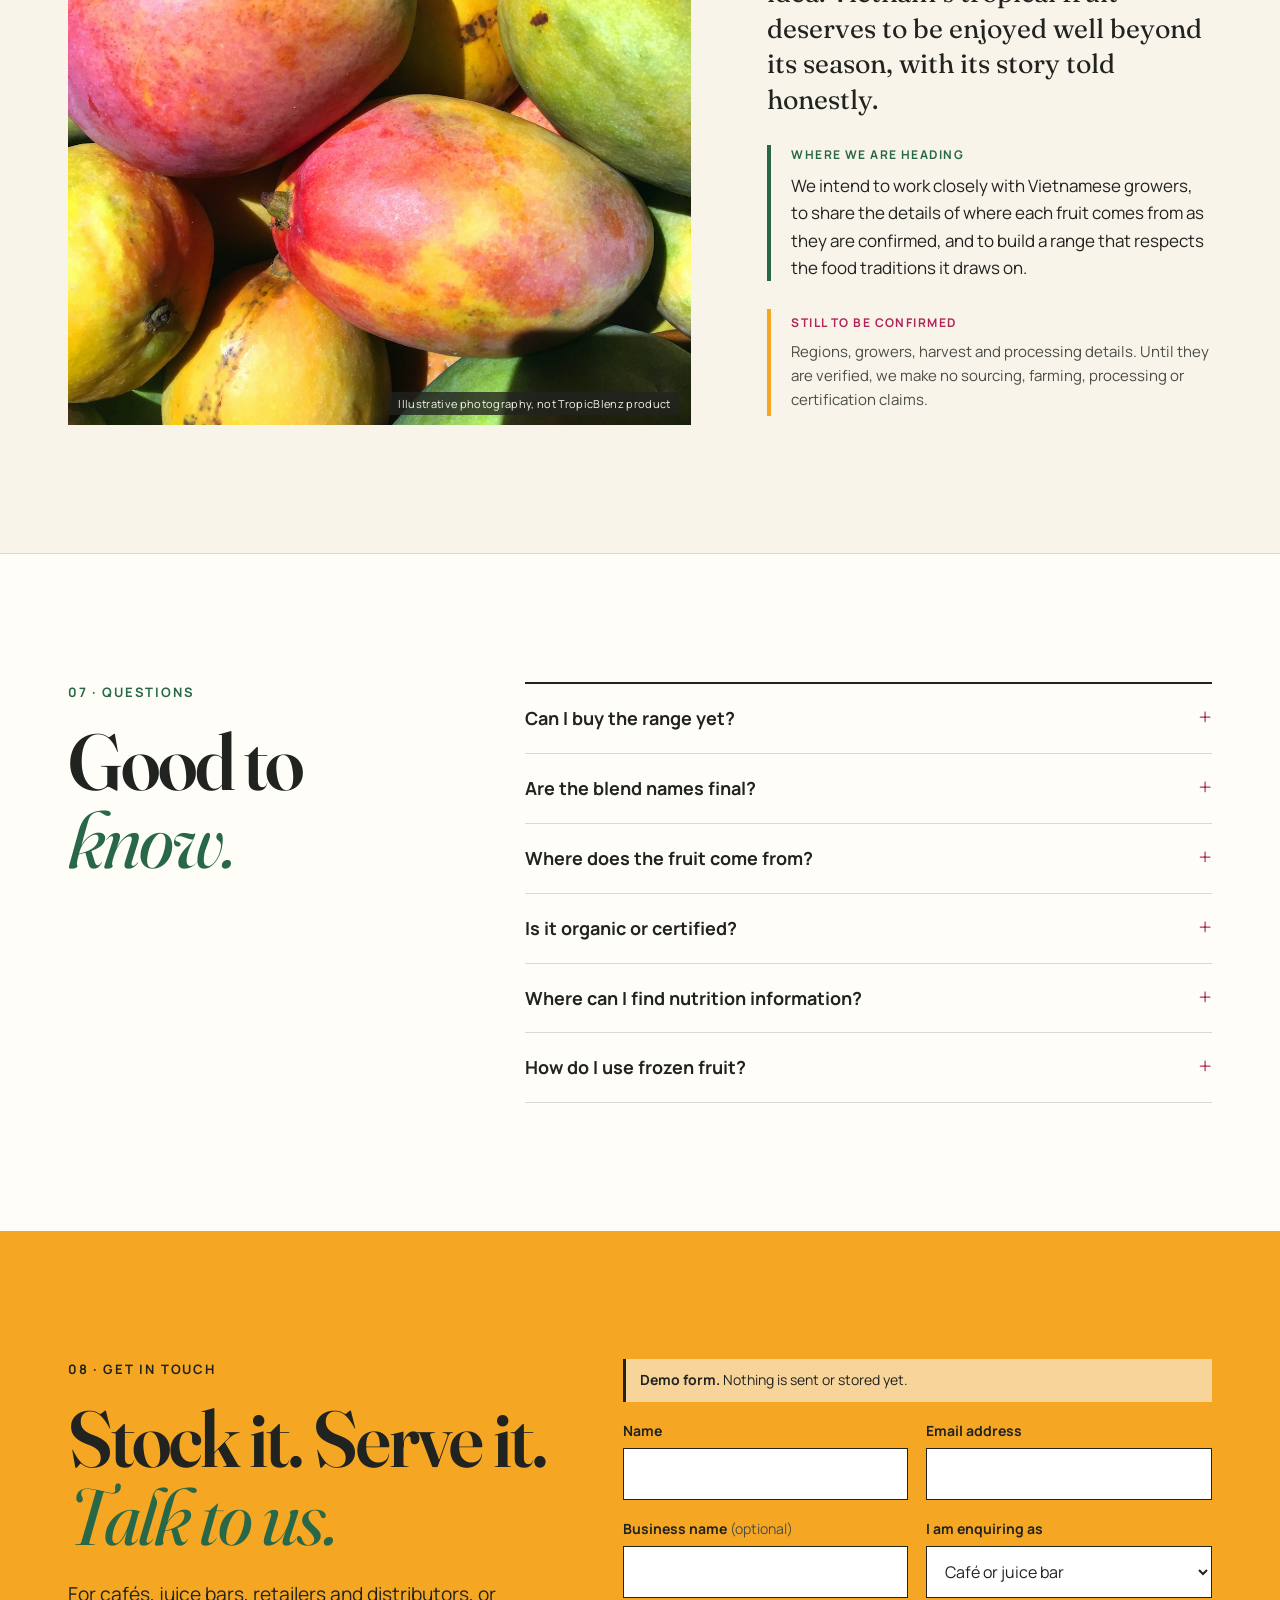
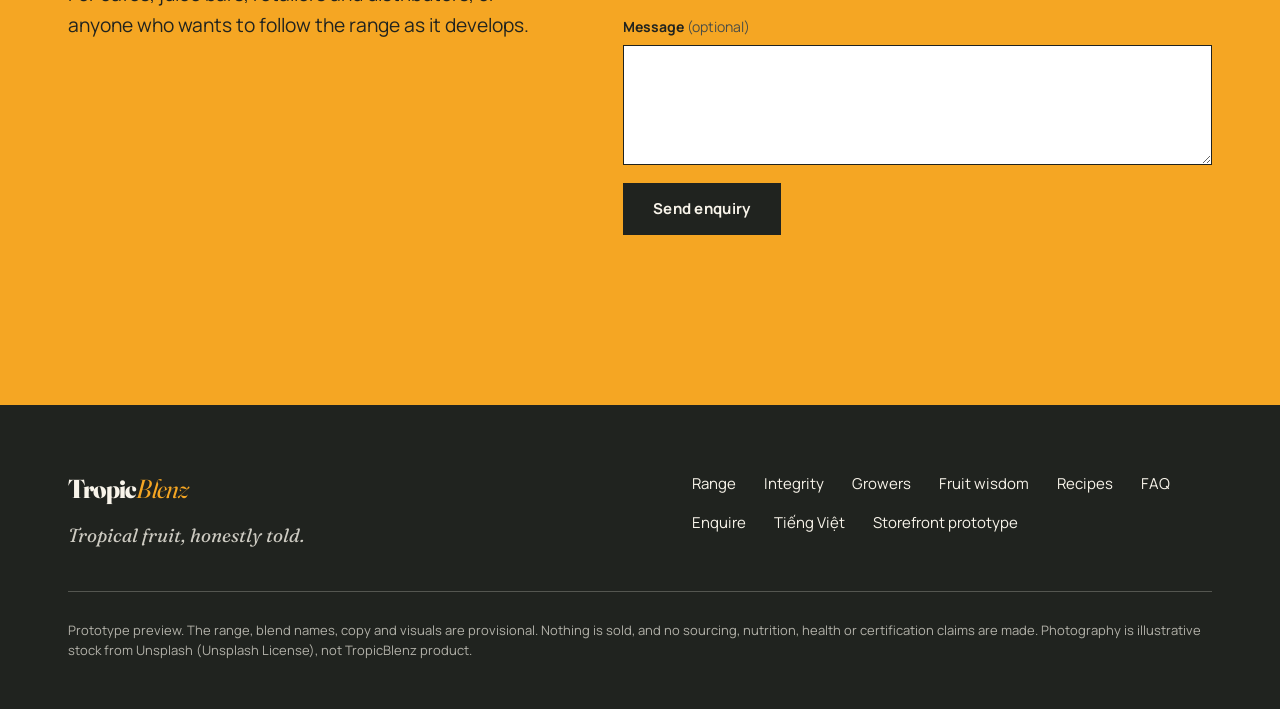
<file: range.html>
<!DOCTYPE html>
<!-- Generated by scripts/build-range.mjs from scripts/range/content.mjs. Edit those, not this file. -->
<html lang="en">
<head>
  <meta charset="utf-8">
  <meta name="viewport" content="width=device-width, initial-scale=1">
  <title>New frozen tropical fruit range | TropicBlenz</title>
  <meta name="description" content="TropicBlenz's proposed range of frozen tropical fruit, inspired by Vietnam: five single fruits and three blend concepts for smoothies, bowls and desserts. Prototype preview.">
  <meta name="theme-color" content="#20231F">
  <link rel="canonical" href="https://rayvtt.github.io/TropicBlenz/range.html">
  <link rel="alternate" hreflang="en" href="https://rayvtt.github.io/TropicBlenz/range.html">
  <link rel="alternate" hreflang="vi" href="https://rayvtt.github.io/TropicBlenz/range-vi.html">
  <link rel="alternate" hreflang="x-default" href="https://rayvtt.github.io/TropicBlenz/range.html">
  <meta property="og:type" content="website">
  <meta property="og:site_name" content="TropicBlenz">
  <meta property="og:title" content="New frozen tropical fruit range | TropicBlenz">
  <meta property="og:description" content="TropicBlenz's proposed range of frozen tropical fruit, inspired by Vietnam: five single fruits and three blend concepts for smoothies, bowls and desserts. Prototype preview.">
  <meta property="og:url" content="https://rayvtt.github.io/TropicBlenz/range.html">
  <meta property="og:locale" content="en_GB">
  <meta property="og:locale:alternate" content="vi_VN">
  <meta property="og:image" content="https://rayvtt.github.io/TropicBlenz/assets/img/mango-cubes.jpg">
  <link rel="icon" href="assets/img/favicon.svg" type="image/svg+xml">
  <link rel="preconnect" href="https://fonts.googleapis.com">
  <link rel="preconnect" href="https://fonts.gstatic.com" crossorigin>
  <link href="https://fonts.googleapis.com/css2?family=Fraunces:ital,opsz,wght@0,9..144,400;0,9..144,600;0,9..144,800;1,9..144,400;1,9..144,600&amp;family=Manrope:wght@400;500;700&amp;display=swap" rel="stylesheet">
  <link rel="stylesheet" href="assets/css/styles.css">
  <link rel="stylesheet" href="assets/css/range.css">
</head>
<body class="range-page">
  <a class="skip-link" href="#main">Skip to content</a>

  <div class="prototype-bar" role="note">Prototype preview. The range, blend names and copy are provisional, and nothing is sold.</div>

  <header class="site-header">
    <div class="wrap site-header__inner">
      <a class="wordmark" href="range.html" aria-label="TropicBlenz home">Tropic<span>Blenz</span></a>
      <nav id="site-nav" class="site-nav" aria-label="Primary" data-nav>
        <ul>
          <li><a href="#range">Range</a></li>
          <li><a href="#integrity">Integrity</a></li>
          <li><a href="#growers">Growers</a></li>
          <li><a href="#wisdom">Fruit wisdom</a></li>
          <li><a href="#recipes">Recipes</a></li>
          <li><a href="#faq">FAQ</a></li>
        </ul>
      </nav>
      <div class="site-header__tools">
        <nav class="lang-switch" aria-label="Language">
          <a href="range.html" hreflang="en" lang="en" aria-current="true" data-lang-link><span aria-hidden="true">EN</span><span class="visually-hidden">English</span></a>
          <a href="range-vi.html" hreflang="vi" lang="vi" data-lang-link><span aria-hidden="true">VI</span><span class="visually-hidden">Tiếng Việt</span></a>
        </nav>
        <a class="btn btn--small btn--ink header-cta" href="#enquire">Enquire</a>
        <button class="nav-toggle" type="button" aria-expanded="false" aria-controls="site-nav" data-nav-toggle data-label-open="Menu" data-label-close="Close">
          <span class="nav-toggle__label">Menu</span>
        </button>
      </div>
    </div>
  </header>

  <main id="main">
    <!-- HERO -->
    <section class="rhero" aria-labelledby="hero-title">
      <div class="wrap rhero__grid">
        <div class="rhero__copy">
          <p class="eyebrow">New range · Frozen tropical fruit</p>
          <h1 id="hero-title" class="rhero__title">Five fruits. Three blends. <em>One tropical table.</em></h1>
          <p class="rhero__lede">A proposed range of frozen tropical fruit inspired by Vietnam’s orchards and food traditions: single fruits for everyday cooking, and pre-portioned blends for smoothies, bowls and desserts.</p>
          <div class="hero__actions">
            <a class="btn btn--ink" href="#range">Explore the range</a>
            <a class="link-arrow" href="#enquire">Wholesale enquiry</a>
          </div>
        </div>
        <figure class="rhero__media">
          <img src="assets/img/mango-cubes.jpg" alt="Two halves of a ripe mango scored into golden cubes, on a white surface with a fern leaf and a small white flower" width="1200" height="900" fetchpriority="high">
          <figcaption class="photo-credit">Illustrative photography, not TropicBlenz product</figcaption>
        </figure>
      </div>
      <div class="wrap">
        <ul class="rhero__strip" aria-hidden="true"><li style="--tint:#D93672"></li><li style="--tint:#CFE3C8"></li><li style="--tint:#EDEBD9"></li><li style="--tint:#F5A623"></li><li style="--tint:#F06F68"></li></ul>
      </div>
    </section>

    <!-- 01 RANGE -->
    <section class="section rrange" id="range" aria-labelledby="range-title">
      <div class="wrap">
        <header class="section-head section-head--row">
          <div>
            <p class="eyebrow">01 · The range</p>
            <h2 id="range-title" class="section-title">Two ways<br>to <em>reach for fruit.</em></h2>
          </div>
          <p class="section-note"><span class="tag">Provisional</span> The range below is a proposal. Fruits, blends and formats are still being confirmed.</p>
        </header>

        <div class="usecases">
          <a class="usecase" href="#singles">
            <span class="usecase__k">A</span>
            <span class="usecase__title">Single fruits</span>
            <span class="usecase__text">Individual frozen fruit pieces for flexible, everyday use. Take what you need, keep the rest frozen, and mix your own combinations.</span>
          </a>
          <a class="usecase usecase--blend" href="#blends">
            <span class="usecase__k">B</span>
            <span class="usecase__title">Mixed blends</span>
            <span class="usecase__text">Pre-portioned packs of fruit that work together. Open one for a smoothie, a bowl, a dessert or a recipe, with no weighing or chopping.</span>
          </a>
        </div>

        <div class="subrange" id="singles">
          <h3 class="subrange__title">Single fruits <span class="subrange__count">05</span></h3>
          <ul class="fruit-grid">
            <li class="fruit" style="--tint:#D93672;--on-tint:#FFFDF8">
              <div class="fruit__field" aria-hidden="true">
                <span class="fruit__num">01</span>
                <span class="fruit__alt" lang="vi">Thanh long ruột đỏ</span>
              </div>
              <div class="fruit__body">
                <p class="fruit__photo"><span class="tag">Photography to come</span></p>
                <h4 class="fruit__name">Red dragon fruit</h4>
                <p class="fruit__notes">Deep magenta flesh flecked with tiny black seeds, and a gentle, mild sweetness. It brings colour more than sharpness.</p>
                <p class="fruit__label">Use it for</p>
                <ul class="chips"><li>Smoothies</li><li>Smoothie bowls</li><li>Sorbet-style desserts</li></ul>
              </div>
            </li>
            <li class="fruit" style="--tint:#CFE3C8;--on-tint:#20231F">
              <div class="fruit__field" aria-hidden="true">
                <span class="fruit__num">02</span>
                <span class="fruit__alt" lang="vi">Nha đam cắt khối</span>
              </div>
              <div class="fruit__body">
                <p class="fruit__photo"><span class="tag">Photography to come</span></p>
                <h4 class="fruit__name">Aloe vera cubes</h4>
                <p class="fruit__notes">Clear, jelly-like cubes with a soft bite and a very mild flavour. They add texture rather than sweetness.</p>
                <p class="fruit__label">Use it for</p>
                <ul class="chips"><li>Fruit drinks</li><li>Chè-style desserts</li><li>Yoghurt cups</li></ul>
              </div>
            </li>
            <li class="fruit" style="--tint:#EDEBD9;--on-tint:#20231F">
              <div class="fruit__field" aria-hidden="true">
                <span class="fruit__num">03</span>
                <span class="fruit__alt" lang="vi">Mãng cầu xiêm tách hạt</span>
              </div>
              <div class="fruit__body">
                <p class="fruit__photo"><span class="tag">Photography to come</span></p>
                <h4 class="fruit__name">Seedless soursop</h4>
                <p class="fruit__notes">Soft, creamy white flesh with a bright sweet-and-sour flavour. No seeds to pick out, so it goes straight into the blender.</p>
                <p class="fruit__label">Use it for</p>
                <ul class="chips"><li>Soursop smoothies</li><li>Bowls</li><li>Homemade ice lollies</li></ul>
              </div>
            </li>
            <li class="fruit" style="--tint:#F5A623;--on-tint:#20231F">
              <div class="fruit__field" aria-hidden="true">
                <span class="fruit__num">04</span>
                <span class="fruit__alt" lang="vi">Xoài chín chua ngọt</span>
              </div>
              <div class="fruit__body">
                <p class="fruit__photo"><span class="tag">Photography to come</span></p>
                <h4 class="fruit__name">Tangy ripe mango</h4>
                <p class="fruit__notes">Ripe golden mango with a little tang to balance the sweetness. The backbone of most blends.</p>
                <p class="fruit__label">Use it for</p>
                <ul class="chips"><li>Smoothies</li><li>Mango yoghurt</li><li>Sorbet</li></ul>
              </div>
            </li>
            <li class="fruit" style="--tint:#F06F68;--on-tint:#20231F">
              <div class="fruit__field" aria-hidden="true">
                <span class="fruit__num">05</span>
                <span class="fruit__alt" lang="vi">Đu đủ</span>
              </div>
              <div class="fruit__body">
                <p class="fruit__photo"><span class="tag">Photography to come</span></p>
                <h4 class="fruit__name">Papaya</h4>
                <p class="fruit__notes">Soft, mellow orange flesh with a honeyed sweetness. It blends silky-smooth.</p>
                <p class="fruit__label">Use it for</p>
                <ul class="chips"><li>Papaya milk smoothies</li><li>Bowls</li><li>Breakfast parfaits</li></ul>
              </div>
            </li>
          </ul>
          <p class="fine subrange__fine">Tasting notes describe each fruit in general. They are not test results for a finished product.</p>
        </div>

        <div class="subrange" id="blends">
          <h3 class="subrange__title">Mixed blends <span class="subrange__count">03</span></h3>
          <p class="section-note subrange__note"><span class="tag">Concept</span> Blend names and combinations are working concepts, not final products.</p>
          <ul class="blend-grid">
            <li class="blend" style="--tint:#D93672">
              <p class="blend__top"><span class="blend__num">01</span><span class="tag tag--light">Concept</span></p>
              <h4 class="blend__name">Pink Tropics</h4>
              <p class="blend__label">In the blend</p>
              <ul class="blend__fruits"><li><span class="dot" style="--dot:#D93672" aria-hidden="true"></span>Red dragon fruit</li><li><span class="dot" style="--dot:#F5A623" aria-hidden="true"></span>Tangy ripe mango</li><li><span class="dot" style="--dot:#EDEBD9" aria-hidden="true"></span>Seedless soursop</li></ul>
              <p class="blend__notes">Magenta and bright: sweet mango, mild dragon fruit and a sour lift from soursop.</p>
              <p class="blend__label">Use it for</p>
              <ul class="chips chips--light"><li>Smoothie</li><li>Smoothie bowl</li></ul>
            </li>
            <li class="blend" style="--tint:#F5A623">
              <p class="blend__top"><span class="blend__num">02</span><span class="tag tag--light">Concept</span></p>
              <h4 class="blend__name">Golden Tropics</h4>
              <p class="blend__label">In the blend</p>
              <ul class="blend__fruits"><li><span class="dot" style="--dot:#F5A623" aria-hidden="true"></span>Tangy ripe mango</li><li><span class="dot" style="--dot:#F06F68" aria-hidden="true"></span>Papaya</li><li><span class="dot" style="--dot:#EDEBD9" aria-hidden="true"></span>Seedless soursop</li></ul>
              <p class="blend__notes">Golden, creamy and mellow, with soursop keeping it fresh.</p>
              <p class="blend__label">Use it for</p>
              <ul class="chips chips--light"><li>Smoothie</li><li>Dessert cups</li></ul>
            </li>
            <li class="blend" style="--tint:#286747">
              <p class="blend__top"><span class="blend__num">03</span><span class="tag tag--light">Concept</span></p>
              <h4 class="blend__name">Island Reset</h4>
              <p class="blend__label">In the blend</p>
              <ul class="blend__fruits"><li><span class="dot" style="--dot:#D93672" aria-hidden="true"></span>Red dragon fruit</li><li><span class="dot" style="--dot:#F5A623" aria-hidden="true"></span>Tangy ripe mango</li><li><span class="dot" style="--dot:#CFE3C8" aria-hidden="true"></span>Aloe vera cubes</li></ul>
              <p class="blend__notes">Light and juicy, with aloe vera cubes for a soft, jelly-like bite.</p>
              <p class="blend__label">Use it for</p>
              <ul class="chips chips--light"><li>Fruit drinks</li><li>Chè-style desserts</li></ul>
            </li>
          </ul>
        </div>
      </div>
    </section>

    <!-- 02 INTEGRITY -->
    <section class="section integrity" id="integrity" aria-labelledby="integrity-title">
      <div class="wrap">
        <header class="section-head">
          <p class="eyebrow eyebrow--light">02 · Integrity &amp; transparency</p>
          <h2 id="integrity-title" class="section-title section-title--light">Honest about<br><em>what we know.</em></h2>
          <p class="section-lede section-lede--light">Traceability starts with telling the truth about where we are. This is a brand in development, so here is what is settled, what is still being checked and what we intend to publish.</p>
        </header>
        <div class="ledger">
          <div class="ledger__col">
            <h3 class="ledger__head"><span class="ledger__num">01</span>What we know</h3>
            <ul class="ledger__list"><li>The proposed range: five single fruits and three blend concepts.</li><li>The focus on tropical fruit and on Vietnam’s food culture.</li><li>Everything on this page is a prototype for review.</li></ul>
          </div>
          <div class="ledger__col">
            <h3 class="ledger__head"><span class="ledger__num">02</span>What we are still validating</h3>
            <ul class="ledger__list"><li>Growers, suppliers and growing regions.</li><li>How the fruit is harvested, prepared, frozen and stored.</li><li>Pack formats, nutrition information and any certifications.</li></ul>
          </div>
          <div class="ledger__col">
            <h3 class="ledger__head"><span class="ledger__num">03</span>What we will share</h3>
            <ul class="ledger__list"><li>Sourcing and handling details, once each one is verified.</li><li>Clear notes on what changes, and when.</li><li>No claims we cannot back up.</li></ul>
          </div>
        </div>
        <p class="integrity__note">No supplier, farm, origin detail, certification, lab result or processing method is claimed on this page.</p>
      </div>
    </section>

    <!-- 03 GROWERS -->
    <section class="section growers" id="growers" aria-labelledby="growers-title">
      <div class="wrap growers__grid">
        <header class="growers__head">
          <p class="eyebrow">03 · Farmers &amp; community</p>
          <h2 id="growers-title" class="section-title">Respect for<br>the people <em>who grow it.</em></h2>
          <p class="section-lede">Good fruit depends on the people who know the land, the seasons and the trees. These are the commitments we are building towards.</p>
          <p><span class="tag">Commitments, not claims</span></p>
        </header>
        <div>
          <ol class="commitments">
            <li><h3 class="commitments__head">Respect growers</h3><p>Treat farmers as partners whose work and judgement shape the product.</p></li>
            <li><h3 class="commitments__head">Value local knowledge</h3><p>Learn from the agricultural know-how that already exists in growing communities.</p></li>
            <li><h3 class="commitments__head">Build lasting relationships</h3><p>Explore fair, long-term sourcing relationships rather than one-off purchases.</p></li>
            <li><h3 class="commitments__head">Reduce avoidable waste</h3><p>Look for ways to use good fruit that might otherwise go unsold, where it is feasible.</p></li>
            <li><h3 class="commitments__head">Make the chain visible</h3><p>Show more of the journey from orchard to freezer as each step is confirmed.</p></li>
          </ol>
          <div class="placeholder-block" role="note"><p>No grower partnerships, premiums or community benefits are in place yet. We will report them only when they are real and can be shown.</p></div>
        </div>
      </div>
    </section>

    <!-- 04 FRUIT WISDOM -->
    <section class="section wisdom" id="wisdom" aria-labelledby="wisdom-title">
      <div class="wrap">
        <header class="section-head">
          <p class="eyebrow">04 · Vietnamese fruit wisdom</p>
          <h2 id="wisdom-title" class="section-title">Flavour, season<br><em>and balance.</em></h2>
          <p class="section-lede">In Vietnamese kitchens, fruit is talked about in more than one way: by taste, by season, and by its <span lang="vi">tính</span>, its traditional “nature”.</p>
        </header>
        <div class="wisdom__grid">
          <div class="wisdom__block">
            <p class="wisdom__num" aria-hidden="true">01</p>
            <h3 class="wisdom__head">Taste first</h3>
            <p>Sweet, sour and the balance between them. A ripe mango with a little tang, or soursop that is both sweet and sharp, is valued for exactly that contrast.</p>
          </div>
          <div class="wisdom__block">
            <p class="wisdom__num" aria-hidden="true">02</p>
            <h3 class="wisdom__head">In season</h3>
            <p>Fruit eaten <span lang="vi">đúng mùa</span>, in its season, is part of everyday food culture. Freezing lets a season’s fruit be enjoyed later.</p>
          </div>
          <div class="wisdom__block">
            <p class="wisdom__num" aria-hidden="true">03</p>
            <h3 class="wisdom__head"><span lang="vi">Tính mát</span> and <span lang="vi">tính nhiệt</span></h3>
            <p>Traditional Vietnamese food culture, shaped by yin–yang (<span lang="vi">âm dương</span>) thinking, sorts foods by nature: cold (<span lang="vi">hàn</span>), cool (<span lang="vi">lương</span>, everyday <span lang="vi">mát</span>), warm (<span lang="vi">ôn</span>), hot (<span lang="vi">nhiệt</span>, everyday <span lang="vi">nóng</span>) or neutral (<span lang="vi">bình</span>). Cooks combine them to keep a meal in balance.</p>
          </div>
        </div>
        <p class="wisdom__source fine">Source for the food classification: Bùi Bá Linh, “Triết lý Âm Dương – Ngũ Hành trong nghệ thuật ẩm thực của người Việt Nam”, <cite>Sài Gòn Giải Phóng</cite>, 28 May 2007. <a href="https://www.sggp.org.vn/triet-ly-am-duong-ngu-hanh-trong-nghe-thuat-am-thuc-cua-nguoi-viet-nam-post264934.html" hreflang="vi" rel="noopener">Read the article (Vietnamese)</a></p>
        <aside class="disclaimer" aria-label="Tradition, not medical advice">
          <p class="disclaimer__head">Tradition, not medical advice</p>
          <p>This section describes cultural tradition. It is not medical or nutritional advice, and we do not claim that any fruit treats, prevents or cures illness. We have not assigned a traditional “nature” to individual fruits here; we will add fruit-by-fruit notes only when they can be attributed to credible sources.</p>
        </aside>
      </div>
    </section>

    <!-- 05 RECIPES -->
    <section class="section ideas" id="recipes" aria-labelledby="recipes-title">
      <div class="wrap">
        <header class="section-head section-head--row">
          <div>
            <p class="eyebrow">05 · Inspiration</p>
            <h2 id="recipes-title" class="section-title">Blend it, scoop it,<br><em>share it.</em></h2>
          </div>
          <p class="section-note"><span class="tag">Provisional</span> Serving ideas only, not tested recipes.</p>
        </header>
        <div class="idea-grid">
            <article class="idea idea--photo">
              <figure class="idea__media">
                <img src="assets/img/smoothies.jpg" alt="Three tall smoothies in glasses topped with fresh fruit, against a blue backdrop" loading="lazy" width="1000" height="1423">
                <figcaption class="photo-credit">Illustrative photography, not TropicBlenz product</figcaption>
              </figure>
              <div class="idea__body">
                <p class="idea__meta">Smoothie bowl · 10 min</p>
                <h3 class="idea__title">Pink Tropics bowl</h3>
                <p>Blend a pack of Pink Tropics with a little yoghurt until thick enough to hold a spoon. Top with sliced banana, toasted coconut and seeds.</p>
              </div>
            </article>
            <article class="idea">
              <div class="idea__body">
                <p class="idea__meta">Smoothie · 5 min</p>
                <h3 class="idea__title">Papaya milk smoothie</h3>
                <p>Papaya, milk, ice and a spoon of condensed milk: a nod to the classic <span lang="vi">sinh tố đu đủ</span> of Vietnamese street stalls.</p>
              </div>
            </article>
            <article class="idea idea--photo">
              <figure class="idea__media">
                <img src="assets/img/mango-drink.jpg" alt="A tall glass of iced golden mango drink with a lime wedge, mango slices beside it" loading="lazy" width="1000" height="1500">
                <figcaption class="photo-credit">Illustrative photography, not TropicBlenz product</figcaption>
              </figure>
              <div class="idea__body">
                <p class="idea__meta">Drink · 5 min</p>
                <h3 class="idea__title">Golden mango cooler</h3>
                <p>Blend mango with ice and a squeeze of lime, then top up with sparkling water.</p>
              </div>
            </article>
            <article class="idea">
              <div class="idea__body">
                <p class="idea__meta">Dessert · 10 min</p>
                <h3 class="idea__title">Island Reset fruit cup</h3>
                <p>Spoon thawed Island Reset over crushed ice with a little coconut milk, in the spirit of a fruit <span lang="vi">chè</span>.</p>
              </div>
            </article>
        </div>
      </div>
    </section>

    <!-- 06 STORY -->
    <section class="section story" id="story" aria-labelledby="story-title">
      <div class="wrap story__grid">
        <figure class="story__media">
          <img src="assets/img/mangoes.jpg" alt="A heap of ripe mangoes in red, orange, yellow and green, in bright sunlight" loading="lazy" width="1200" height="1600">
          <figcaption class="photo-credit">Illustrative photography, not TropicBlenz product</figcaption>
        </figure>
        <div class="story__body">
          <p class="eyebrow">06 · Our story</p>
          <h2 id="story-title" class="section-title">Rooted in<br><em>Vietnam.</em></h2>
          <p class="story__lede">TropicBlenz starts from a simple idea: Vietnam’s tropical fruit deserves to be enjoyed well beyond its season, with its story told honestly.</p>
          <div class="intent">
            <p class="intent__label">Where we are heading</p>
            <p>We intend to work closely with Vietnamese growers, to share the details of where each fruit comes from as they are confirmed, and to build a range that respects the food traditions it draws on.</p>
          </div>
          <div class="placeholder-block" role="note">
            <p class="placeholder-block__label">Still to be confirmed</p>
            <p>Regions, growers, harvest and processing details. Until they are verified, we make no sourcing, farming, processing or certification claims.</p>
          </div>
        </div>
      </div>
    </section>

    <!-- 07 FAQ -->
    <section class="section faq" id="faq" aria-labelledby="faq-title">
      <div class="wrap faq__grid">
        <header>
          <p class="eyebrow">07 · Questions</p>
          <h2 id="faq-title" class="section-title">Good to <em>know.</em></h2>
        </header>
        <div class="faq__list">
          <details class="faq__item">
            <summary>Can I buy the range yet?</summary>
            <p>Not yet. This page is a prototype. The range, packs and availability are still being confirmed. Use the enquiry form below to register interest.</p>
          </details>
          <details class="faq__item">
            <summary>Are the blend names final?</summary>
            <p>No. Pink Tropics, Golden Tropics and Island Reset are working concepts. Names and combinations may change.</p>
          </details>
          <details class="faq__item">
            <summary>Where does the fruit come from?</summary>
            <p>The range is built around Vietnam’s tropical fruit. Specific growers, regions and handling are still being validated, and we will publish them once they are verified.</p>
          </details>
          <details class="faq__item">
            <summary>Is it organic or certified?</summary>
            <p>We make no organic or certification claims. If that changes, we will show the evidence.</p>
          </details>
          <details class="faq__item">
            <summary>Where can I find nutrition information?</summary>
            <p>Nutrition information will be published once it has been measured for the final products. Until then we do not give any.</p>
          </details>
          <details class="faq__item">
            <summary>How do I use frozen fruit?</summary>
            <p>Use it straight from the freezer in smoothies and bowls, or let it thaw a little for desserts and toppings. Final storage and use guidance will be on the pack.</p>
          </details>
        </div>
      </div>
    </section>

    <!-- 08 ENQUIRE -->
    <section class="section enquire" id="enquire" aria-labelledby="enquire-title">
      <div class="wrap enquire__grid">
        <div>
          <p class="eyebrow eyebrow--ink">08 · Get in touch</p>
          <h2 id="enquire-title" class="section-title">Stock it. Serve it.<br><em>Talk to us.</em></h2>
          <p class="section-lede">For cafés, juice bars, retailers and distributors, or anyone who wants to follow the range as it develops.</p>
        </div>
        <form class="enquire__form" data-enquire novalidate data-err-name="Please enter your name." data-err-email="Please enter a valid email address." data-ok="Thank you. This is a demo, so your enquiry was not sent or stored.">
          <p class="form-notice" role="note"><strong>Demo form.</strong> Nothing is sent or stored yet.</p>
          <div class="field-grid">
            <div class="field">
              <label for="eq-name">Name</label>
              <input id="eq-name" name="name" type="text" autocomplete="name" required aria-describedby="eq-name-err">
              <p class="field__error" id="eq-name-err"></p>
            </div>
            <div class="field">
              <label for="eq-email">Email address</label>
              <input id="eq-email" name="email" type="email" autocomplete="email" required aria-describedby="eq-email-err">
              <p class="field__error" id="eq-email-err"></p>
            </div>
            <div class="field">
              <label for="eq-company">Business name <span class="optional">(optional)</span></label>
              <input id="eq-company" name="company" type="text" autocomplete="organization">
            </div>
            <div class="field">
              <label for="eq-type">I am enquiring as</label>
              <select id="eq-type" name="type"><option>Café or juice bar</option><option>Retailer</option><option>Distributor or importer</option><option>Food service</option><option>Just interested</option></select>
            </div>
            <div class="field field--full">
              <label for="eq-message">Message <span class="optional">(optional)</span></label>
              <textarea id="eq-message" name="message" rows="4"></textarea>
            </div>
          </div>
          <button class="btn btn--ink" type="submit">Send enquiry</button>
          <p class="form-status" role="status" aria-live="polite" data-form-status></p>
        </form>
      </div>
    </section>
  </main>

  <footer class="site-footer">
    <div class="wrap site-footer__grid">
      <div>
        <a class="wordmark wordmark--light" href="range.html">Tropic<span>Blenz</span></a>
        <p class="site-footer__tag">Tropical fruit, honestly told.</p>
      </div>
      <nav aria-label="Footer">
        <ul class="site-footer__links">
          <li><a href="#range">Range</a></li>
          <li><a href="#integrity">Integrity</a></li>
          <li><a href="#growers">Growers</a></li>
          <li><a href="#wisdom">Fruit wisdom</a></li>
          <li><a href="#recipes">Recipes</a></li>
          <li><a href="#faq">FAQ</a></li>
          <li><a href="#enquire">Enquire</a></li>
          <li><a href="range-vi.html" hreflang="vi" lang="vi" data-lang-link>Tiếng Việt</a></li>
          <li><a href="index.html">Storefront prototype</a></li>
        </ul>
      </nav>
      <p class="site-footer__small">Prototype preview. The range, blend names, copy and visuals are provisional. Nothing is sold, and no sourcing, nutrition, health or certification claims are made. Photography is illustrative stock from Unsplash (Unsplash License), not TropicBlenz product.</p>
    </div>
  </footer>

  <script src="assets/js/range.js" defer></script>
</body>
</html>
</file>
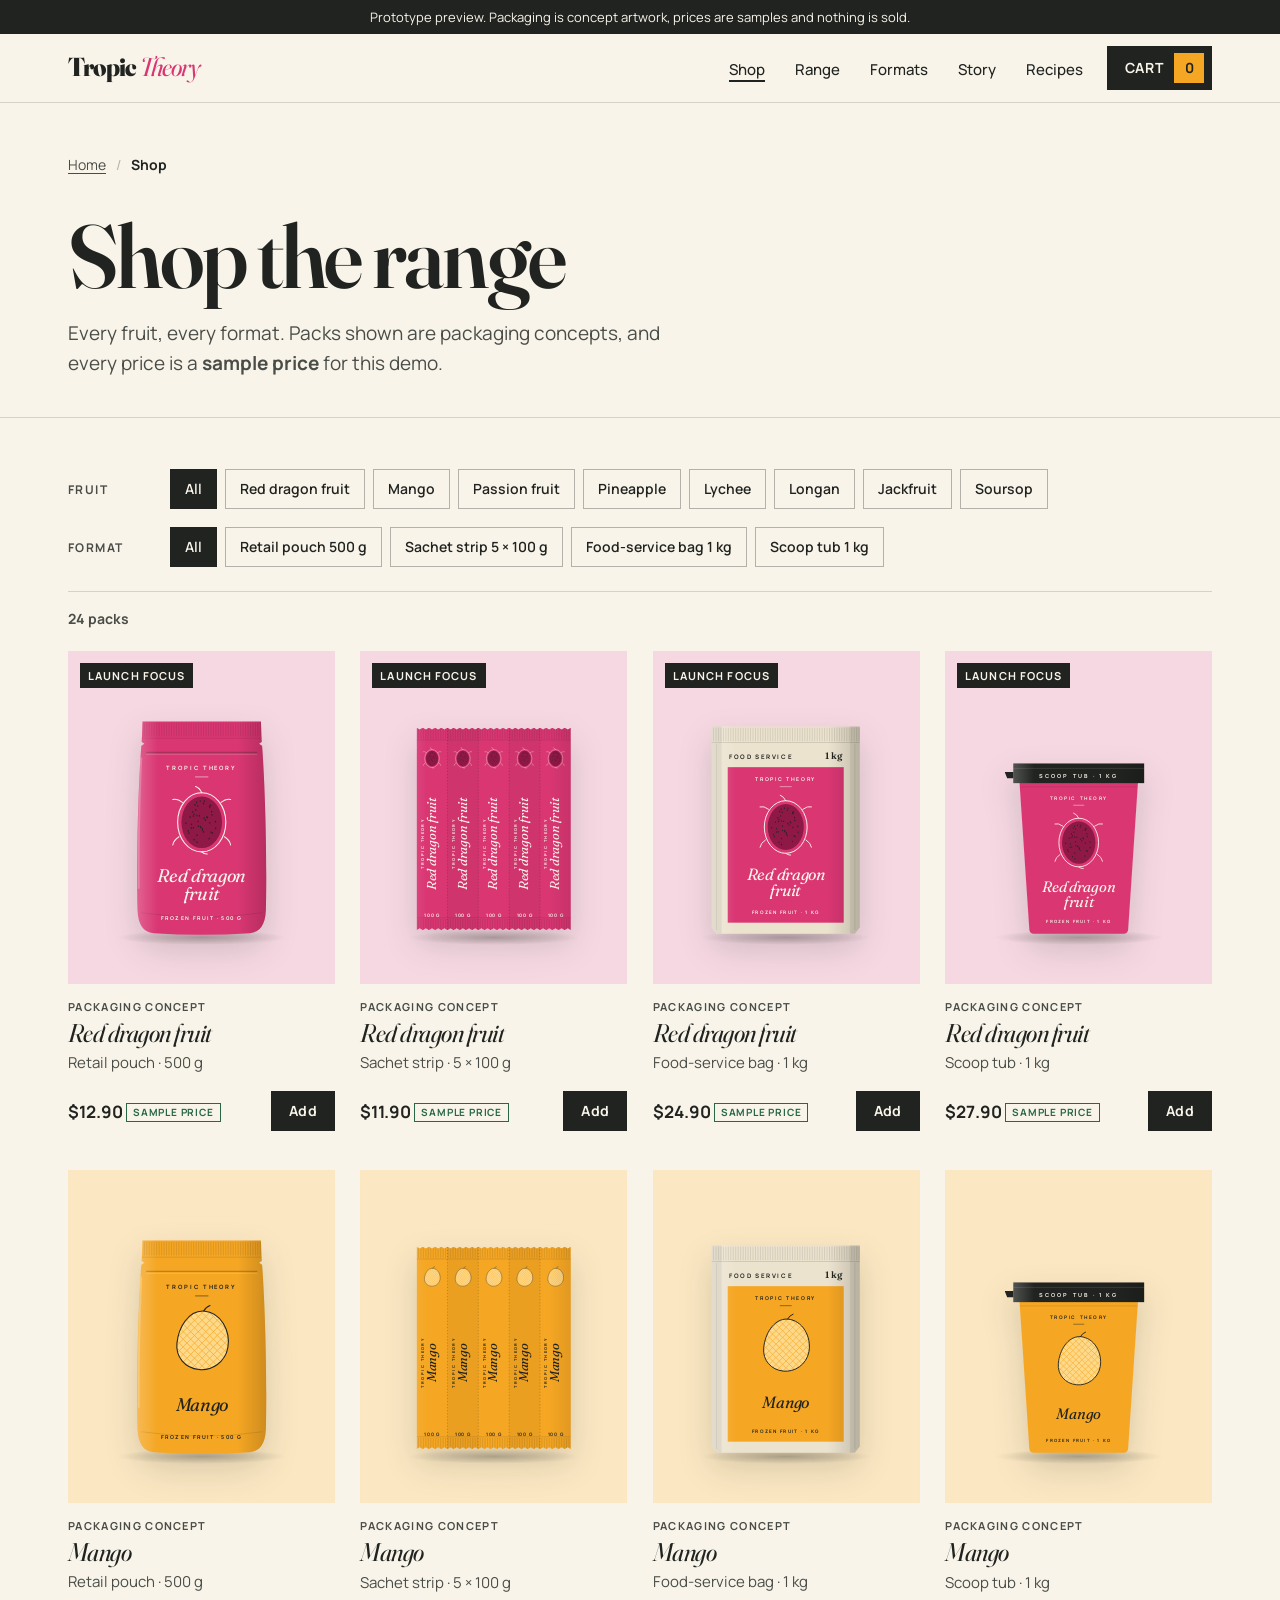
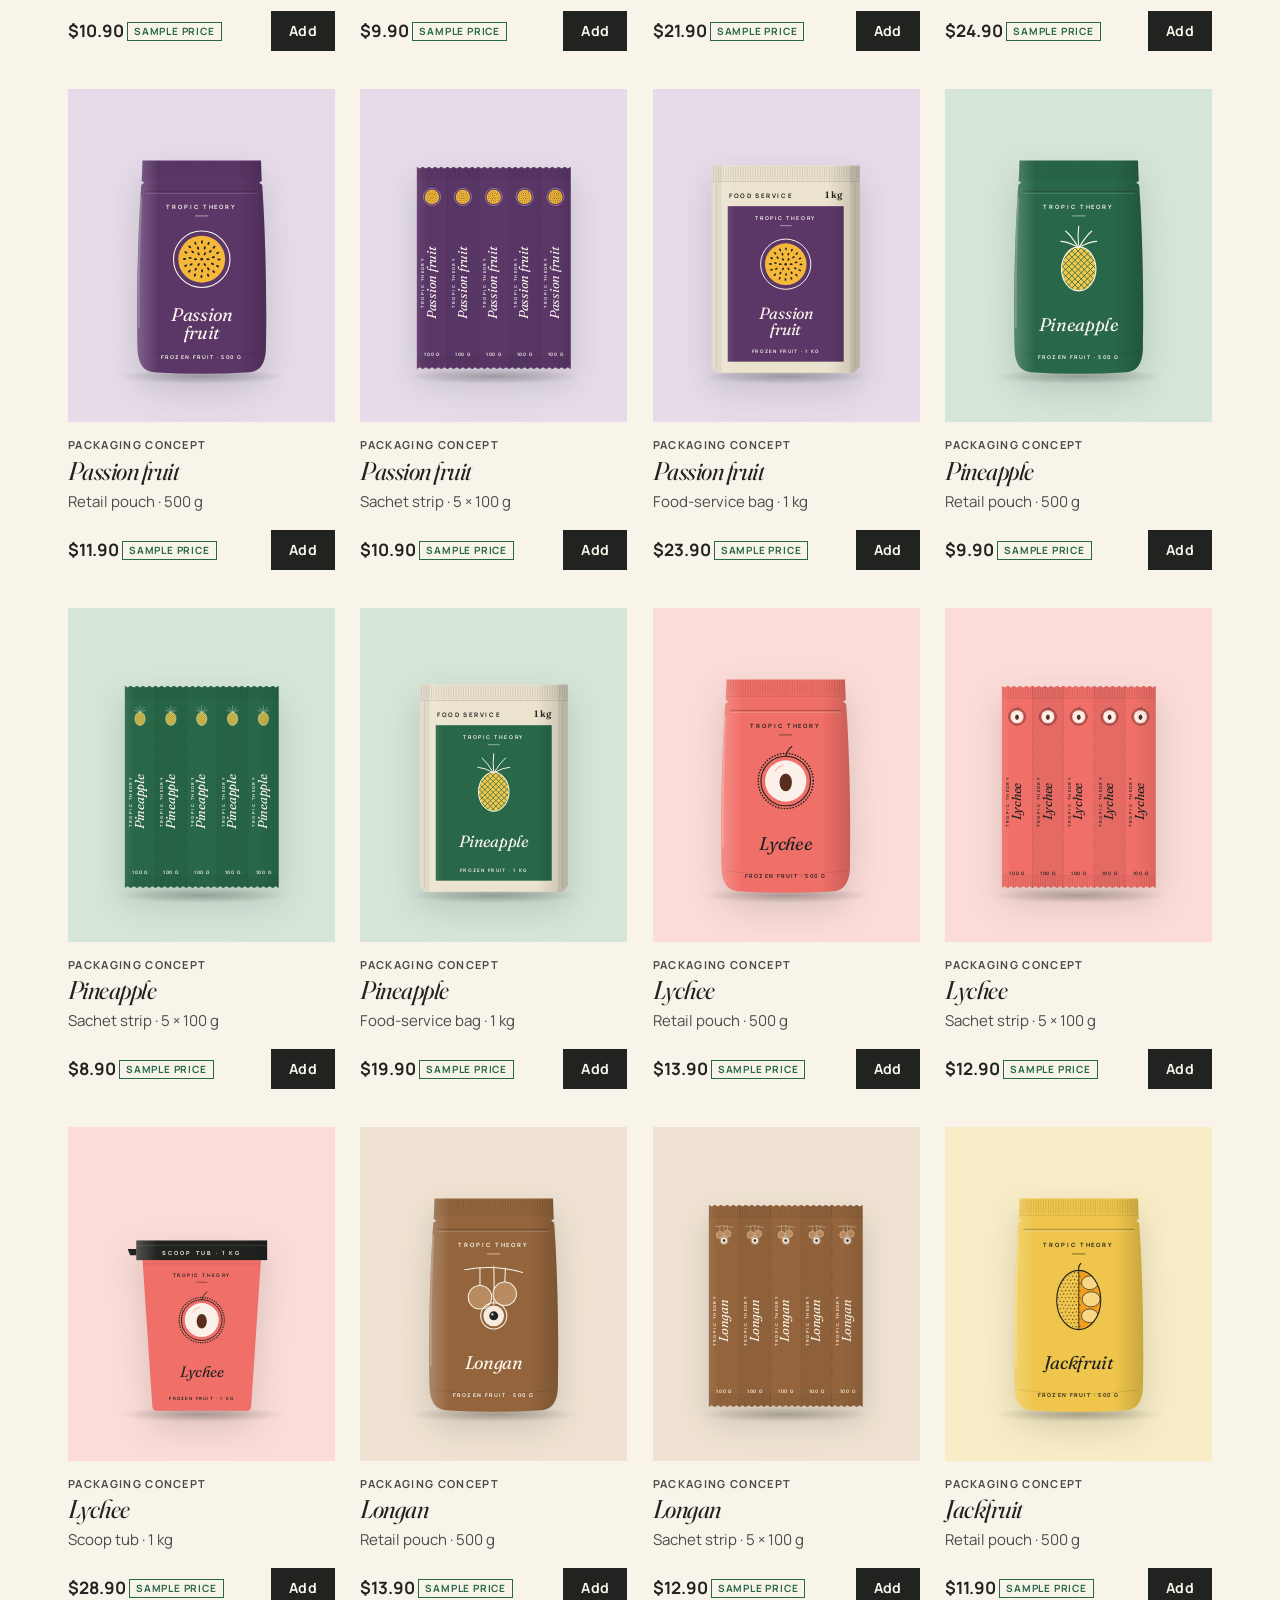
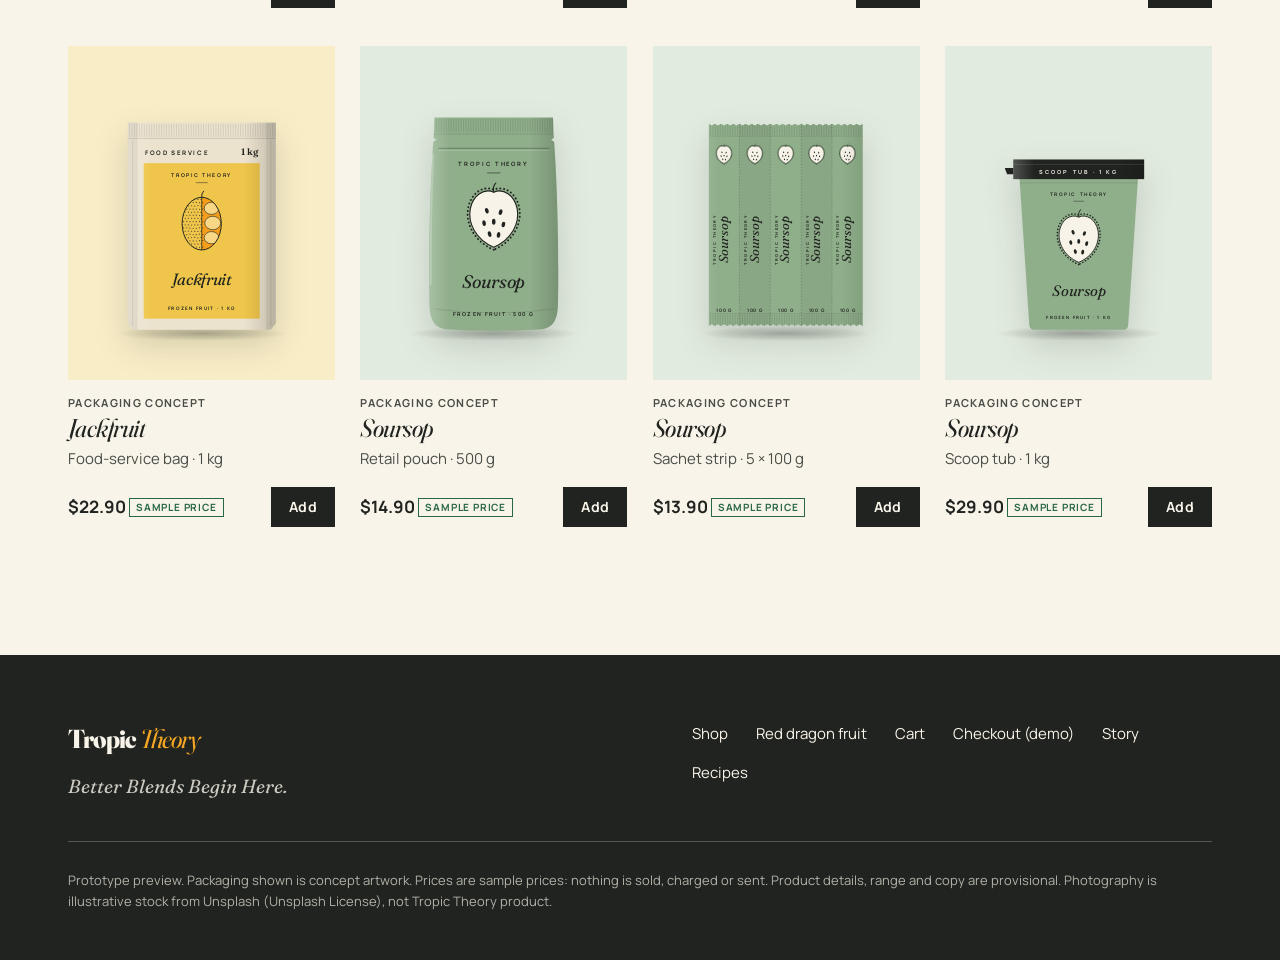
<file: shop.html>
<!DOCTYPE html>
<html lang="en">
<head>
  <meta charset="utf-8">
  <meta name="viewport" content="width=device-width, initial-scale=1">
  <title>Shop the range | Tropic Theory</title>
  <meta name="description" content="Browse Tropic Theory frozen tropical fruit by fruit and format: pouches, sachets, food-service bags and scoop tubs. Prototype shop with sample prices.">
  <meta name="theme-color" content="#20231F">
  <meta property="og:type" content="website">
  <meta property="og:title" content="Shop the range | Tropic Theory">
  <meta property="og:description" content="Browse Tropic Theory frozen tropical fruit by fruit and format: pouches, sachets, food-service bags and scoop tubs. Prototype shop with sample prices.">
  <meta property="og:image" content="assets/img/hero-dragon-fruit.jpg">
  <link rel="icon" href="assets/img/favicon.svg" type="image/svg+xml">
  <link rel="preconnect" href="https://fonts.googleapis.com">
  <link rel="preconnect" href="https://fonts.gstatic.com" crossorigin>
  <link href="https://fonts.googleapis.com/css2?family=Fraunces:ital,opsz,wght@0,9..144,400;0,9..144,600;0,9..144,800;1,9..144,400;1,9..144,600&amp;family=Manrope:wght@400;500;700&amp;display=swap" rel="stylesheet">
  <link rel="stylesheet" href="assets/css/styles.css">
</head>
<body>
  <a class="skip-link" href="#main">Skip to content</a>

  <div class="prototype-bar" role="note">
    Prototype preview. Packaging is concept artwork, prices are samples and nothing is sold.
  </div>

  <header class="site-header">
    <div class="wrap site-header__inner">
      <a class="wordmark" href="index.html" aria-label="Tropic Theory home">Tropic <span>Theory</span></a>
      <nav id="site-nav" class="site-nav" aria-label="Primary" data-nav>
        <ul>
          <li><a href="shop.html" aria-current="page">Shop</a></li>
          <li><a href="index.html#range">Range</a></li>
          <li><a href="index.html#formats">Formats</a></li>
          <li><a href="index.html#story">Story</a></li>
          <li><a href="index.html#recipes">Recipes</a></li>
        </ul>
      </nav>
      <div class="site-header__tools">
        <a class="cart-btn" href="cart.html" data-cart-open aria-label="Cart, 0 items">Cart <span class="cart-btn__count" data-cart-count>0</span></a>
        <button class="nav-toggle" type="button" aria-expanded="false" aria-controls="site-nav" data-nav-toggle>
          <span class="nav-toggle__label">Menu</span>
        </button>
      </div>
    </div>
  </header>

  <main id="main">
    <section class="page-head" aria-labelledby="page-title">
      <div class="wrap">
        <nav class="crumbs" aria-label="Breadcrumb">
          <ol>
            <li><a href="index.html">Home</a></li>
            <li><span aria-current="page">Shop</span></li>
          </ol>
        </nav>
        <h1 id="page-title" class="page-title">Shop the range</h1>
        <p class="page-lede">Every fruit, every format. Packs shown are packaging concepts, and every price is a <strong>sample price</strong> for this demo.</p>
      </div>
    </section>

    <section class="section section--tight shop" aria-labelledby="shop-products-title">
      <div class="wrap">
        <h2 id="shop-products-title" class="visually-hidden">Products</h2>
        <div class="filters">
          <fieldset class="filter">
            <legend class="filter__label">Fruit</legend>
            <div class="filter__options" data-filter="fruit"></div>
          </fieldset>
          <fieldset class="filter">
            <legend class="filter__label">Format</legend>
            <div class="filter__options" data-filter="format"></div>
          </fieldset>
        </div>
        <p class="results-count" role="status" aria-live="polite" data-results-count></p>
        <ul class="product-grid" data-product-grid></ul>
        <div class="empty" data-shop-empty hidden>
          <p class="empty__title">No packs match that combination.</p>
          <p>Not every fruit comes in every format in this proposed range.</p>
          <button class="btn btn--ink" type="button" data-filter-reset>Show all packs</button>
        </div>
        <noscript><p class="empty">The shop needs JavaScript in this prototype.</p></noscript>
      </div>
    </section>
  </main>

  <footer class="site-footer">
    <div class="wrap site-footer__grid">
      <div>
        <a class="wordmark wordmark--light" href="index.html">Tropic <span>Theory</span></a>
        <p class="site-footer__tag">Better Blends Begin Here.</p>
      </div>
      <nav aria-label="Footer">
        <ul class="site-footer__links">
          <li><a href="shop.html">Shop</a></li>
          <li><a href="product.html?id=red-dragon-fruit">Red dragon fruit</a></li>
          <li><a href="cart.html">Cart</a></li>
          <li><a href="checkout.html">Checkout (demo)</a></li>
          <li><a href="index.html#story">Story</a></li>
          <li><a href="index.html#recipes">Recipes</a></li>
        </ul>
      </nav>
      <p class="site-footer__small">
        Prototype preview. Packaging shown is concept artwork. Prices are sample prices: nothing is sold, charged or sent.
        Product details, range and copy are provisional. Photography is illustrative stock from Unsplash (Unsplash License), not Tropic Theory product.
      </p>
    </div>
  </footer>

  <script src="assets/js/products.js" defer></script>
  <script src="assets/js/packs.js" defer></script>
  <script src="assets/js/cart.js" defer></script>
  <script src="assets/js/main.js" defer></script>
  <script src="assets/js/shop.js" defer></script>
</body>
</html>
</file>
<file: assets/css/styles.css>
/* Tropic Theory: storefront prototype
   Tropical Modernism: editorial serif display, flat colour fields, square edges,
   generous space and packaging as the hero. */

:root {
  /* Provisional art-direction palette */
  --mango: #F5A623;
  --guava: #F06F68;
  --leaf: #286747;
  --coconut: #F8F4EA;
  --ink: #20231F;
  --dragon: #D93672;

  --dragon-text: #B0245A;   /* dragon, darkened for small text on light grounds */
  --dragon-tint: #F6D8E2;
  --paper: #FFFDF8;
  --ink-soft: #4a4d47;
  --line: rgba(32, 35, 31, 0.16);
  --line-strong: rgba(32, 35, 31, 0.32);
  --line-light: rgba(248, 244, 234, 0.24);

  --font-display: "Fraunces", Georgia, "Times New Roman", serif;
  --font-body: "Manrope", system-ui, -apple-system, "Segoe UI", sans-serif;

  --wrap: 1240px;
  --gutter: clamp(16px, 4vw, 48px);
  --section-y: clamp(72px, 10vw, 144px);
  --header-h: 68px;
  --ease: cubic-bezier(.2, .7, .2, 1);
}

*,
*::before,
*::after { box-sizing: border-box; }

html { scroll-behavior: smooth; scroll-padding-top: calc(var(--header-h) + 12px); }
html.has-drawer { overflow: hidden; }
@media (prefers-reduced-motion: reduce) {
  html { scroll-behavior: auto; }
  *, *::before, *::after { transition: none !important; animation: none !important; }
}

body {
  margin: 0;
  background: var(--coconut);
  color: var(--ink);
  font-family: var(--font-body);
  font-size: 17px;
  line-height: 1.6;
  -webkit-font-smoothing: antialiased;
  overflow-x: hidden;
}

img { display: block; max-width: 100%; height: auto; }
svg { display: block; }
figure { margin: 0; }
h1, h2, h3 { margin: 0; font-weight: 600; }
p { margin: 0; }
ul, ol { margin: 0; padding: 0; list-style: none; }
dl, dd { margin: 0; }
fieldset { margin: 0; padding: 0; border: 0; min-width: 0; }
legend { padding: 0; }
a { color: inherit; }
button { font: inherit; color: inherit; }
[hidden] { display: none !important; }

:focus-visible {
  outline: 3px solid var(--dragon);
  outline-offset: 3px;
}

.wrap {
  width: 100%;
  max-width: var(--wrap);
  margin-inline: auto;
  padding-inline: var(--gutter);
}

.visually-hidden {
  position: absolute !important;
  width: 1px; height: 1px;
  padding: 0; margin: -1px;
  overflow: hidden; clip: rect(0 0 0 0);
  white-space: nowrap; border: 0;
}

.skip-link {
  position: absolute;
  left: 12px;
  top: -60px;
  z-index: 100;
  padding: 10px 16px;
  background: var(--ink);
  color: var(--coconut);
  font-weight: 700;
  text-decoration: none;
}
.skip-link:focus { top: 12px; }

/* ---------- Prototype bar ---------- */
.prototype-bar {
  background: var(--ink);
  color: var(--coconut);
  font-size: 13px;
  line-height: 1.4;
  text-align: center;
  padding: 8px var(--gutter);
}

/* ---------- Shared type ---------- */
.eyebrow {
  font-size: 13px;
  font-weight: 700;
  letter-spacing: 0.14em;
  text-transform: uppercase;
  color: var(--leaf);
  margin-bottom: 20px;
}
.eyebrow--light { color: var(--mango); }
.eyebrow--ink { color: var(--ink); }

.section-title {
  font-family: var(--font-display);
  font-variation-settings: "opsz" 144;
  font-weight: 600;
  font-size: clamp(40px, 6.2vw, 84px);
  line-height: 0.98;
  letter-spacing: -0.025em;
}
.section-title em { font-style: italic; font-weight: 400; color: var(--leaf); }
.section-title--light { color: var(--coconut); }
.section-title--small { font-size: clamp(32px, 4vw, 52px); }

.page-title {
  font-family: var(--font-display);
  font-variation-settings: "opsz" 144;
  font-weight: 600;
  font-size: clamp(44px, 7vw, 96px);
  line-height: 0.95;
  letter-spacing: -0.03em;
}
.page-lede { margin-top: 20px; max-width: 52ch; font-size: clamp(17px, 1.5vw, 19px); color: var(--ink-soft); }

.section-note {
  font-size: 14px;
  color: var(--ink-soft);
  max-width: 36ch;
}
.section-note--light { color: rgba(248, 244, 234, 0.78); }

.tag {
  display: inline-block;
  margin-right: 6px;
  padding: 2px 8px;
  border: 1px solid currentColor;
  font-size: 11px;
  font-weight: 700;
  letter-spacing: 0.1em;
  text-transform: uppercase;
  line-height: 1.5;
  color: var(--dragon-text);
  vertical-align: 1px;
}
.tag--light { color: var(--mango); }

/* "Sample price" marker used everywhere a price appears */
.sample {
  display: inline-block;
  padding: 1px 6px;
  border: 1px solid currentColor;
  font: 700 10px/1.5 var(--font-body);
  letter-spacing: 0.08em;
  text-transform: uppercase;
  color: var(--leaf);
  white-space: nowrap;
  vertical-align: 2px;
}
.fine { font-size: 13px; color: var(--ink-soft); }
.tbc {
  display: inline-block;
  margin-right: 6px;
  padding: 0 6px;
  background: var(--ink);
  color: var(--coconut);
  font-size: 11px;
  font-weight: 700;
  letter-spacing: 0.08em;
  text-transform: uppercase;
}

.link-arrow {
  display: inline-flex;
  align-items: center;
  gap: 10px;
  font-weight: 700;
  font-size: 15px;
  text-decoration: none;
  border-bottom: 2px solid currentColor;
  padding-block: 10px 2px;
}
.link-arrow::after { content: "→"; transition: transform .25s var(--ease); }
.link-arrow:hover::after { transform: translateX(4px); }

.photo-credit {
  position: absolute;
  right: 12px;
  bottom: 10px;
  padding: 3px 8px;
  background: rgba(32, 35, 31, 0.78);
  color: var(--coconut);
  font-size: 11px;
  letter-spacing: 0.03em;
}

.concept-caption { font-size: 13px; color: var(--ink-soft); margin-top: 14px; }

/* ---------- Buttons ---------- */
.btn {
  display: inline-flex;
  align-items: center;
  justify-content: center;
  gap: 8px;
  min-height: 52px;
  padding: 0 28px;
  border: 2px solid var(--mango);
  background: var(--mango);
  color: var(--ink);
  font: 700 15px/1 var(--font-body);
  letter-spacing: 0.02em;
  text-decoration: none;
  cursor: pointer;
  transition: background-color .2s, color .2s, border-color .2s, transform .2s;
}
.btn:hover { background: var(--ink); border-color: var(--ink); color: var(--coconut); }
.btn:active { transform: translateY(1px); }
.btn--ink { background: var(--ink); color: var(--coconut); border-color: var(--ink); }
.btn--ink:hover { background: var(--dragon); border-color: var(--dragon); color: #fff; }
.btn--ghost-ink { background: transparent; color: var(--ink); border-color: var(--ink); }
.btn--ghost-ink:hover { background: var(--ink); color: var(--coconut); }
.btn--small { min-height: 40px; padding: 0 16px; font-size: 14px; }
.btn--block { width: 100%; }
.btn[disabled] { opacity: .45; cursor: not-allowed; }

.link-btn {
  padding: 0;
  border: 0;
  background: none;
  font-weight: 700;
  font-size: 14px;
  text-decoration: underline;
  text-underline-offset: 3px;
  cursor: pointer;
}

/* ---------- Header ---------- */
.site-header {
  position: sticky;
  top: 0;
  z-index: 50;
  background: rgba(248, 244, 234, 0.95);
  backdrop-filter: saturate(140%) blur(10px);
  -webkit-backdrop-filter: saturate(140%) blur(10px);
  border-bottom: 1px solid var(--line);
}
.site-header__inner {
  display: flex;
  align-items: center;
  gap: 24px;
  min-height: var(--header-h);
}

.wordmark {
  font-family: var(--font-display);
  font-variation-settings: "opsz" 144;
  font-weight: 800;
  font-size: 26px;
  letter-spacing: -0.03em;
  text-decoration: none;
  color: var(--ink);
  white-space: nowrap;
}
.wordmark span { font-style: italic; font-weight: 400; color: var(--dragon); }
.wordmark--light { color: var(--coconut); }
.wordmark--light span { color: var(--mango); }

.site-nav { margin-left: auto; }
.site-nav ul { display: flex; align-items: center; gap: 30px; }
.site-nav a {
  font-size: 15px;
  font-weight: 500;
  text-decoration: none;
  background: linear-gradient(currentColor, currentColor) 0 100% / 0 2px no-repeat;
  padding-bottom: 2px;
  transition: background-size .25s;
}
.site-nav a:hover,
.site-nav a[aria-current="page"] { background-size: 100% 2px; }

.site-header__tools { display: flex; align-items: center; gap: 10px; }
.cart-btn {
  display: inline-flex;
  align-items: center;
  gap: 10px;
  min-height: 44px;
  padding: 0 6px 0 16px;
  border: 2px solid var(--ink);
  background: var(--ink);
  color: var(--coconut);
  font: 700 14px/1 var(--font-body);
  letter-spacing: 0.06em;
  text-transform: uppercase;
  text-decoration: none;
  cursor: pointer;
}
.cart-btn__count {
  display: inline-grid;
  place-items: center;
  min-width: 30px;
  height: 30px;
  padding: 0 6px;
  background: var(--mango);
  color: var(--ink);
  font-size: 14px;
  letter-spacing: 0;
}
.cart-btn:hover { background: var(--dragon); border-color: var(--dragon); }

.nav-toggle {
  display: none;
  min-height: 44px;
  padding: 0 14px;
  border: 2px solid var(--ink);
  background: transparent;
  color: var(--ink);
  font: 700 14px/1 var(--font-body);
  letter-spacing: 0.06em;
  text-transform: uppercase;
  cursor: pointer;
}

@media (max-width: 860px) {
  .site-header__inner { gap: 10px; }
  .site-header__tools { margin-left: auto; }
  .nav-toggle { display: inline-flex; align-items: center; }
  .site-nav {
    position: absolute;
    top: 100%;
    left: 0;
    right: 0;
    background: var(--coconut);
    border-bottom: 1px solid var(--line);
    display: none;
  }
  .site-nav.is-open { display: block; }
  .site-nav ul {
    flex-direction: column;
    align-items: stretch;
    gap: 0;
    padding: 8px var(--gutter) 24px;
  }
  .site-nav li a {
    display: block;
    padding: 14px 0;
    border-bottom: 1px solid var(--line);
    font-size: 22px;
    font-family: var(--font-display);
    background: none;
  }
  .site-nav li a[aria-current="page"] { font-style: italic; color: var(--dragon-text); }
}
@media (max-width: 400px) {
  .wordmark { font-size: 22px; }
  .cart-btn { padding-left: 12px; }
  .nav-toggle { padding: 0 10px; }
}

/* ---------- Pack SVGs ---------- */
.pack { width: 100%; height: auto; overflow: visible; }

/* ---------- Hero ---------- */
.hero { padding-block: clamp(40px, 6vw, 88px) clamp(56px, 8vw, 112px); }
.hero__grid {
  display: grid;
  grid-template-columns: minmax(0, 5fr) minmax(0, 6fr);
  gap: clamp(32px, 5vw, 80px);
  align-items: center;
}
.hero .eyebrow { color: var(--dragon-text); }
.hero__title {
  font-family: var(--font-display);
  font-variation-settings: "opsz" 144;
  font-weight: 800;
  font-size: clamp(46px, 6.4vw, 92px);
  line-height: 0.94;
  letter-spacing: -0.035em;
}
.hero__title em {
  display: block;
  margin-top: 0.1em;
  font-style: italic;
  font-weight: 400;
  color: var(--dragon);
}
.hero__lede {
  margin-top: 28px;
  max-width: 38ch;
  font-size: clamp(17px, 1.5vw, 20px);
  color: var(--ink-soft);
}
.hero__actions { display: flex; flex-wrap: wrap; align-items: center; gap: 20px 28px; margin-top: 36px; }

.hero__stage {
  position: relative;
  aspect-ratio: 1 / 1;
  background:
    linear-gradient(to top, #EFC3D2 0 17%, transparent 17%),
    var(--dragon-tint);
  overflow: hidden;
}
.hero__pack { position: absolute; }
.hero__pack .pack { filter: drop-shadow(0 24px 28px rgba(80, 10, 40, 0.22)); }
.hero__pack--main { width: 56%; left: 26%; bottom: 7%; }
.hero__pack--tub { width: 40%; left: 3%; bottom: 5%; }
.hero__pack--sachet { width: 42%; right: -3%; bottom: 20%; }
.hero__packs .concept-caption { margin-top: 14px; }

@media (max-width: 860px) {
  .hero__grid { grid-template-columns: minmax(0, 1fr); }
  .hero__stage { aspect-ratio: 1 / 0.92; }
}
@media (max-width: 520px) {
  .hero { padding-top: 28px; }
  .hero__lede { margin-top: 20px; }
  .hero__actions { margin-top: 26px; gap: 16px 22px; }
}

/* ---------- Sections ---------- */
.section { padding-block: var(--section-y); }
.section--tight { padding-block: clamp(32px, 4vw, 56px) var(--section-y); }
.section-head { margin-bottom: clamp(40px, 6vw, 80px); display: grid; gap: 24px; }
.section-head--row { grid-template-columns: 1fr auto; align-items: end; }
@media (max-width: 760px) { .section-head--row { grid-template-columns: minmax(0, 1fr); } }

/* ---------- Range (home) ---------- */
.range { border-top: 1px solid var(--line); }
.range-grid {
  display: grid;
  grid-template-columns: repeat(4, minmax(0, 1fr));
  gap: clamp(28px, 3vw, 44px) clamp(14px, 2vw, 28px);
}
.range-item__link { display: grid; gap: 6px; text-decoration: none; }
.range-item__stage {
  display: grid;
  place-items: center;
  aspect-ratio: 4 / 5;
  padding: 10% 12% 4%;
  margin-bottom: 12px;
  background: var(--tint);
}
.range-item__stage .pack { transition: transform .5s var(--ease); filter: drop-shadow(0 16px 18px rgba(32, 35, 31, 0.16)); }
.range-item__link:hover .range-item__stage .pack { transform: translateY(-6px) rotate(-1.5deg); }
.range-item__num { font-size: 12px; font-weight: 700; letter-spacing: 0.12em; text-transform: uppercase; color: var(--dragon-text); }
.range-item__name {
  font-family: var(--font-display);
  font-variation-settings: "opsz" 144;
  font-style: italic;
  font-size: clamp(24px, 2.4vw, 34px);
  line-height: 1.05;
  letter-spacing: -0.02em;
}
.range-item__tag { color: var(--ink-soft); font-size: 15px; }
.range-item__price { font-size: 14px; font-weight: 700; }
.range__more { margin-top: clamp(40px, 5vw, 64px); }
@media (max-width: 960px) { .range-grid { grid-template-columns: repeat(2, minmax(0, 1fr)); } }

/* ---------- Launch spotlight ---------- */
.launch { background: var(--paper); border-top: 1px solid var(--line); }
.launch__grid {
  display: grid;
  grid-template-columns: minmax(0, 5fr) minmax(0, 7fr);
  gap: clamp(40px, 6vw, 96px);
  align-items: center;
}
.launch__copy { display: grid; gap: 24px; justify-items: start; }
.launch__copy .section-title em { color: var(--dragon); }
.launch__lede { font-size: 19px; max-width: 40ch; color: var(--ink-soft); }
.launch__packs { display: grid; grid-template-columns: 1fr 1fr; gap: clamp(12px, 2vw, 24px); }
.launch__stage {
  display: grid;
  place-items: center;
  aspect-ratio: 4 / 5;
  padding: 8% 10% 3%;
  background: var(--dragon-tint);
}
.launch__stage .pack { filter: drop-shadow(0 18px 20px rgba(80, 10, 40, 0.18)); }
.launch__view figcaption { margin-top: 10px; font-size: 13px; color: var(--ink-soft); }
@media (max-width: 860px) { .launch__grid { grid-template-columns: minmax(0, 1fr); } }

/* ---------- Formats ---------- */
.formats { background: var(--ink); color: var(--coconut); }
.format-grid {
  display: grid;
  grid-template-columns: repeat(4, minmax(0, 1fr));
  border-top: 1px solid var(--line-light);
}
.format + .format { border-left: 1px solid var(--line-light); }
.format__link {
  display: grid;
  gap: 8px;
  height: 100%;
  padding: 28px clamp(12px, 2vw, 28px) 12px;
  text-decoration: none;
}
.format__stage { display: block; padding: 0 6% 12px; }
.format__stage .pack { transition: transform .5s var(--ease); filter: drop-shadow(0 20px 22px rgba(0, 0, 0, 0.45)); }
.format__link:hover .format__stage .pack { transform: translateY(-6px); }
.format__size {
  font-family: var(--font-display);
  font-variation-settings: "opsz" 144;
  font-size: clamp(30px, 3.2vw, 44px);
  line-height: 1;
  color: var(--mango);
}
.format__name { font-weight: 700; font-size: 15px; letter-spacing: 0.1em; text-transform: uppercase; }
.format__use { font-size: 15px; color: rgba(248, 244, 234, 0.75); }
@media (max-width: 960px) {
  .format-grid { grid-template-columns: repeat(2, minmax(0, 1fr)); }
  .format:nth-child(3) { border-left: 0; }
  .format:nth-child(n+3) { border-top: 1px solid var(--line-light); }
}

/* ---------- Story ---------- */
.story__grid {
  display: grid;
  grid-template-columns: minmax(0, 7fr) minmax(0, 5fr);
  gap: clamp(40px, 6vw, 96px);
  align-items: center;
}
.story__media { position: relative; aspect-ratio: 5 / 6; overflow: hidden; background: var(--dragon); }
.story__media img { width: 100%; height: 100%; object-fit: cover; }
.story__body { display: grid; gap: 28px; }
.story__lede {
  font-family: var(--font-display);
  font-size: clamp(21px, 2.1vw, 27px);
  line-height: 1.32;
}
.placeholder-block {
  border-left: 4px solid var(--mango);
  padding: 4px 0 4px 20px;
  display: grid;
  gap: 8px;
  color: var(--ink-soft);
  font-size: 15px;
}
.placeholder-block__label {
  font-size: 12px;
  font-weight: 700;
  letter-spacing: 0.12em;
  text-transform: uppercase;
  color: var(--dragon-text);
}
@media (max-width: 860px) {
  .story__grid { grid-template-columns: minmax(0, 1fr); }
  .story__media { aspect-ratio: 4 / 3; }
}

/* ---------- Recipes ---------- */
.recipes { background: var(--paper); border-top: 1px solid var(--line); }
.recipe-grid {
  display: grid;
  grid-template-columns: minmax(0, 6fr) minmax(0, 5fr);
  grid-template-rows: auto auto;
  gap: clamp(28px, 4vw, 56px) clamp(24px, 4vw, 56px);
}
.recipe--tall { grid-row: span 2; }
.recipe { display: grid; gap: 18px; align-content: start; }
.recipe__media { position: relative; aspect-ratio: 3 / 2; overflow: hidden; }
.recipe--tall .recipe__media { aspect-ratio: 4 / 5; }
.recipe__media img { width: 100%; height: 100%; object-fit: cover; transition: transform .8s var(--ease); }
.recipe:hover .recipe__media img { transform: scale(1.04); }
.recipe__meta {
  font-size: 12px;
  font-weight: 700;
  letter-spacing: 0.12em;
  text-transform: uppercase;
  color: var(--dragon-text);
}
.recipe__title {
  font-family: var(--font-display);
  font-variation-settings: "opsz" 144;
  font-size: clamp(26px, 2.6vw, 36px);
  line-height: 1.05;
  letter-spacing: -0.02em;
  margin: 6px 0 8px;
}
.recipe__body p:last-child { color: var(--ink-soft); max-width: 42ch; }
@media (max-width: 760px) {
  .recipe-grid { grid-template-columns: minmax(0, 1fr); }
  .recipe--tall { grid-row: auto; }
  .recipe--tall .recipe__media { aspect-ratio: 3 / 2; }
}

/* ---------- Newsletter ---------- */
.newsletter { background: var(--mango); }
.newsletter__grid {
  display: grid;
  grid-template-columns: minmax(0, 6fr) minmax(0, 5fr);
  gap: clamp(32px, 5vw, 80px);
  align-items: end;
}
.newsletter__form { display: grid; gap: 16px; }
.newsletter__row { display: flex; gap: 0; }
.newsletter__row input { flex: 1 1 auto; min-width: 0; }
.newsletter__row .btn { flex: 0 0 auto; }
.form-notice {
  font-size: 14px;
  padding: 10px 14px;
  background: rgba(248, 244, 234, 0.6);
  border-left: 3px solid var(--ink);
}
.form-status { font-size: 15px; font-weight: 600; min-height: 1.6em; }
@media (max-width: 860px) { .newsletter__grid { grid-template-columns: minmax(0, 1fr); } }
@media (max-width: 420px) {
  .newsletter__row { flex-direction: column; gap: 10px; }
}

/* ---------- Form fields ---------- */
.field { display: grid; gap: 6px; }
.field--full { grid-column: 1 / -1; }
.field label { font-size: 14px; font-weight: 700; }
.optional { font-weight: 400; color: var(--ink-soft); }
.field input,
.field select,
.field textarea {
  width: 100%;
  min-height: 52px;
  padding: 12px 14px;
  border: 1.5px solid var(--ink);
  border-radius: 0;
  background: #fff;
  color: var(--ink);
  font: 16px/1.4 var(--font-body);
}
.field input:focus-visible { outline-offset: 0; }
.field input:disabled { background: repeating-linear-gradient(-45deg, #f1ece0 0 8px, #ebe5d7 8px 16px); color: var(--ink-soft); border-style: dashed; }
.field [aria-invalid="true"] { border-color: var(--dragon-text); box-shadow: inset 0 0 0 1px var(--dragon-text); }
.field__error { font-size: 14px; font-weight: 600; color: var(--dragon-text); min-height: 0; }
.field__error:empty { display: none; }
.field-grid { display: grid; grid-template-columns: 1fr 1fr; gap: 18px; }
@media (max-width: 520px) { .field-grid { grid-template-columns: minmax(0, 1fr); } }

/* ---------- Footer ---------- */
.site-footer {
  background: var(--ink);
  color: var(--coconut);
  padding-block: 64px 48px;
}
.site-footer__grid {
  display: grid;
  grid-template-columns: 1fr auto;
  gap: 40px;
}
.site-footer__tag { margin-top: 10px; font-family: var(--font-display); font-style: italic; font-size: 19px; color: rgba(248, 244, 234, 0.8); }
.site-footer__links { display: flex; flex-wrap: wrap; gap: 12px 28px; max-width: 520px; }
.site-footer__links a { text-decoration: none; font-size: 15px; }
.site-footer__links a:hover { text-decoration: underline; text-underline-offset: 4px; }
.site-footer__small {
  grid-column: 1 / -1;
  padding-top: 28px;
  border-top: 1px solid var(--line-light);
  font-size: 13px;
  color: rgba(248, 244, 234, 0.68);
}
@media (max-width: 700px) {
  .site-footer__grid { grid-template-columns: minmax(0, 1fr); }
}

/* ---------- Page head + breadcrumbs ---------- */
.page-head { padding-block: clamp(28px, 4vw, 56px) clamp(24px, 3vw, 40px); border-bottom: 1px solid var(--line); }
.page-head--slim .page-title { font-size: clamp(40px, 5vw, 64px); }
.crumbs { margin-bottom: clamp(20px, 3vw, 36px); font-size: 14px; }
.crumbs ol { display: flex; flex-wrap: wrap; gap: 4px 0; }
.crumbs li:not(:last-child)::after { content: "/"; margin: 0 10px; color: var(--line-strong); }
.crumbs a { color: var(--ink-soft); text-underline-offset: 3px; }
.crumbs [aria-current] { font-weight: 700; }
.crumbs--pdp { margin: clamp(20px, 3vw, 32px) 0 clamp(16px, 2vw, 24px); }

/* ---------- Shop filters ---------- */
.filters { display: grid; gap: 18px; margin-bottom: 20px; }
.filter { display: grid; grid-template-columns: 90px 1fr; align-items: baseline; gap: 12px; }
.filter__label { font-size: 12px; font-weight: 700; letter-spacing: 0.12em; text-transform: uppercase; color: var(--ink-soft); float: left; }
.filter__options { display: flex; flex-wrap: wrap; gap: 8px; }
.chip {
  min-height: 40px;
  padding: 0 14px;
  border: 1.5px solid var(--line-strong);
  background: transparent;
  font-size: 14px;
  font-weight: 600;
  cursor: pointer;
  transition: border-color .2s, background-color .2s;
}
.chip:hover { border-color: var(--ink); }
.chip[aria-pressed="true"] { background: var(--ink); color: var(--coconut); border-color: var(--ink); }
.results-count { margin: 24px 0 20px; padding-top: 16px; border-top: 1px solid var(--line); font-size: 14px; font-weight: 700; color: var(--ink-soft); }
@media (max-width: 640px) {
  .filter { grid-template-columns: minmax(0, 1fr); gap: 8px; }
  .filter__options { flex-wrap: nowrap; overflow-x: auto; margin-inline: calc(var(--gutter) * -1); padding: 2px var(--gutter) 6px; scrollbar-width: none; }
  .filter__options::-webkit-scrollbar { display: none; }
  .chip { flex: 0 0 auto; }
}

/* ---------- Product grid + cards ---------- */
.product-grid {
  display: grid;
  grid-template-columns: repeat(auto-fill, minmax(240px, 1fr));
  gap: clamp(32px, 3vw, 44px) clamp(14px, 2vw, 28px);
}
.card { display: grid; grid-template-rows: auto 1fr; }
.card__stage {
  position: relative;
  display: grid;
  place-items: center;
  aspect-ratio: 4 / 5;
  padding: 10% 13% 3%;
  background: var(--tint);
}
.card__stage .pack { transition: transform .5s var(--ease); filter: drop-shadow(0 14px 16px rgba(32, 35, 31, 0.16)); }
.card:hover .card__stage .pack { transform: translateY(-6px); }
.card__badge {
  position: absolute;
  top: 12px;
  left: 12px;
  padding: 4px 8px;
  background: var(--ink);
  color: var(--coconut);
  font-size: 11px;
  font-weight: 700;
  letter-spacing: 0.1em;
  text-transform: uppercase;
}
.card__body { display: flex; flex-direction: column; gap: 4px; padding-top: 14px; }
.card__concept { font-size: 11px; font-weight: 700; letter-spacing: 0.12em; text-transform: uppercase; color: var(--ink-soft); }
.card__name {
  font-family: var(--font-display);
  font-variation-settings: "opsz" 144;
  font-style: italic;
  font-weight: 400;
  font-size: clamp(22px, 2vw, 28px);
  line-height: 1.08;
  letter-spacing: -0.02em;
}
.card__name a { text-decoration: none; }
.card__name a:hover { text-decoration: underline; text-decoration-thickness: 1px; text-underline-offset: 4px; }
.card__meta { font-size: 15px; color: var(--ink-soft); }
.card__buy {
  display: flex;
  flex-wrap: wrap;
  align-items: center;
  justify-content: space-between;
  gap: 10px;
  margin-top: auto;
  padding-top: 12px;
}
.card__price { font-weight: 700; font-size: 17px; }
@media (max-width: 560px) {
  .product-grid { grid-template-columns: repeat(2, minmax(0, 1fr)); gap: 28px 12px; }
  .card__name { font-size: 20px; }
  .card__meta { font-size: 14px; }
  .card__price { font-size: 16px; }
  .card__add { width: 100%; }
}

/* ---------- Product detail ---------- */
.pdp { padding-bottom: clamp(48px, 6vw, 96px); }
.pdp__grid {
  display: grid;
  grid-template-columns: minmax(0, 7fr) minmax(0, 5fr);
  gap: clamp(28px, 5vw, 80px);
  align-items: start;
}
.gallery { position: sticky; top: calc(var(--header-h) + 16px); }
.gallery__stage {
  display: grid;
  place-items: center;
  aspect-ratio: 6 / 5;
  padding: 5% 14% 2%;
  background:
    linear-gradient(to top, rgba(32, 35, 31, 0.05) 0 14%, transparent 14%),
    var(--tint, var(--dragon-tint));
}
.gallery__stage .pack { max-height: 100%; width: auto; height: 100%; filter: drop-shadow(0 24px 28px rgba(32, 35, 31, 0.2)); }
.gallery__thumbs { display: flex; flex-wrap: wrap; gap: 10px; margin-top: 16px; }
.thumb {
  display: grid;
  gap: 6px;
  width: 92px;
  padding: 0;
  border: 0;
  background: none;
  cursor: pointer;
  text-align: left;
}
.thumb__art {
  display: grid;
  place-items: center;
  aspect-ratio: 1 / 1;
  padding: 8px;
  background: var(--tint, var(--dragon-tint));
  outline: 2px solid transparent;
  outline-offset: -2px;
  transition: outline-color .2s;
}
.thumb__art .pack { height: 100%; width: auto; }
.thumb__label { font-size: 12px; font-weight: 600; line-height: 1.3; color: var(--ink-soft); }
.thumb:hover .thumb__art { outline-color: var(--line-strong); }
.thumb[aria-pressed="true"] .thumb__art { outline-color: var(--ink); }
.thumb[aria-pressed="true"] .thumb__label { color: var(--ink); }

.pdp__info { display: grid; gap: 18px; }
.pdp__info .eyebrow { margin-bottom: 0; color: var(--dragon-text); }
.pdp__title {
  font-family: var(--font-display);
  font-variation-settings: "opsz" 144;
  font-weight: 600;
  font-size: clamp(44px, 5.2vw, 76px);
  line-height: 0.95;
  letter-spacing: -0.03em;
}
.pdp__tagline { font-family: var(--font-display); font-style: italic; font-size: clamp(20px, 2vw, 26px); color: var(--ink); }
.pdp__price { display: flex; flex-wrap: wrap; align-items: baseline; gap: 6px 12px; }
.pdp__amount { font-family: var(--font-display); font-size: 34px; font-weight: 600; letter-spacing: -0.01em; }
.pdp__per { font-size: 14px; color: var(--ink-soft); }
.pdp__desc { color: var(--ink-soft); max-width: 48ch; }

.buy { display: grid; gap: 18px; padding-top: 8px; }
.format-picker__legend { margin-bottom: 10px; font-size: 12px; font-weight: 700; letter-spacing: 0.12em; text-transform: uppercase; }
.format-picker__options { display: grid; grid-template-columns: 1fr 1fr; gap: 8px; }
.format-opt { position: relative; cursor: pointer; }
.format-opt input { position: absolute; opacity: 0; inset: 0; margin: 0; cursor: pointer; }
.format-opt__box {
  display: grid;
  gap: 2px;
  height: 100%;
  padding: 12px 14px;
  border: 1.5px solid var(--line-strong);
  background: transparent;
  transition: border-color .2s, background-color .2s;
}
.format-opt__name { font-weight: 700; font-size: 15px; }
.format-opt__size { font-size: 14px; color: var(--ink-soft); }
.format-opt__price { font-size: 14px; font-weight: 700; margin-top: 4px; }
.format-opt:hover .format-opt__box { border-color: var(--ink); }
.format-opt input:checked + .format-opt__box { border: 2px solid var(--ink); background: #fff; box-shadow: inset 0 -4px 0 var(--fruit, var(--dragon)); }
.format-opt input:focus-visible + .format-opt__box { outline: 3px solid var(--dragon); outline-offset: 2px; }

.buy__row { display: flex; flex-wrap: wrap; gap: 12px; }
.buy__add { flex: 1 1 220px; }

.stepper { display: inline-flex; align-items: stretch; border: 1.5px solid var(--ink); background: #fff; height: 52px; }
.stepper__btn {
  width: 48px;
  border: 0;
  background: transparent;
  font-size: 22px;
  line-height: 1;
  cursor: pointer;
}
.stepper__btn:hover:not([disabled]) { background: var(--coconut); }
.stepper__btn[disabled] { color: var(--line-strong); cursor: not-allowed; }
.stepper__input {
  width: 48px;
  border: 0;
  border-inline: 1px solid var(--line);
  background: transparent;
  text-align: center;
  font: 700 16px var(--font-body);
  color: var(--ink);
  -moz-appearance: textfield;
  appearance: textfield;
}
.stepper__input::-webkit-outer-spin-button,
.stepper__input::-webkit-inner-spin-button { -webkit-appearance: none; margin: 0; }
.stepper__input:focus-visible { outline-offset: -3px; }
.stepper--small { height: 40px; }
.stepper--small .stepper__btn { width: 38px; font-size: 18px; }
.stepper--small .stepper__input { width: 40px; font-size: 15px; }

.accordions { margin-top: 12px; border-bottom: 1px solid var(--line); }
.acc { border-top: 1px solid var(--line); }
.acc__sum {
  display: flex;
  justify-content: space-between;
  align-items: center;
  min-height: 56px;
  font-weight: 700;
  cursor: pointer;
  list-style: none;
}
.acc__sum::-webkit-details-marker { display: none; }
.acc__sum::after { content: "+"; font: 400 26px/1 var(--font-display); transition: transform .25s var(--ease); }
.acc[open] .acc__sum::after { transform: rotate(45deg); }
.acc__body { padding: 0 0 20px; color: var(--ink-soft); font-size: 16px; max-width: 52ch; }

.related { background: var(--paper); border-top: 1px solid var(--line); }
.product-grid--related { grid-template-columns: repeat(4, minmax(0, 1fr)); }
@media (max-width: 960px) {
  .pdp__grid { grid-template-columns: minmax(0, 1fr); }
  .gallery { position: static; }
  .product-grid--related { grid-template-columns: repeat(2, minmax(0, 1fr)); }
}
@media (max-width: 560px) {
  .gallery__thumbs { flex-wrap: nowrap; overflow-x: auto; margin-inline: calc(var(--gutter) * -1); padding: 2px var(--gutter) 6px; }
  .thumb { flex: 0 0 80px; width: 80px; }
  .buy__row .stepper { flex: 0 0 auto; }
}

/* ---------- Not found ---------- */
.not-found { padding-block: clamp(24px, 4vw, 48px) var(--section-y); }
.not-found__grid { display: grid; grid-template-columns: minmax(0, 4fr) minmax(0, 7fr); gap: clamp(32px, 6vw, 96px); align-items: center; }
.not-found__art { display: grid; place-items: center; aspect-ratio: 4 / 5; padding: 10% 14%; background: var(--paper); border: 1px solid var(--line); }
.not-found__copy { display: grid; gap: 22px; justify-items: start; }
.not-found__copy .eyebrow { margin: 0; color: var(--dragon-text); }
.nf-id { font-weight: 700; color: var(--ink); word-break: break-all; }
.not-found__pick { margin-top: 12px; font-size: 12px; font-weight: 700; letter-spacing: 0.12em; text-transform: uppercase; color: var(--ink-soft); }
.fruit-links { display: flex; flex-wrap: wrap; gap: 8px; }
.fruit-links a {
  display: inline-flex;
  align-items: center;
  gap: 8px;
  min-height: 40px;
  padding: 0 14px;
  border: 1.5px solid var(--line-strong);
  font-size: 14px;
  font-weight: 600;
  text-decoration: none;
}
.fruit-links a::before { content: ""; width: 10px; height: 10px; background: var(--swatch); }
.fruit-links a:hover { border-color: var(--ink); }
@media (max-width: 760px) {
  .not-found__grid { grid-template-columns: minmax(0, 1fr); }
  .not-found__art { max-width: 180px; padding: 6% 10%; }
}

/* ---------- Empty states ---------- */
.empty { display: grid; gap: 12px; justify-items: start; padding: 32px 0; color: var(--ink-soft); }
.empty__title { font-family: var(--font-display); font-style: italic; font-size: clamp(28px, 3vw, 40px); line-height: 1.1; color: var(--ink); }
.empty__actions { display: flex; flex-wrap: wrap; align-items: center; gap: 16px 28px; margin-top: 8px; }
.empty--page {
  grid-template-columns: minmax(0, 260px) minmax(0, 1fr);
  gap: clamp(24px, 5vw, 72px);
  align-items: center;
  padding-block: clamp(24px, 4vw, 48px);
}
.empty--page > div:last-child { display: grid; gap: 12px; justify-items: start; }
.empty__art { display: grid; place-items: center; aspect-ratio: 4 / 5; width: 100%; padding: 10% 14% 3%; background: var(--dragon-tint); }
.empty--drawer { padding: 24px 0; }
@media (max-width: 600px) {
  .empty--page { grid-template-columns: minmax(0, 1fr); }
  .empty__art { max-width: 200px; }
}

/* ---------- Cart lines (drawer + cart page) ---------- */
.lines { border-top: 1px solid var(--line); }
.line {
  display: grid;
  grid-template-columns: 76px minmax(0, 1fr) auto;
  grid-template-areas:
    "media info total"
    "media qty remove";
  gap: 10px 16px;
  align-items: center;
  padding: 18px 0;
  border-bottom: 1px solid var(--line);
}
.line__media { grid-area: media; display: grid; place-items: center; align-self: start; aspect-ratio: 4 / 5; padding: 6px 8px 2px; background: var(--tint); }
.line__info { grid-area: info; display: grid; gap: 2px; }
.line__name { font-family: var(--font-display); font-style: italic; font-size: 21px; line-height: 1.1; text-decoration: none; }
.line__name:hover { text-decoration: underline; text-underline-offset: 3px; }
.line__meta { font-size: 14px; color: var(--ink-soft); }
.line__unit { font-size: 13px; color: var(--ink-soft); display: flex; flex-wrap: wrap; align-items: center; gap: 6px; }
.line__qty { grid-area: qty; justify-self: start; }
.line__total { grid-area: total; align-self: start; font-weight: 700; font-size: 17px; text-align: right; }
.line__remove {
  grid-area: remove;
  justify-self: end;
  min-height: 40px;
  padding: 0 4px;
  border: 0;
  background: none;
  font-size: 14px;
  font-weight: 600;
  text-decoration: underline;
  text-underline-offset: 3px;
  color: var(--ink-soft);
  cursor: pointer;
}
.line__remove:hover { color: var(--dragon-text); }

.cart-page {
  display: grid;
  grid-template-columns: minmax(0, 8fr) minmax(0, 4fr);
  gap: clamp(28px, 5vw, 72px);
  align-items: start;
}
@media (min-width: 761px) {
  .cart-page .line {
    grid-template-columns: 104px minmax(0, 1fr) auto 100px auto;
    grid-template-areas: "media info qty total remove";
    gap: 20px;
  }
  .cart-page .line__total { align-self: center; }
  .cart-page .line__name { font-size: 26px; }
}
@media (max-width: 960px) { .cart-page { grid-template-columns: minmax(0, 1fr); } }

.summary {
  display: grid;
  gap: 12px;
  padding: clamp(20px, 3vw, 32px);
  background: var(--paper);
  border: 1px solid var(--line);
  position: sticky;
  top: calc(var(--header-h) + 16px);
}
.summary__title { font-family: var(--font-display); font-size: 28px; margin-bottom: 6px; }
.summary-row { display: flex; justify-content: space-between; gap: 12px; font-size: 15px; }
.summary-row--total { padding-top: 12px; border-top: 1px solid var(--ink); font-weight: 700; font-size: 18px; }
.summary .link-arrow { justify-self: start; margin-top: 4px; }

/* ---------- Drawer ---------- */
.drawer { position: fixed; inset: 0; z-index: 200; }
.drawer__scrim { position: absolute; inset: 0; background: rgba(32, 35, 31, 0.5); opacity: 0; transition: opacity .25s; }
.drawer__panel {
  position: absolute;
  top: 0;
  right: 0;
  bottom: 0;
  width: min(460px, 100%);
  display: flex;
  flex-direction: column;
  background: var(--coconut);
  box-shadow: -20px 0 40px rgba(32, 35, 31, 0.18);
  transform: translateX(100%);
  transition: transform .32s var(--ease);
}
.drawer.is-open .drawer__scrim { opacity: 1; }
.drawer.is-open .drawer__panel { transform: none; }
.drawer__panel:focus { outline: none; }
.drawer__head {
  display: flex;
  align-items: center;
  justify-content: space-between;
  gap: 16px;
  padding: 18px 20px;
  border-bottom: 1px solid var(--line);
}
.drawer__title { font-family: var(--font-display); font-size: 28px; letter-spacing: -0.02em; }
.drawer__title:focus { outline: none; }
.drawer__title:focus-visible { outline: 3px solid var(--dragon); outline-offset: 4px; }
.drawer__close {
  min-height: 44px;
  padding: 0 14px;
  border: 2px solid var(--ink);
  background: transparent;
  font: 700 13px/1 var(--font-body);
  letter-spacing: 0.08em;
  text-transform: uppercase;
  cursor: pointer;
}
.drawer__close:hover { background: var(--ink); color: var(--coconut); }
.drawer__body { flex: 1 1 auto; overflow-y: auto; padding: 0 20px; }
.drawer__body .lines { border-top: 0; }
.drawer__foot { display: grid; gap: 12px; padding: 18px 20px 22px; border-top: 1px solid var(--line); background: var(--paper); }
.drawer__foot:empty { display: none; }
.drawer__actions { display: grid; grid-template-columns: 1fr 1fr; gap: 10px; }
.drawer__actions .btn { padding: 0 12px; }

/* ---------- Checkout ---------- */
.demo-banner {
  background: var(--dragon-text);
  color: #fff;
  padding-block: 14px;
  font-size: 15px;
}
.demo-banner strong { font-weight: 800; }
.checkout {
  display: grid;
  grid-template-columns: minmax(0, 7fr) minmax(0, 4fr);
  gap: clamp(28px, 5vw, 72px);
  align-items: start;
  padding-block: clamp(28px, 4vw, 48px) var(--section-y);
}
.steps { display: grid; grid-template-columns: repeat(4, minmax(0, 1fr)); margin-bottom: clamp(28px, 4vw, 44px); counter-reset: none; }
.steps__item {
  display: flex;
  align-items: center;
  gap: 8px;
  padding: 12px 0;
  border-top: 3px solid var(--line);
  font-size: 14px;
  font-weight: 700;
  color: var(--ink-soft);
}
.steps__num {
  display: inline-grid;
  place-items: center;
  width: 26px;
  height: 26px;
  border: 1.5px solid currentColor;
  font-size: 13px;
}
.steps__item.is-done { border-top-color: var(--leaf); color: var(--leaf); }
.steps__item[aria-current="step"] { border-top-color: var(--ink); color: var(--ink); }
.steps__item[aria-current="step"] .steps__num { background: var(--ink); color: var(--coconut); border-color: var(--ink); }
@media (max-width: 520px) {
  .steps__item { flex-direction: column; align-items: flex-start; gap: 6px; font-size: 12px; }
}
.step { display: grid; gap: 20px; }
.step__title { font-family: var(--font-display); font-size: clamp(30px, 3vw, 40px); letter-spacing: -0.02em; margin-bottom: 8px; float: left; width: 100%; }
.step__nav { display: flex; flex-wrap: wrap; gap: 12px; margin-top: 8px; }
.choice-group { display: grid; gap: 10px; }
.choice-group__legend { margin-bottom: 8px; font-size: 14px; font-weight: 700; }
.choice {
  display: grid;
  grid-template-columns: auto 1fr auto;
  gap: 14px;
  align-items: center;
  padding: 14px 16px;
  border: 1.5px solid var(--line-strong);
  background: #fff;
  cursor: pointer;
}
.choice:has(input:checked) { border-color: var(--ink); box-shadow: inset 4px 0 0 var(--dragon); }
.choice input { width: 20px; height: 20px; margin: 0; accent-color: var(--ink); }
.choice__text { display: grid; }
.choice__name { font-weight: 700; }
.choice__note { font-size: 13px; color: var(--ink-soft); }
.choice__price { font-weight: 700; }
.mock-card { display: grid; gap: 14px; padding: 20px; border: 1.5px dashed var(--line-strong); background: var(--paper); }
.mock-card__note { font-size: 15px; color: var(--ink-soft); }
.review__list { display: grid; border-top: 1px solid var(--line); }
.review__row {
  display: grid;
  grid-template-columns: 120px minmax(0, 1fr) auto;
  gap: 12px;
  padding: 14px 0;
  border-bottom: 1px solid var(--line);
  font-size: 15px;
  overflow-wrap: anywhere;
}
.review__row dt { font-weight: 700; }
@media (max-width: 520px) { .review__row { grid-template-columns: 1fr auto; } .review__row dt { grid-column: 1 / -1; } }
.mini-lines { display: grid; gap: 12px; padding-bottom: 12px; border-bottom: 1px solid var(--line); }
.mini-line { display: grid; grid-template-columns: 52px minmax(0, 1fr) auto; gap: 12px; align-items: center; font-size: 14px; }
.mini-line__art { display: grid; place-items: center; aspect-ratio: 4 / 5; padding: 4px; background: var(--tint); }
.mini-line__name { display: grid; font-weight: 700; }
.mini-line__meta { font-weight: 400; color: var(--ink-soft); }
.mini-line__total { font-weight: 700; }
@media (max-width: 960px) {
  .checkout { grid-template-columns: minmax(0, 1fr); }
  .summary--checkout { position: static; order: -1; }
}

.confirm {
  display: grid;
  grid-template-columns: minmax(0, 4fr) minmax(0, 7fr);
  gap: clamp(28px, 6vw, 96px);
  align-items: center;
  padding-block: clamp(32px, 5vw, 64px) var(--section-y);
}
.confirm__art { display: grid; place-items: center; aspect-ratio: 4 / 5; padding: 10% 14% 3%; background: var(--dragon-tint); }
.confirm__art .pack { filter: drop-shadow(0 18px 20px rgba(80, 10, 40, 0.2)); }
.confirm__copy { display: grid; gap: 20px; justify-items: start; }
.confirm__copy .eyebrow { margin: 0; color: var(--dragon-text); }
.confirm__copy h2:focus { outline: none; }
.confirm__lede { font-size: 18px; color: var(--ink-soft); max-width: 46ch; }
.confirm__facts { display: flex; flex-wrap: wrap; gap: 12px 40px; padding: 16px 0; border-block: 1px solid var(--line); width: 100%; }
.confirm__facts dt { font-size: 12px; font-weight: 700; letter-spacing: 0.12em; text-transform: uppercase; color: var(--ink-soft); }
.confirm__facts dd { font-family: var(--font-display); font-size: 26px; }
@media (max-width: 760px) {
  .confirm { grid-template-columns: minmax(0, 1fr); }
  .confirm__art { max-width: 240px; }
}
@media (min-width: 961px) {
  .gallery__stage { aspect-ratio: auto; height: min(64vh, 600px); }
}
</file>
<file: assets/css/range.css>
/* TropicBlenz range landing page (range.html, range-vi.html).
   Loaded after styles.css and reuses its tokens, header, buttons, tags, fields and footer.
   Same Tropical Modernism rules: square edges, flat colour fields, editorial type, no gradients. */

.section-lede {
  max-width: 56ch;
  font-size: clamp(17px, 1.5vw, 20px);
  color: var(--ink-soft);
}
.section-lede--light { color: rgba(248, 244, 234, 0.8); }

/* ---------- Header additions ---------- */
.lang-switch { display: flex; border: 2px solid var(--ink); }
.lang-switch a {
  display: inline-flex;
  align-items: center;
  justify-content: center;
  min-width: 44px;
  min-height: 40px;
  padding: 0 10px;
  font: 700 13px/1 var(--font-body);
  letter-spacing: 0.1em;
  text-decoration: none;
}
.lang-switch a[aria-current="true"] { background: var(--ink); color: var(--coconut); }
.lang-switch a:not([aria-current]):hover { background: var(--mango); }
.range-page .site-nav ul { gap: 24px; }
@media (max-width: 1100px) and (min-width: 861px) {
  .range-page .site-nav ul { gap: 16px; }
  .range-page .site-nav a { font-size: 14px; }
}
@media (max-width: 560px) { .header-cta { display: none; } }

/* ---------- Hero ---------- */
.rhero { padding-block: clamp(36px, 6vw, 88px) clamp(48px, 7vw, 96px); }
.rhero__grid {
  display: grid;
  grid-template-columns: minmax(0, 6fr) minmax(0, 5fr);
  gap: clamp(32px, 5vw, 80px);
  align-items: center;
}
.rhero .eyebrow { color: var(--dragon-text); }
.rhero__title {
  font-family: var(--font-display);
  font-variation-settings: "opsz" 144;
  font-weight: 800;
  font-size: clamp(42px, 5.8vw, 84px);
  line-height: 0.98;
  letter-spacing: -0.03em;
}
.rhero__title em {
  display: block;
  margin-top: 0.12em;
  font-style: italic;
  font-weight: 400;
  color: var(--leaf);
}
.rhero__lede {
  margin-top: 28px;
  max-width: 46ch;
  font-size: clamp(17px, 1.5vw, 20px);
  color: var(--ink-soft);
}
.rhero__media { position: relative; aspect-ratio: 4 / 5; overflow: hidden; background: var(--paper); }
.rhero__media img { width: 100%; height: 100%; object-fit: cover; }
.rhero__strip { display: grid; grid-template-columns: repeat(5, 1fr); height: 10px; margin-top: clamp(40px, 5vw, 72px); }
.rhero__strip li { background: var(--tint); }
@media (max-width: 860px) {
  .rhero__grid { grid-template-columns: minmax(0, 1fr); }
  .rhero__media { aspect-ratio: 4 / 3; }
}

/* ---------- Range ---------- */
.rrange { border-top: 1px solid var(--line); }
.usecases {
  display: grid;
  grid-template-columns: 1fr 1fr;
  border: 1px solid var(--ink);
}
.usecase {
  display: grid;
  gap: 10px;
  align-content: start;
  padding: clamp(24px, 3.5vw, 44px);
  text-decoration: none;
  background: var(--paper);
  transition: background-color .25s;
}
.usecase + .usecase { border-left: 1px solid var(--ink); }
.usecase:hover { background: #fff; }
.usecase__k { font: italic 400 15px/1 var(--font-display); color: var(--dragon-text); }
.usecase__title {
  font-family: var(--font-display);
  font-variation-settings: "opsz" 144;
  font-weight: 600;
  font-size: clamp(28px, 3vw, 40px);
  line-height: 1.05;
  letter-spacing: -0.02em;
}
.usecase__text { color: var(--ink-soft); max-width: 44ch; }
.usecase--blend { background: var(--ink); color: var(--coconut); }
.usecase--blend:hover { background: #2b2f29; }
.usecase--blend .usecase__k { color: var(--mango); }
.usecase--blend .usecase__text { color: rgba(248, 244, 234, 0.78); }
@media (max-width: 700px) {
  .usecases { grid-template-columns: minmax(0, 1fr); }
  .usecase + .usecase { border-left: 0; border-top: 1px solid var(--ink); }
}

.subrange { margin-top: clamp(56px, 7vw, 96px); scroll-margin-top: calc(var(--header-h) + 12px); }
.subrange__title {
  display: flex;
  align-items: baseline;
  gap: 12px;
  padding-bottom: 16px;
  margin-bottom: 28px;
  border-bottom: 2px solid var(--ink);
  font-family: var(--font-display);
  font-size: clamp(26px, 2.6vw, 34px);
  letter-spacing: -0.01em;
}
.subrange__count { font: 700 13px/1 var(--font-body); letter-spacing: 0.12em; color: var(--dragon-text); }
.subrange__note { max-width: none; margin: -12px 0 28px; }
.subrange__fine { margin-top: 20px; }

.fruit-grid {
  display: grid;
  grid-template-columns: repeat(5, minmax(0, 1fr));
  gap: clamp(16px, 2vw, 24px);
}
.fruit { display: grid; grid-template-rows: auto 1fr; background: var(--paper); border: 1px solid var(--line); }
.fruit__field {
  position: relative;
  aspect-ratio: 4 / 5;
  display: flex;
  flex-direction: column;
  justify-content: space-between;
  padding: 16px;
  background: var(--tint);
  color: var(--on-tint);
  overflow: hidden;
}
.fruit__num { font: 700 12px/1 var(--font-body); letter-spacing: 0.14em; }
.fruit__alt {
  font-family: var(--font-display);
  font-variation-settings: "opsz" 144;
  font-style: italic;
  font-size: clamp(26px, 2.4vw, 34px);
  line-height: 1;
  letter-spacing: -0.02em;
}
.fruit__body { display: grid; gap: 10px; align-content: start; padding: 18px 16px 22px; }
.fruit__photo .tag { margin: 0; font-size: 10px; }
.fruit__name {
  margin: 0;
  font-family: var(--font-display);
  font-variation-settings: "opsz" 144;
  font-weight: 600;
  font-size: 23px;
  line-height: 1.1;
  letter-spacing: -0.01em;
}
.fruit__notes { font-size: 15px; color: var(--ink-soft); }
.fruit__label, .blend__label {
  margin-top: 4px;
  font-size: 11px;
  font-weight: 700;
  letter-spacing: 0.12em;
  text-transform: uppercase;
}
.chips { display: flex; flex-wrap: wrap; gap: 6px; }
.chips li { padding: 3px 9px; border: 1px solid var(--line-strong); font-size: 13px; line-height: 1.4; }
.chips--light li { border-color: var(--line-light); }
@media (max-width: 1100px) { .fruit-grid { grid-template-columns: repeat(3, minmax(0, 1fr)); } }
@media (max-width: 760px) { .fruit-grid { grid-template-columns: repeat(2, minmax(0, 1fr)); } }
@media (max-width: 420px) {
  .fruit-grid { grid-template-columns: minmax(0, 1fr); }
  .fruit { grid-template-columns: 38% 1fr; grid-template-rows: none; }
  .fruit__field { aspect-ratio: auto; min-height: 100%; }
  .fruit__alt { font-size: 22px; }
}

.blend-grid { display: grid; grid-template-columns: repeat(3, minmax(0, 1fr)); gap: clamp(16px, 2vw, 24px); }
.blend {
  display: grid;
  gap: 10px;
  align-content: start;
  padding: clamp(22px, 2.6vw, 32px);
  background: var(--ink);
  color: var(--coconut);
  border-top: 10px solid var(--tint);
}
.blend__top { display: flex; justify-content: space-between; align-items: center; }
.blend__top .tag { margin: 0; }
.blend__num { font: 700 12px/1 var(--font-body); letter-spacing: 0.14em; color: rgba(248, 244, 234, 0.7); }
.blend__name {
  margin: 8px 0 6px;
  font-family: var(--font-display);
  font-variation-settings: "opsz" 144;
  font-style: italic;
  font-weight: 400;
  font-size: clamp(32px, 3.2vw, 44px);
  line-height: 1;
  letter-spacing: -0.02em;
}
.blend__fruits { display: grid; gap: 6px; padding-bottom: 6px; }
.blend__fruits li { display: flex; align-items: center; gap: 10px; font-weight: 500; }
.dot { flex: 0 0 auto; width: 12px; height: 12px; border-radius: 50%; background: var(--dot); box-shadow: 0 0 0 1px rgba(248, 244, 234, 0.4); }
.blend__notes { color: rgba(248, 244, 234, 0.8); font-size: 15px; }
@media (max-width: 860px) { .blend-grid { grid-template-columns: minmax(0, 1fr); } }

/* ---------- Integrity ---------- */
.integrity { background: var(--leaf); color: var(--coconut); }
.integrity .section-title em { color: var(--mango); }
.ledger { display: grid; grid-template-columns: repeat(3, minmax(0, 1fr)); border-top: 1px solid var(--line-light); }
.ledger__col { padding: 28px clamp(16px, 2.4vw, 32px) 8px 0; }
.ledger__col + .ledger__col { padding-left: clamp(16px, 2.4vw, 32px); border-left: 1px solid var(--line-light); }
.ledger__head {
  display: grid;
  gap: 8px;
  margin-bottom: 18px;
  font-family: var(--font-display);
  font-size: clamp(22px, 2vw, 28px);
  line-height: 1.1;
}
.ledger__num { font: 700 12px/1 var(--font-body); letter-spacing: 0.14em; color: var(--mango); }
.ledger__list { display: grid; gap: 12px; }
.ledger__list li { padding-left: 18px; position: relative; color: rgba(248, 244, 234, 0.88); }
.ledger__list li::before { content: ""; position: absolute; left: 0; top: 0.7em; width: 8px; height: 2px; background: var(--mango); }
.integrity__note {
  margin-top: clamp(32px, 4vw, 48px);
  padding: 14px 18px;
  border-left: 4px solid var(--mango);
  background: rgba(32, 35, 31, 0.22);
  font-size: 15px;
}
@media (max-width: 860px) {
  .ledger { grid-template-columns: minmax(0, 1fr); }
  .ledger__col { padding-right: 0; }
  .ledger__col + .ledger__col { padding-left: 0; border-left: 0; border-top: 1px solid var(--line-light); }
}

/* ---------- Growers ---------- */
.growers { background: var(--paper); }
.growers__grid { display: grid; grid-template-columns: minmax(0, 5fr) minmax(0, 6fr); gap: clamp(32px, 5vw, 80px); }
.growers__head { display: grid; gap: 24px; align-content: start; }
.commitments { counter-reset: c; border-top: 2px solid var(--ink); margin-bottom: 32px; }
.commitments li {
  counter-increment: c;
  display: grid;
  grid-template-columns: 48px 1fr;
  column-gap: 12px;
  padding: 20px 0;
  border-bottom: 1px solid var(--line);
}
.commitments li::before {
  content: counter(c, decimal-leading-zero);
  grid-row: span 2;
  font: italic 400 22px/1.2 var(--font-display);
  color: var(--dragon-text);
}
.commitments__head { font-size: 18px; font-weight: 700; }
.commitments p { color: var(--ink-soft); }
@media (max-width: 860px) { .growers__grid { grid-template-columns: minmax(0, 1fr); } }

/* ---------- Fruit wisdom ---------- */
.wisdom { border-top: 1px solid var(--line); }
.wisdom__grid { display: grid; grid-template-columns: repeat(3, minmax(0, 1fr)); gap: clamp(24px, 3vw, 48px); }
.wisdom__block { display: grid; gap: 12px; align-content: start; padding-top: 20px; border-top: 2px solid var(--ink); }
.wisdom__num { font: italic 400 40px/1 var(--font-display); color: var(--mango); }
.wisdom__head { font-family: var(--font-display); font-size: clamp(22px, 2vw, 28px); line-height: 1.15; }
.wisdom__block p:last-child { color: var(--ink-soft); }
.wisdom__source { margin-top: 32px; max-width: 90ch; }
.wisdom__source a { font-weight: 700; }
.disclaimer {
  margin-top: 24px;
  padding: 20px 24px;
  border: 2px solid var(--ink);
  background: var(--paper);
  display: grid;
  gap: 8px;
  max-width: 90ch;
  font-size: 15px;
}
.disclaimer__head { font-size: 12px; font-weight: 700; letter-spacing: 0.12em; text-transform: uppercase; color: var(--dragon-text); }
@media (max-width: 860px) { .wisdom__grid { grid-template-columns: minmax(0, 1fr); } }

/* ---------- Ideas (recipes) ---------- */
.ideas { background: var(--paper); border-top: 1px solid var(--line); }
.idea-grid { display: grid; grid-template-columns: repeat(4, minmax(0, 1fr)); gap: clamp(20px, 3vw, 40px); align-items: start; }
.idea { display: grid; gap: 16px; }
.idea:not(.idea--photo) { padding-top: 20px; border-top: 2px solid var(--ink); }
.idea__media { position: relative; aspect-ratio: 4 / 5; overflow: hidden; }
.idea__media img { width: 100%; height: 100%; object-fit: cover; }
.idea__meta { font-size: 12px; font-weight: 700; letter-spacing: 0.12em; text-transform: uppercase; color: var(--dragon-text); }
.idea__title {
  margin: 6px 0 8px;
  font-family: var(--font-display);
  font-variation-settings: "opsz" 144;
  font-size: clamp(24px, 2.2vw, 30px);
  line-height: 1.08;
  letter-spacing: -0.01em;
}
.idea__body p:last-child { color: var(--ink-soft); }
@media (max-width: 960px) { .idea-grid { grid-template-columns: repeat(2, minmax(0, 1fr)); } }
@media (max-width: 560px) { .idea-grid { grid-template-columns: minmax(0, 1fr); } .idea__media { aspect-ratio: 3 / 2; } }

/* ---------- Story ---------- */
.range-page .story__media { background: var(--mango); }
.intent { display: grid; gap: 8px; padding-left: 20px; border-left: 4px solid var(--leaf); }
.intent__label { font-size: 12px; font-weight: 700; letter-spacing: 0.12em; text-transform: uppercase; color: var(--leaf); }

/* ---------- FAQ ---------- */
.faq { background: var(--paper); border-top: 1px solid var(--line); }
.faq__grid { display: grid; grid-template-columns: minmax(0, 4fr) minmax(0, 7fr); gap: clamp(32px, 5vw, 80px); }
.faq__list { border-top: 2px solid var(--ink); }
.faq__item { border-bottom: 1px solid var(--line); }
.faq__item summary {
  display: flex;
  justify-content: space-between;
  gap: 16px;
  padding: 20px 0;
  font-weight: 700;
  font-size: 18px;
  cursor: pointer;
  list-style: none;
}
.faq__item summary::-webkit-details-marker { display: none; }
.faq__item summary::after { content: "+"; font: 400 26px/1 var(--font-display); color: var(--dragon-text); }
.faq__item[open] summary::after { content: "–"; }
.faq__item p { padding: 0 0 22px; max-width: 62ch; color: var(--ink-soft); }
@media (max-width: 860px) { .faq__grid { grid-template-columns: minmax(0, 1fr); } }

/* ---------- Enquire ---------- */
.enquire { background: var(--mango); }
.enquire__grid { display: grid; grid-template-columns: minmax(0, 5fr) minmax(0, 6fr); gap: clamp(32px, 5vw, 80px); }
.enquire .section-lede { margin-top: 24px; color: var(--ink); }
.enquire__form { display: grid; gap: 18px; justify-items: start; }
.enquire__form .field-grid, .enquire__form .form-notice { width: 100%; }
.enquire__form textarea { min-height: 120px; resize: vertical; }
.enquire__form select { appearance: auto; }
.field select:focus-visible, .field textarea:focus-visible { outline-offset: 0; }
@media (max-width: 860px) { .enquire__grid { grid-template-columns: minmax(0, 1fr); } }
</file>
